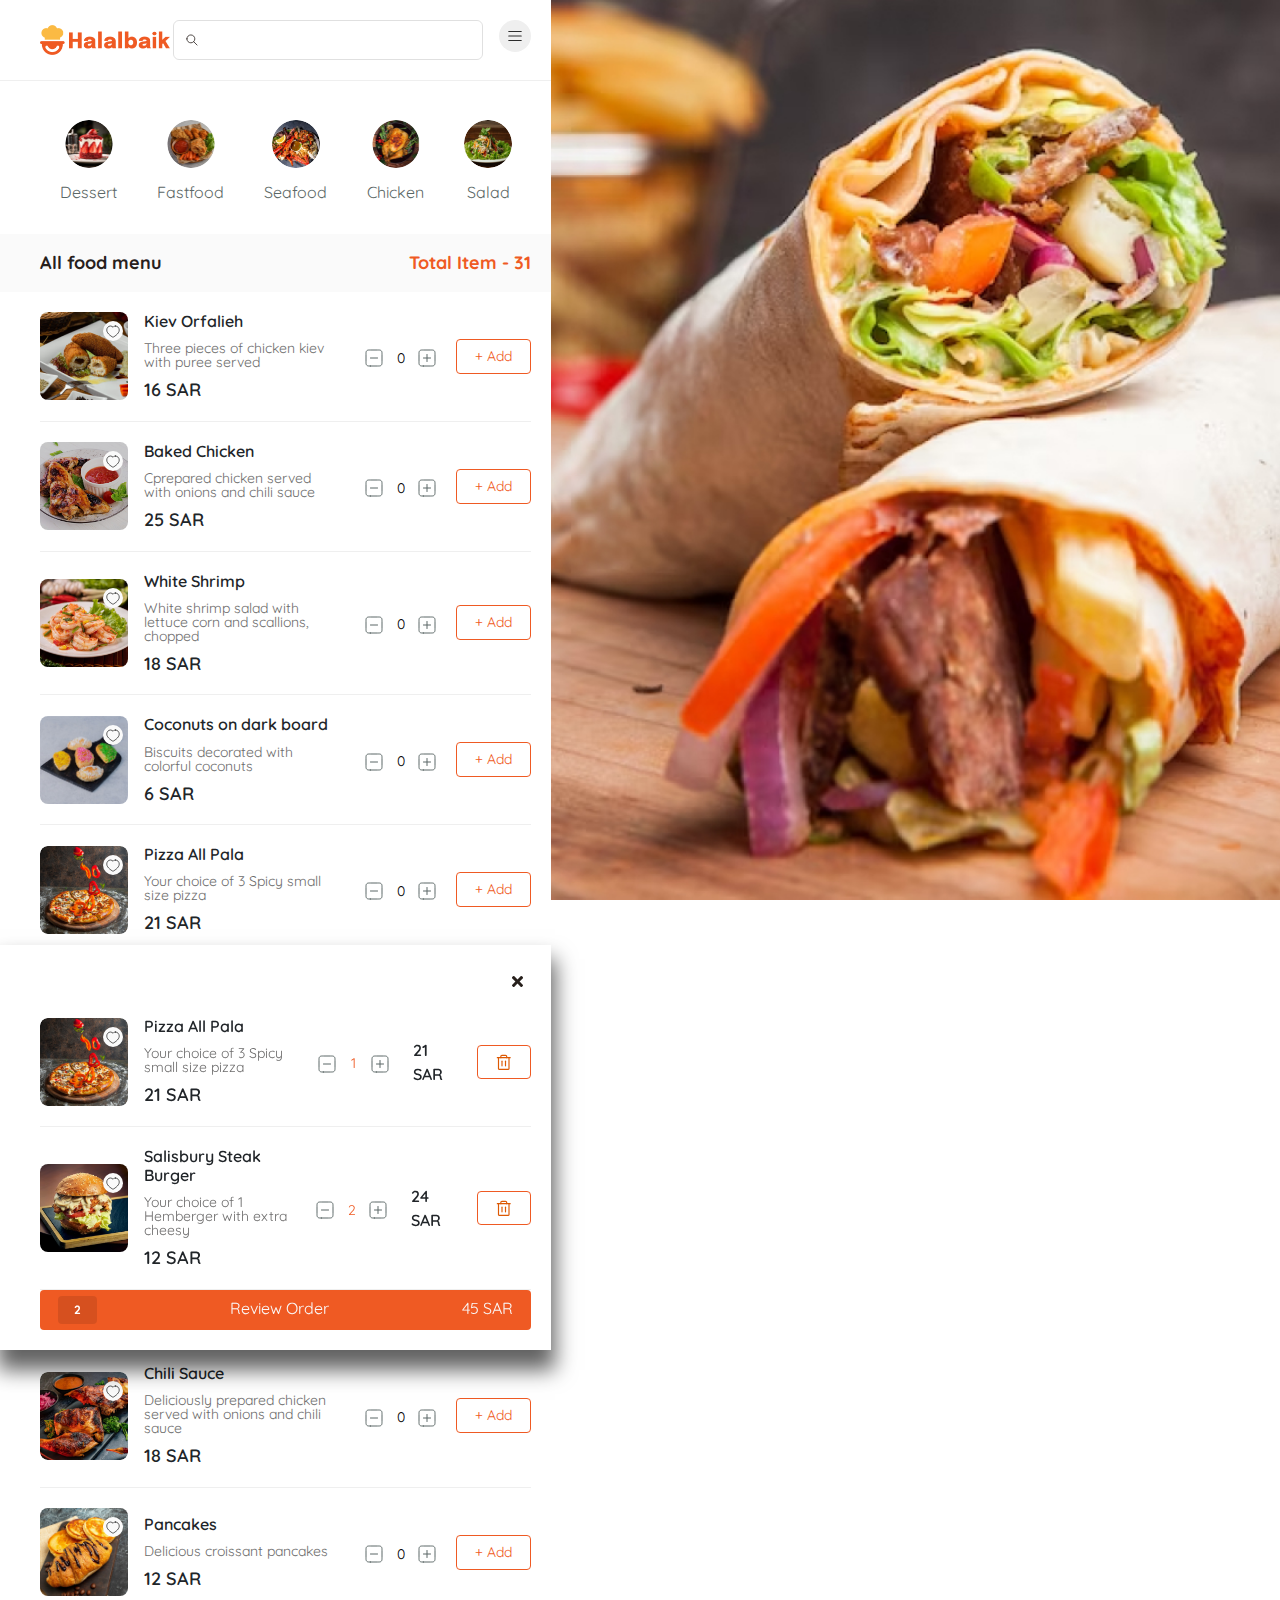
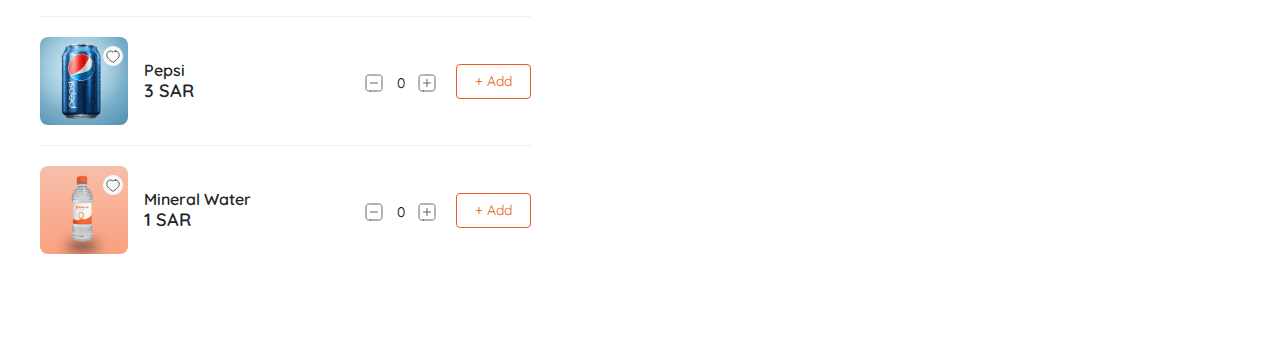
<file: index.html>
<!DOCTYPE html>
<html lang="en">
<head>
    <meta charset="UTF-8">
    <meta name="viewport" content="width=device-width, initial-scale=1.0">
    <link rel="shortcut icon" href="./assets/img/fav-icon.png" type="image/x-icon">
    <title>Halalbaik</title>

    <link rel="stylesheet" href="./assets/lib/bootstrap/css/bootstrap.min.css">
    <link rel="stylesheet" href="./assets/lib/fontawesome/css/all.min.css">
    <link rel="stylesheet" href="./assets/css/style.css">

</head>
<body>
    
    <main>
        <div class="d-flex">
            <div class="col-left pe-0" >
                <div class="main-left-side-area ">
                    <header class="header bb">
                        <div class="container-min">
                            <div class="d-flex align-items-center justify-content-between">
                                <div class="logo">
                                    <a href="index.html">
                                        <img src="./assets/img/logo.png" alt="Halalbaik">
                                    </a>
                                </div>
                                <div class="search-menu d-flex">
                                    <div class="search-box">
                                        <img src="./assets/img/icons/search.svg" alt="Search Icon">
                                        <input type="text" class="input">
                                    </div>
                                    <div class="menu ps-3">
                                        <img src="./assets/img/icons/menu-button.svg" class="default-menu-image" alt="Menu Button">
                                        <img src="./assets/img/icons/menu-button-close.svg" class="active-menu-image d-none" alt="Menu Button">

                                        <div class="menus">
                                            <ul class="menu-items">
                                                <li class="mb-3 pb-3 bb">
                                                    <a href="index.html" class="text-decoration-none fw-bold color-b hover-color-a transition-ease-3s">Home</a>
                                                </li>
                                                <!-- <li class="mb-3 pb-3 bb">
                                                    <a href="./cart.html" class="text-decoration-none fw-bold color-b hover-color-a transition-ease-3s">My Cart <span class="badge rounded-pill bg-base-1 color-a py-2 px-3 ms-3">02</span></a>
                                                </li> -->
                                                <!-- <li class="mb-3 pb-3 bb">
                                                    <a href="./orders.html" class="text-decoration-none fw-bold color-b hover-color-a transition-ease-3s">My Order  <span class="badge rounded-pill bg-base-1 color-a py-2 px-3 ms-3">03</span></a>
                                                </li> -->
                                                <li class="mb-3 pb-3 bb">
                                                    <a href="./favourite.html" class="text-decoration-none fw-bold color-b hover-color-a transition-ease-3s">Favourites</a>
                                                </li>
                                                <li class="mb-3 pb-3 bb">
                                                    <a href="./about.html" class="text-decoration-none fw-bold color-b hover-color-a transition-ease-3s">About</a>
                                                </li>
                                                <li class="mb-3 pb-3 bb">
                                                    <a href="./reservation.html" class="text-decoration-none fw-bold color-b hover-color-a transition-ease-3s">Reservation</a>
                                                </li>
                                                <li class="mb-3 pb-3 bb">
                                                    <a href="contact.html" class="text-decoration-none fw-bold color-b hover-color-a transition-ease-3s">Contact</a>
                                                </li>
                                                <li class="mb-3 pb-3">
                                                    <a href="./login.html" class="text-decoration-none fw-bold color-b hover-color-a transition-ease-3s">Login</a>
                                                </li>
                                            </ul>
                                        </div>

                                    </div>
                                </div>
                            </div>
                        </div>
                    </header>

                    <section class="menu-categories-section">
                        <div class="container-min">
                            <div class="menu-category-container">
                                <div class="single-category">
                                    <a href="./dessert.html" class="text-decoration-none">
                                        <img src="./assets/img/category-images/dessert.png" alt="Dessert Image">
                                        <p>Dessert</p>
                                    </a>
                                </div>
                                <div class="single-category">
                                    <a href="./fastfood.html" class="text-decoration-none">
                                        <img src="./assets/img/category-images/fastfood.png" alt="Fasfood Image">
                                        <p>Fastfood</p>
                                    </a>
                                </div>
                                <div class="single-category">
                                    <a href="./seafood.html" class="text-decoration-none">
                                        <img src="./assets/img/category-images/seafood.png" alt="Seafood Image">
                                        <p>Seafood</p>
                                    </a>
                                </div>
                                <div class="single-category">
                                    <a href="./chicken.html" class="text-decoration-none">
                                        <img src="./assets/img/category-images/chicken.png" alt="Chicken Image">
                                        <p>Chicken</p>
                                    </a>
                                </div>
                                <div class="single-category">
                                    <a href="./salad.html" class="text-decoration-none">
                                        <img src="./assets/img/category-images/salad.png" alt="Salad Image">
                                        <p>Salad </p>
                                    </a>
                                </div>
                                <div class="single-category">
                                    <a href="./drinks.html" class="text-decoration-none">
                                        <img src="./assets/img/category-images/drinks.png" alt="Drinks Image">
                                        <p>Drinks</p>
                                    </a>
                                </div>
                                
                            </div>
                        </div>
                    </section>


                    <!-- Menu Food Overview -->
                    <section class="food-menu-section">
                        <div class="menu-header">
                            <div class="container-min d-flex justify-content-between align-items-center">
                                <p class="color-b">All food menu</p>
                                <p class="color-a">Total Item - 31</p>
                            </div>
                            
                        </div>
                    </section>

                    <!-- Menu Categories Food -->
                    <section class="menu-items-food">
                        <div class="container-min">
                            <div class="food-items-container">

                                <div class="single-food d-flex align-items-center justify-content-between">
                                    <div class="food-left-side d-flex align-items-center">
                                        <div class="food-img">
                                            <img src="./assets/img/foods/kibbeh-orfalieh.png" alt="Kibbeh Orfalieh">
                                            <div class="favoutite-icons-container">
                                                <img src="./assets/img/icons/heart-icon.svg" class="favourite-icon" alt="Favourite Icon">
                                                <img src="./assets/img/icons/heart-active.svg" class="favourite-icon active-icon d-none" alt="Favourite Icon">
                                            </div>
                                        </div>
                                        <div class="ms-3">
                                            <h4>Kiev Orfalieh</h4>
                                            <p>Three pieces of chicken kiev with puree served</p>
                                            <h3>16 SAR</h3>
                                        </div>
                                    </div>
                                    <div class="food-action-side d-flex align-items-center">
                                        <div class="wrap-quantity-button d-flex align-items-center">
                                            <div id="sub" class="sub">
                                                <img src="./assets/img/icons/minus-icon-border.svg" alt="Minus Icon">
                                            </div>
                                            <input class="count" type="text" id="0" value="0" min="0" max="100" />
                                            <div id="add" class="add">
                                                <img src="./assets/img/icons/plus-icon-border.svg" alt="Plus Icon">
                                            </div>
                                        </div>
                                        <div class="add-to-cart">
                                            <button class="cart-add button button-a">+ Add</button>
                                        </div>
                                    </div>
                                </div>
                                
                                <div class="single-food d-flex align-items-center justify-content-between">
                                    <div class="food-left-side d-flex align-items-center">
                                        <div class="food-img">
                                            <img src="./assets/img/foods/baked-chicken.png" alt="Baked chicken">
                                            <div class="favoutite-icons-container">
                                                <img src="./assets/img/icons/heart-icon.svg" class="favourite-icon" alt="Favourite Icon">
                                                <img src="./assets/img/icons/heart-active.svg" class="favourite-icon active-icon d-none" alt="Favourite Icon">
                                            </div>
                                        </div>
                                        <div class="ms-3">
                                            <h4>Baked Chicken</h4>
                                            <p>Cprepared chicken served with onions and chili sauce</p>
                                            <h3>25 SAR</h3>
                                        </div>
                                    </div>
                                    <div class="food-action-side d-flex align-items-center">
                                        <div class="wrap-quantity-button d-flex align-items-center">
                                            <div id="sub" class="sub">
                                                <img src="./assets/img/icons/minus-icon-border.svg" alt="Minus Icon">
                                            </div>
                                            <input class="count" type="text" id="0" value="0" min="0" max="100" />
                                            <div id="add" class="add">
                                                <img src="./assets/img/icons/plus-icon-border.svg" alt="Plus Icon">
                                            </div>
                                        </div>
                                        <div class="add-to-cart">
                                            <button class="cart-add button button-a">+ Add</button>
                                        </div>
                                    </div>
                                </div>

                                <div class="single-food d-flex align-items-center justify-content-between">
                                    <div class="food-left-side d-flex align-items-center">
                                        <div class="food-img">
                                            <img src="./assets/img/foods/white-shrimps.png" alt="White Shrimps">
                                            <div class="favoutite-icons-container">
                                                <img src="./assets/img/icons/heart-icon.svg" class="favourite-icon" alt="Favourite Icon">
                                                <img src="./assets/img/icons/heart-active.svg" class="favourite-icon active-icon d-none" alt="Favourite Icon">
                                            </div>
                                        </div>
                                        <div class="ms-3">
                                            <h4>White Shrimp</h4>
                                            <p>White shrimp salad with lettuce corn and scallions, chopped</p>
                                            <h3>18 SAR</h3>
                                        </div>
                                    </div>
                                    <div class="food-action-side d-flex align-items-center">
                                        <div class="wrap-quantity-button d-flex align-items-center">
                                            <div id="sub" class="sub">
                                                <img src="./assets/img/icons/minus-icon-border.svg" alt="Minus Icon">
                                            </div>
                                            <input class="count" type="text" id="0" value="0" min="0" max="100" />
                                            <div id="add" class="add">
                                                <img src="./assets/img/icons/plus-icon-border.svg" alt="Plus Icon">
                                            </div>
                                        </div>
                                        <div class="add-to-cart">
                                            <button class="cart-add button button-a">+ Add</button>
                                        </div>
                                    </div>
                                </div>

                                <div class="single-food d-flex align-items-center justify-content-between">
                                    <div class="food-left-side d-flex align-items-center">
                                        <div class="food-img">
                                            <img src="./assets/img/foods/coconuts-on-dark-board.png" alt="coconuts-on-dark-board">
                                            <div class="favoutite-icons-container">
                                                <img src="./assets/img/icons/heart-icon.svg" class="favourite-icon" alt="Favourite Icon">
                                                <img src="./assets/img/icons/heart-active.svg" class="favourite-icon active-icon d-none" alt="Favourite Icon">
                                            </div>
                                        </div>
                                        <div class="ms-3">
                                            <h4>Coconuts on dark board</h4>
                                            <p>Biscuits decorated with colorful coconuts</p>
                                            <h3>6 SAR</h3>
                                        </div>
                                    </div>
                                    <div class="food-action-side d-flex align-items-center">
                                        <div class="wrap-quantity-button d-flex align-items-center">
                                            <div id="sub" class="sub">
                                                <img src="./assets/img/icons/minus-icon-border.svg" alt="Minus Icon">
                                            </div>
                                            <input class="count" type="text" id="0" value="0" min="0" max="100" />
                                            <div id="add" class="add">
                                                <img src="./assets/img/icons/plus-icon-border.svg" alt="Plus Icon">
                                            </div>
                                        </div>
                                        <div class="add-to-cart">
                                            <button class="cart-add button button-a">+ Add</button>
                                        </div>
                                    </div>
                                </div>

                                <div class="single-food d-flex align-items-center justify-content-between">
                                    <div class="food-left-side d-flex align-items-center">
                                        <div class="food-img">
                                            <img src="./assets/img/foods/pizza-all-pala.png" alt="Pizza All Pala">
                                            <div class="favoutite-icons-container">
                                                <img src="./assets/img/icons/heart-icon.svg" class="favourite-icon" alt="Favourite Icon">
                                                <img src="./assets/img/icons/heart-active.svg" class="favourite-icon active-icon d-none" alt="Favourite Icon">
                                            </div>
                                        </div>
                                        <div class="ms-3">
                                            <h4>Pizza All Pala</h4>
                                            <p>Your choice of 3 Spicy small size pizza</p>
                                            <h3>21 SAR</h3>
                                        </div>
                                    </div>
                                    <div class="food-action-side d-flex align-items-center">
                                        <div class="wrap-quantity-button d-flex align-items-center">
                                            <div id="sub" class="sub">
                                                <img src="./assets/img/icons/minus-icon-border.svg" alt="Minus Icon">
                                            </div>
                                            <input class="count" type="text" id="0" value="0" min="0" max="100" />
                                            <div id="add" class="add">
                                                <img src="./assets/img/icons/plus-icon-border.svg" alt="Plus Icon">
                                            </div>
                                        </div>
                                        <div class="add-to-cart">
                                            <button class="cart-add button button-a">+ Add</button>
                                        </div>
                                    </div>
                                </div>

                                <div class="single-food d-flex align-items-center justify-content-between">
                                    <div class="food-left-side d-flex align-items-center">
                                        <div class="food-img">
                                            <img src="./assets/img/foods/juicy-lucy-burger.png" alt="juicy-lucy-burger">
                                            <div class="favoutite-icons-container">
                                                <img src="./assets/img/icons/heart-icon.svg" class="favourite-icon" alt="Favourite Icon">
                                                <img src="./assets/img/icons/heart-active.svg" class="favourite-icon active-icon d-none" alt="Favourite Icon">
                                            </div>
                                        </div>
                                        <div class="ms-3">
                                            <h4>Juicy Lucy Burger</h4>
                                            <p>Your choice of 2 bread small size burger</p>
                                            <h3>18 SAR</h3>
                                        </div>
                                    </div>
                                    <div class="food-action-side d-flex align-items-center">
                                        <div class="wrap-quantity-button d-flex align-items-center">
                                            <div id="sub" class="sub">
                                                <img src="./assets/img/icons/minus-icon-border.svg" alt="Minus Icon">
                                            </div>
                                            <input class="count" type="text" id="0" value="0" min="0" max="100" />
                                            <div id="add" class="add">
                                                <img src="./assets/img/icons/plus-icon-border.svg" alt="Plus Icon">
                                            </div>
                                        </div>
                                        <div class="add-to-cart">
                                            <button class="cart-add button button-a">+ Add</button>
                                        </div>
                                    </div>
                                </div>

                                <div class="single-food d-flex align-items-center justify-content-between">
                                    <div class="food-left-side d-flex align-items-center">
                                        <div class="food-img">
                                            <img src="./assets/img/foods/caprese-salad.png" alt="Caprese Salad">
                                            <div class="favoutite-icons-container">
                                                <img src="./assets/img/icons/heart-icon.svg" class="favourite-icon" alt="Favourite Icon">
                                                <img src="./assets/img/icons/heart-active.svg" class="favourite-icon active-icon d-none" alt="Favourite Icon">
                                            </div>
                                        </div>
                                        <div class="ms-3">
                                            <h4>Caprese Salad</h4>
                                            <p>Apples, celery, grapes, and walnuts in a mayonnaise.</p>
                                            <h3>8 SAR</h3>
                                        </div>
                                    </div>
                                    <div class="food-action-side d-flex align-items-center">
                                        <div class="wrap-quantity-button d-flex align-items-center">
                                            <div id="sub" class="sub">
                                                <img src="./assets/img/icons/minus-icon-border.svg" alt="Minus Icon">
                                            </div>
                                            <input class="count" type="text" id="0" value="0" min="0" max="100" />
                                            <div id="add" class="add">
                                                <img src="./assets/img/icons/plus-icon-border.svg" alt="Plus Icon">
                                            </div>
                                        </div>
                                        <div class="add-to-cart">
                                            <button class="cart-add button button-a">+ Add</button>
                                        </div>
                                    </div>
                                </div>

                                <div class="single-food d-flex align-items-center justify-content-between">
                                    <div class="food-left-side d-flex align-items-center">
                                        <div class="food-img">
                                            <img src="./assets/img/foods/side-view-lula-kebab.png" alt="side-view-lula-kebab">
                                            <div class="favoutite-icons-container">
                                                <img src="./assets/img/icons/heart-icon.svg" class="favourite-icon" alt="Favourite Icon">
                                                <img src="./assets/img/icons/heart-active.svg" class="favourite-icon active-icon d-none" alt="Favourite Icon">
                                            </div>
                                        </div>
                                        <div class="ms-3">
                                            <h4>Side View of Lula Kebab</h4>
                                            <p>Grilled vegetables on lavash in a white plate</p>
                                            <h3>15 SAR</h3>
                                        </div>
                                    </div>
                                    <div class="food-action-side d-flex align-items-center">
                                        <div class="wrap-quantity-button d-flex align-items-center">
                                            <div id="sub" class="sub">
                                                <img src="./assets/img/icons/minus-icon-border.svg" alt="Minus Icon">
                                            </div>
                                            <input class="count" type="text" id="0" value="0" min="0" max="100" />
                                            <div id="add" class="add">
                                                <img src="./assets/img/icons/plus-icon-border.svg" alt="Plus Icon">
                                            </div>
                                        </div>
                                        <div class="add-to-cart">
                                            <button class="cart-add button button-a">+ Add</button>
                                        </div>
                                    </div>
                                </div>

                                <div class="single-food d-flex align-items-center justify-content-between">
                                    <div class="food-left-side d-flex align-items-center">
                                        <div class="food-img">
                                            <img src="./assets/img/foods/chili-sauce.png" alt="chili sauce">
                                            <div class="favoutite-icons-container">
                                                <img src="./assets/img/icons/heart-icon.svg" class="favourite-icon" alt="Favourite Icon">
                                                <img src="./assets/img/icons/heart-active.svg" class="favourite-icon active-icon d-none" alt="Favourite Icon">
                                            </div>
                                        </div>
                                        <div class="ms-3">
                                            <h4>Chili Sauce</h4>
                                            <p>Deliciously prepared chicken served with onions and chili sauce</p>
                                            <h3>18 SAR</h3>
                                        </div>
                                    </div>
                                    <div class="food-action-side d-flex align-items-center">
                                        <div class="wrap-quantity-button d-flex align-items-center">
                                            <div id="sub" class="sub">
                                                <img src="./assets/img/icons/minus-icon-border.svg" alt="Minus Icon">
                                            </div>
                                            <input class="count" type="text" id="0" value="0" min="0" max="100" />
                                            <div id="add" class="add">
                                                <img src="./assets/img/icons/plus-icon-border.svg" alt="Plus Icon">
                                            </div>
                                        </div>
                                        <div class="add-to-cart">
                                            <button class="cart-add button button-a">+ Add</button>
                                        </div>
                                    </div>
                                </div>

                                <div class="single-food d-flex align-items-center justify-content-between">
                                    <div class="food-left-side d-flex align-items-center">
                                        <div class="food-img">
                                            <img src="./assets/img/foods/pancakes.png" alt="Pancakes">
                                            <div class="favoutite-icons-container">
                                                <img src="./assets/img/icons/heart-icon.svg" class="favourite-icon" alt="Favourite Icon">
                                                <img src="./assets/img/icons/heart-active.svg" class="favourite-icon active-icon d-none" alt="Favourite Icon">
                                            </div>
                                        </div>
                                        <div class="ms-3">
                                            <h4>Pancakes</h4>
                                            <p>Delicious croissant pancakes</p>
                                            <h3>12 SAR</h3>
                                        </div>
                                    </div>
                                    <div class="food-action-side d-flex align-items-center">
                                        <div class="wrap-quantity-button d-flex align-items-center">
                                            <div id="sub" class="sub">
                                                <img src="./assets/img/icons/minus-icon-border.svg" alt="Minus Icon">
                                            </div>
                                            <input class="count" type="text" id="0" value="0" min="0" max="100" />
                                            <div id="add" class="add">
                                                <img src="./assets/img/icons/plus-icon-border.svg" alt="Plus Icon">
                                            </div>
                                        </div>
                                        <div class="add-to-cart">
                                            <button class="cart-add button button-a">+ Add</button>
                                        </div>
                                    </div>
                                </div>

                                <div class="single-food d-flex align-items-center justify-content-between">
                                    <div class="food-left-side d-flex align-items-center">
                                        <div class="food-img">
                                            <img src="./assets/img/foods/pepsi.png" alt="Pepsi">
                                            <div class="favoutite-icons-container">
                                                <img src="./assets/img/icons/heart-icon.svg" class="favourite-icon" alt="Favourite Icon">
                                                <img src="./assets/img/icons/heart-active.svg" class="favourite-icon active-icon d-none" alt="Favourite Icon">
                                            </div>
                                        </div>
                                        <div class="ms-3">
                                            <h4>Pepsi</h4>
                                            <h3>3 SAR</h3>
                                        </div>
                                    </div>
                                    <div class="food-action-side d-flex align-items-center">
                                        <div class="wrap-quantity-button d-flex align-items-center">
                                            <div id="sub" class="sub">
                                                <img src="./assets/img/icons/minus-icon-border.svg" alt="Minus Icon">
                                            </div>
                                            <input class="count" type="text" id="0" value="0" min="0" max="100" />
                                            <div id="add" class="add">
                                                <img src="./assets/img/icons/plus-icon-border.svg" alt="Plus Icon">
                                            </div>
                                        </div>
                                        <div class="add-to-cart">
                                            <button class="cart-add button button-a">+ Add</button>
                                        </div>
                                    </div>
                                </div>

                                <div class="single-food d-flex align-items-center justify-content-between">
                                    <div class="food-left-side d-flex align-items-center">
                                        <div class="food-img">
                                            <img src="./assets/img/foods/water.png" alt="Mineral Water">
                                            <div class="favoutite-icons-container">
                                                <img src="./assets/img/icons/heart-icon.svg" class="favourite-icon" alt="Favourite Icon">
                                                <img src="./assets/img/icons/heart-active.svg" class="favourite-icon active-icon d-none" alt="Favourite Icon">
                                            </div>
                                        </div>
                                        <div class="ms-3">
                                            <h4>Mineral Water</h4>
                                            <h3>1 SAR</h3>
                                        </div>
                                    </div>
                                    <div class="food-action-side d-flex align-items-center">
                                        <div class="wrap-quantity-button d-flex align-items-center">
                                            <div id="sub" class="sub">
                                                <img src="./assets/img/icons/minus-icon-border.svg" alt="Minus Icon">
                                            </div>
                                            <input class="count" type="text" id="0" value="0" min="0" max="100" />
                                            <div id="add" class="add">
                                                <img src="./assets/img/icons/plus-icon-border.svg" alt="Plus Icon">
                                            </div>
                                        </div>
                                        <div class="add-to-cart">
                                            <button class="cart-add button button-a">+ Add</button>
                                        </div>
                                    </div>
                                </div>


                            </div>
                        </div>
                    </section>


                    <section class="footer-buttons">
                        <div class="container-min">
                            <div class="text-end">
                                <a href="javascript:void(0)" class="close-cart"><i class="fa fa-times p-2 rounded-pill color-b hover-color-a"></i></a>
                            </div>
                            <div class="single-food d-flex align-items-center justify-content-between">
                                <div class="food-left-side d-flex align-items-center">
                                    <div class="food-img">
                                        <img src="./assets/img/foods/pizza-all-pala.png" alt="Pizza All Pala">
                                        <div class="favoutite-icons-container">
                                            <img src="./assets/img/icons/heart-icon.svg" class="favourite-icon" alt="Favourite Icon">
                                            <img src="./assets/img/icons/heart-active.svg" class="favourite-icon active-icon d-none" alt="Favourite Icon">
                                        </div>
                                    </div>
                                    <div class="ms-3">
                                        <h4>Pizza All Pala</h4>
                                        <p>Your choice of 3 Spicy small size pizza</p>
                                        <h3>21 SAR</h3>
                                    </div>
                                </div>
                                <div class="food-action-side d-flex align-items-center">
                                    <div class="wrap-quantity-button d-flex align-items-center">
                                        <div id="sub" class="sub">
                                            <img src="./assets/img/icons/minus-icon-border.svg" alt="Minus Icon">
                                        </div>
                                        <input class="count color-a" type="text" id="0" value="1" min="0" max="100" />
                                        <div id="add" class="add">
                                            <img src="./assets/img/icons/plus-icon-border.svg" alt="Plus Icon">
                                        </div>
                                    </div>
                                    <div class="ms-4 font-18 fw-semibold">
                                        21 SAR
                                    </div>
                                    <div class="add-to-cart ms-2">
                                        <button class="cart-add button button-a d-flex align-items-center justify-content-center py-2 has-img-hover-reverse">
                                            <img src="./assets/img/icons/delete.svg" alt="Delete Icon">
                                            <img src="./assets/img/icons/delete-white.svg" class="delete-white-icon d-none" alt="Delete Icon">
                                        </button>
                                    </div>
                                </div>
                            </div>

                            <div class="single-food d-flex align-items-center justify-content-between">
                                <div class="food-left-side d-flex align-items-center">
                                    <div class="food-img">
                                        <img src="./assets/img/foods/salisbury-stack-burger.png" alt="salisbury-stack-burger">
                                        <div class="favoutite-icons-container">
                                            <img src="./assets/img/icons/heart-icon.svg" class="favourite-icon" alt="Favourite Icon">
                                            <img src="./assets/img/icons/heart-active.svg" class="favourite-icon active-icon d-none" alt="Favourite Icon">
                                        </div>
                                    </div>
                                    <div class="ms-3">
                                        <h4>Salisbury Steak Burger</h4>
                                        <p>Your choice of 1 Hemberger with extra cheesy</p>
                                        <h3>12 SAR</h3>
                                    </div>
                                </div>
                                
                                <div class="food-action-side d-flex align-items-center">
                                    <div class="wrap-quantity-button d-flex align-items-center">
                                        <div id="sub" class="sub">
                                            <img src="./assets/img/icons/minus-icon-border.svg" alt="Minus Icon">
                                        </div>
                                        <input class="count color-a" type="text" id="0" value="2" min="0" max="100" />
                                        <div id="add" class="add">
                                            <img src="./assets/img/icons/plus-icon-border.svg" alt="Plus Icon">
                                        </div>
                                    </div>
                                    <div class="ms-4 font-18 fw-semibold">
                                        24 SAR
                                    </div>
                                    <div class="add-to-cart ms-2">
                                        <button class="cart-add button button-a d-flex align-items-center justify-content-center py-2 has-img-hover-reverse">
                                            <img src="./assets/img/icons/delete.svg" alt="Delete Icon">
                                            <img src="./assets/img/icons/delete-white.svg" class="delete-white-icon d-none" alt="Delete Icon">
                                        </button>
                                    </div>
                                </div>
                            </div>

                            <button class="button button-a-reverse full-width d-flex justify-content-between" data-bs-toggle="modal" data-bs-target="#exampleModal">
                                <span class="badge py-2 px-3 op-10p">2</span>
                                <span>Review Order</span>
                                <span>45 SAR</span>
                            </button>

                        </div>
                    </section>

                    <!-- Modal -->
                    <div class="modal fade" id="exampleModal" tabindex="-1" aria-labelledby="exampleModalLabel" aria-hidden="true">
                        <div class="modal-dialog modal-dialog-centered">
                            <div class="modal-content">
                                <div class="modal-header justify-content-end border-0">
                                    <div class="text-end">
                                        <a href="javascript:void(0)" data-bs-dismiss="modal" aria-label="Close"><i class="fa fa-times p-2 rounded-pill color-b hover-color-a"></i></a>
                                    </div>
                                <!-- <button type="button" class="btn-close" data-bs-dismiss="modal" aria-label="Close"></button> -->
                                </div>
                                <div class="modal-body pt-0">
                                    <ul class="nav nav-pills mb-3" id="pills-tab" role="tablist">
                                        <li class="nav-item w-50p" role="presentation">
                                          <button class="py-3 nav-link order-method-tab full-width active color-b fw-semibold hover-color-a" id="pills-delivery-tab" data-bs-toggle="pill" data-bs-target="#pills-delivery" type="button" role="tab" aria-controls="pills-delivery" aria-selected="true">Delivery</button>
                                        </li>
                                        <li class="w-50p " role="presentation">
                                          <button class="py-3 nav-link order-method-tab full-width color-b fw-semibold hover-color-a" id="pills-pickup-tab" data-bs-toggle="pill" data-bs-target="#pills-pickup" type="button" role="tab" aria-controls="pills-pickup" aria-selected="false">Pickup</button>
                                        </li>
                                    </ul>

                                    <div class="tab-content" id="pills-tabContent">
                                        <div class="tab-pane fade show active" id="pills-delivery" role="tabpanel" aria-labelledby="pills-delivery-tab" tabindex="0">
                                            
                                            <div class="accordion accordion-flush" id="accordionFlushExample">
                                                <div class="accordion-item">
                                                  <h2 class="accordion-header" id="flush-headingOne">
                                                    <button class="accordion-button collapsed" type="button" data-bs-toggle="collapse" data-bs-target="#flush-collapseOne" aria-expanded="false" aria-controls="flush-collapseOne">
                                                      Accordion Item #1
                                                    </button>
                                                  </h2>
                                                  <div id="flush-collapseOne" class="accordion-collapse collapse" aria-labelledby="flush-headingOne" data-bs-parent="#accordionFlushExample">
                                                    <div class="accordion-body">Placeholder content for this accordion, which is intended to demonstrate the <code>.accordion-flush</code> class. This is the first item's accordion body.</div>
                                                  </div>
                                                </div>

                                                <div class="accordion-item">
                                                  <h2 class="accordion-header" id="flush-headingTwo">
                                                    <button class="accordion-button collapsed" type="button" data-bs-toggle="collapse" data-bs-target="#flush-collapseTwo" aria-expanded="false" aria-controls="flush-collapseTwo">
                                                      Accordion Item #2
                                                    </button>
                                                  </h2>
                                                  <div id="flush-collapseTwo" class="accordion-collapse collapse" aria-labelledby="flush-headingTwo" data-bs-parent="#accordionFlushExample">
                                                    <div class="accordion-body">Placeholder content for this accordion, which is intended to demonstrate the <code>.accordion-flush</code> class. This is the second item's accordion body. Let's imagine this being filled with some actual content.</div>
                                                  </div>
                                                </div>
                                              </div>



                                        </div>
                                        <div class="tab-pane fade" id="pills-pickup" role="tabpanel" aria-labelledby="pills-pickup-tab" tabindex="0">
                                            Pickup Address
                                        </div>
                                    </div>

                                </div>
                                
                            </div>
                        </div>
                    </div>

                </div>
            </div>
            <div class="col-right">
                <div class="main-right-side-area">
                    <div class="right-area-dynamic-image" style="background: url(./assets/img/main-right-image.jpg);"></div>
                </div>
            </div>
        </div>
    </main>

   


</body>

<script src="./assets/lib/jquery/jquery.min.js"></script>
<script src="./assets/lib/bootstrap/js/bootstrap.bundle.js"></script>
<script src="./assets/js/app.js"></script>


</html>
</file>
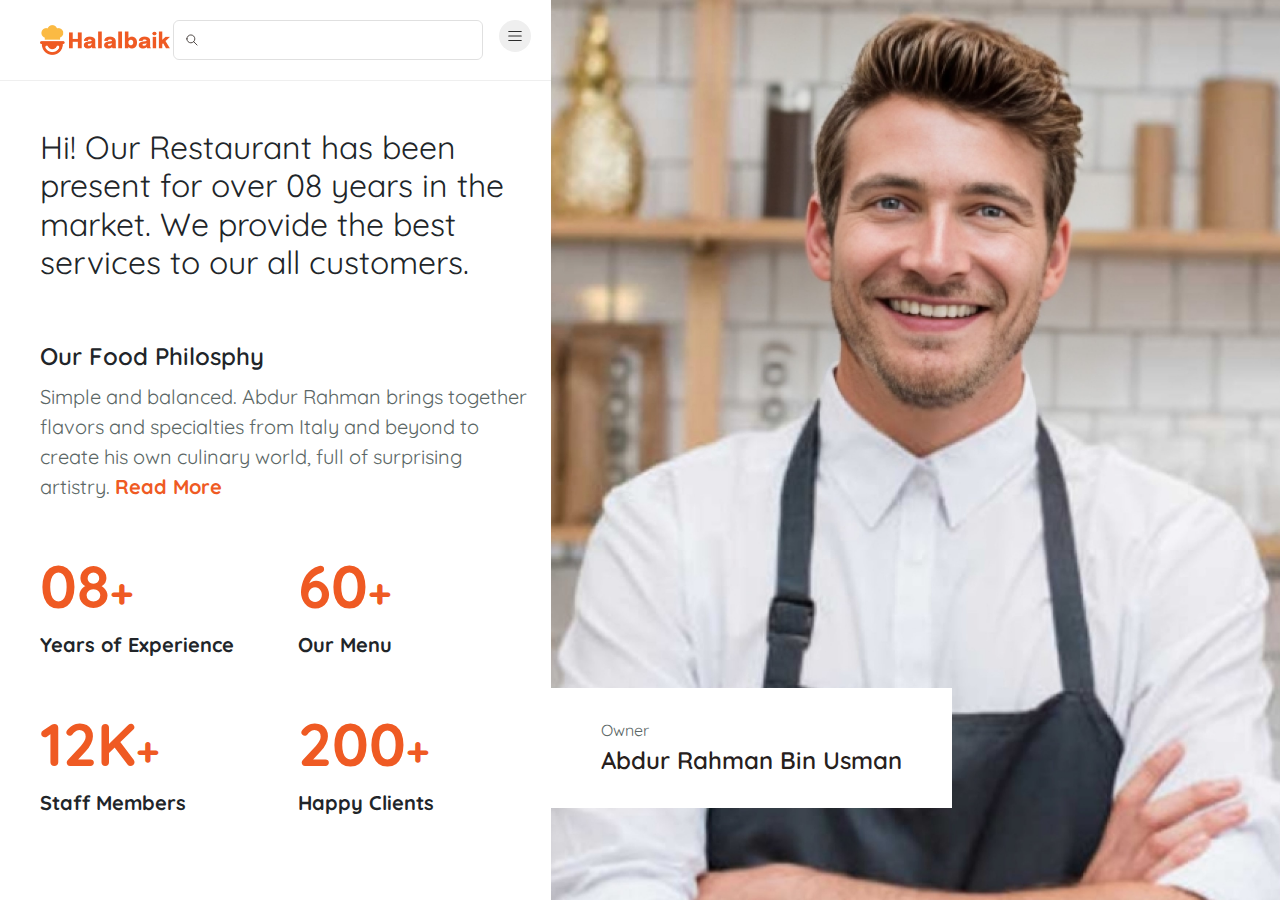
<file: about.html>
<!DOCTYPE html>
<html lang="en">
<head>
    <meta charset="UTF-8">
    <meta name="viewport" content="width=device-width, initial-scale=1.0">
    <link rel="shortcut icon" href="./assets/img/fav-icon.png" type="image/x-icon">
    <title>About us - Halalbaik</title>

    <link rel="stylesheet" href="./assets/lib/bootstrap/css/bootstrap.min.css">
    <link rel="stylesheet" href="./assets/lib/fontawesome/css/all.min.css">
    <link rel="stylesheet" href="./assets/css/style.css">

</head>
<body>
    
    <main>
        <div class="d-flex position-relative">
            <div class="col-left pe-0" >
                <div class="main-left-side-area ">
                    <header class="header bb">
                        <div class="container-min">
                            <div class="d-flex align-items-center justify-content-between">
                                <div class="logo">
                                    <a href="index.html">
                                        <img src="./assets/img/logo.png" alt="Halalbaik">
                                    </a>
                                </div>
                                <div class="search-menu d-flex">
                                    <div class="search-box">
                                        <img src="./assets/img/icons/search.svg" alt="Search Icon">
                                        <input type="text" class="input">
                                    </div>
                                    <div class="menu ps-3">
                                        <img src="./assets/img/icons/menu-button.svg" class="default-menu-image" alt="Menu Button">
                                        <img src="./assets/img/icons/menu-button-close.svg" class="active-menu-image d-none" alt="Menu Button">

                                        <div class="menus">
                                            <ul class="menu-items">
                                                <li class="mb-3 pb-3 bb">
                                                    <a href="index.html" class="text-decoration-none fw-bold color-b hover-color-a transition-ease-3s">Home</a>
                                                </li>
                                                <!-- <li class="mb-3 pb-3 bb">
                                                    <a href="./cart.html" class="text-decoration-none fw-bold color-b hover-color-a transition-ease-3s">My Cart <span class="badge rounded-pill bg-base-1 color-a py-2 px-3 ms-3">02</span></a>
                                                </li> -->
                                                <!-- <li class="mb-3 pb-3 bb">
                                                    <a href="./orders.html" class="text-decoration-none fw-bold color-b hover-color-a transition-ease-3s">My Order  <span class="badge rounded-pill bg-base-1 color-a py-2 px-3 ms-3">03</span></a>
                                                </li> -->
                                                <li class="mb-3 pb-3 bb">
                                                    <a href="./favourite.html" class="text-decoration-none fw-bold color-b hover-color-a transition-ease-3s">Favourites</a>
                                                </li>
                                                <li class="mb-3 pb-3 bb">
                                                    <a href="./about.html" class="text-decoration-none fw-bold color-b hover-color-a transition-ease-3s color-a-active">About</a>
                                                </li>
                                                <li class="mb-3 pb-3 bb">
                                                    <a href="./reservation.html" class="text-decoration-none fw-bold color-b hover-color-a transition-ease-3s">Reservation</a>
                                                </li>
                                                <li class="mb-3 pb-3 bb">
                                                    <a href="contact.html" class="text-decoration-none fw-bold color-b hover-color-a transition-ease-3s">Contact</a>
                                                </li>
                                                <li class="mb-3 pb-3">
                                                    <a href="./login.html" class="text-decoration-none fw-bold color-b hover-color-a transition-ease-3s">Login</a>
                                                </li>
                                            </ul>
                                        </div>

                                    </div>
                                </div>
                            </div>
                        </div>
                    </header>
                    <section class="spacer-top"></section>
                    <section class="contact-section pt-5">
                        <div class="container-min">
                            <h1 class="fs-2 fw-normal">Hi! Our Restaurant has been present for over 08 years in the  market. We provide the best services to our all customers.</h1>
                            <div class="py-5">
                                <p class="fw-semibold fs-4 pb-2">Our Food Philosphy</p>
                                <span class="color-paragraph fs-5">Simple and balanced. Abdur Rahman brings together flavors and specialties from Italy and beyond to create his own culinary world, full of surprising artistry. <span class="color-a fw-bold">Read More</span></span>
                            </div>

                            <div class="about-over-view-container">
                                <div class="row">
                                    <div class="col-6 mb-5">
                                        <h4 class=" fw-bold font-60 color-a">08<span class=fs-1>+</span></h4>
                                        <p class="fs-5 fw-bold">Years of Experience</p>
                                    </div>
                                    <div class="col-6 mb-5">
                                        <h4 class=" fw-bold font-60 color-a">60<span class=fs-1>+</span></h4>
                                        <p class="fs-5 fw-bold">Our Menu</p>
                                    </div>
                                    <div class="col-6">
                                        <h4 class=" fw-bold font-60 color-a">12K<span class=fs-1>+</span></h4>
                                        <p class="fs-5 fw-bold">Staff Members</p>
                                    </div>
                                    <div class="col-6">
                                        <h4 class=" fw-bold font-60 color-a">200<span class=fs-1>+</span></h4>
                                        <p class="fs-5 fw-bold">Happy Clients</p>
                                    </div>
                                </div>
                            </div>

                        </div>
                    </section>
                    

                </div>
            </div>
            <div class="col-right">
                <div class="main-right-side-area">
                    <div class="right-area-dynamic-image" style="background: url('./assets/img/about-right-side-area.jpg')"></div>
                </div>
                
            </div>

            <div class="has-right-items-overly bg-white position-absolute">
                <span class="color-paragraph">Owner</span>
                <p class="color-b fs-4 fw-semibold">Abdur Rahman Bin Usman</p>
            </div>

        </div>
    </main>

   


</body>

<script src="./assets/lib/jquery/jquery.min.js"></script>
<script src="./assets/js/app.js"></script>


</html>
</file>
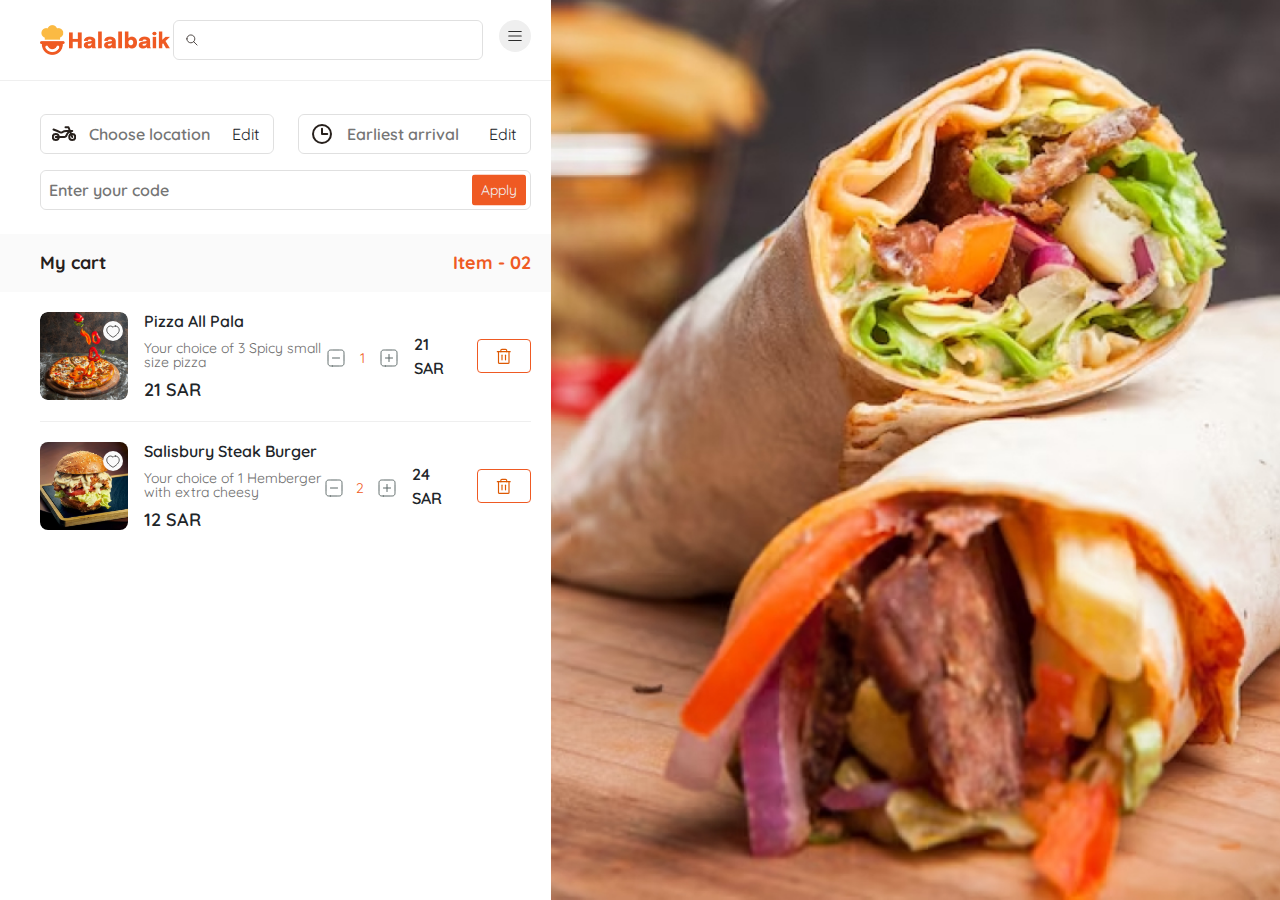
<file: cart.html>
<!DOCTYPE html>
<html lang="en">
<head>
    <meta charset="UTF-8">
    <meta name="viewport" content="width=device-width, initial-scale=1.0">
    <link rel="shortcut icon" href="./assets/img/fav-icon.png" type="image/x-icon">
    <title>My Cart Items - Halalbaik</title>

    <link rel="stylesheet" href="./assets/lib/bootstrap/css/bootstrap.min.css">
    <link rel="stylesheet" href="./assets/lib/fontawesome/css/all.min.css">
    <link rel="stylesheet" href="./assets/css/style.css">

</head>
<body>
    
    <main>
        <div class="d-flex">
            <div class="col-left pe-0" >
                <div class="main-left-side-area ">
                    <header class="header bb">
                        <div class="container-min">
                            <div class="d-flex align-items-center justify-content-between">
                                <div class="logo">
                                    <a href="index.html">
                                        <img src="./assets/img/logo.png" alt="Halalbaik">
                                    </a>
                                </div>
                                <div class="search-menu d-flex">
                                    <div class="search-box">
                                        <img src="./assets/img/icons/search.svg" alt="Search Icon">
                                        <input type="text" class="input">
                                    </div>
                                    <div class="menu ps-3">
                                        <img src="./assets/img/icons/menu-button.svg" class="default-menu-image" alt="Menu Button">
                                        <img src="./assets/img/icons/menu-button-close.svg" class="active-menu-image d-none" alt="Menu Button">

                                        <div class="menus">
                                            <ul class="menu-items">
                                                <li class="mb-3 pb-3 bb">
                                                    <a href="index.html" class="text-decoration-none fw-bold color-b hover-color-a transition-ease-3s">Home</a>
                                                </li>
                                                <!-- <li class="mb-3 pb-3 bb">
                                                    <a href="./cart.html" class="text-decoration-none fw-bold color-b hover-color-a transition-ease-3s color-a-active">My Cart <span class="badge rounded-pill bg-base-1 color-a py-2 px-3 ms-3">02</span></a>
                                                </li>
                                                <li class="mb-3 pb-3 bb">
                                                    <a href="./orders.html" class="text-decoration-none fw-bold color-b hover-color-a transition-ease-3s ">My Order  <span class="badge rounded-pill bg-base-1 color-a py-2 px-3 ms-3">03</span></a>
                                                </li> -->
                                                <li class="mb-3 pb-3 bb">
                                                    <a href="./favourite.html" class="text-decoration-none fw-bold color-b hover-color-a transition-ease-3s">Favourites</a>
                                                </li>
                                                <li class="mb-3 pb-3 bb">
                                                    <a href="./about.html" class="text-decoration-none fw-bold color-b hover-color-a transition-ease-3s">About</a>
                                                </li>
                                                <li class="mb-3 pb-3 bb">
                                                    <a href="./reservation.html" class="text-decoration-none fw-bold color-b hover-color-a transition-ease-3s">Reservation</a>
                                                </li>
                                                <li class="mb-3 pb-3 bb">
                                                    <a href="contact.html" class="text-decoration-none fw-bold color-b hover-color-a transition-ease-3s">Contact</a>
                                                </li>
                                                <li class="mb-3 pb-3">
                                                    <a href="./login.html" class="text-decoration-none fw-bold color-b hover-color-a transition-ease-3s">Login</a>
                                                </li>
                                            </ul>
                                        </div>

                                    </div>
                                </div>
                            </div>
                        </div>
                    </header>

                    <section class="menu-categories-section">
                        <div class="container-min">
                            <div class="row py-4">
                                <div class="col-md-6 mb-3">
                                    <div class="position-relative has-input-icon input-edit-option">
                                        <img src="./assets/img/icons/cycle.svg" alt="Sycle Icon">
                                        <input type="text" class="input fw-semibold ps-5" placeholder="Choose location">
                                        <span class="input-right-item position-absolute text">Edit</span>
                                    </div>
                                </div>
                                <div class="col-md-6 mb-3">
                                    <div class="position-relative has-input-icon input-edit-option">
                                        <img src="./assets/img/icons/clock.svg" alt="Sycle Icon">
                                        <input type="text" class="input fw-semibold ps-5" placeholder="Earliest arrival">
                                        <span class="input-right-item position-absolute text">Edit</span>
                                    </div>
                                </div>
                                <div class="col-md-12">
                                    <div class="position-relative input-edit-option">
                                        <input type="text" class="input fw-semibold px-2 " placeholder="Enter your code">
                                        <button class="btn bg-a color-base-1 position-absolute btn-sm input-right-item">Apply</button>
                                    </div>
                                </div>
                            </div>
                        </div>
                    </section>
                    <section class="food-menu-section">
                        <div class="menu-header">
                            <div class="container-min d-flex justify-content-between align-items-center">
                                <p class="color-b">My cart</p>
                                <p class="color-a">Item - 02</p>
                            </div>
                            
                        </div>
                    </section>
                    <section class="menu-items-food">
                        <div class="container-min">
                            <div class="food-items-container">
                                
                                <div class="single-food d-flex align-items-center justify-content-between">
                                    <div class="food-left-side d-flex align-items-center">
                                        <div class="food-img">
                                            <img src="./assets/img/foods/pizza-all-pala.png" alt="Pizza All Pala">
                                            <div class="favoutite-icons-container">
                                                <img src="./assets/img/icons/heart-icon.svg" class="favourite-icon active-icon" alt="Favourite Icon">
                                                <img src="./assets/img/icons/heart-active.svg" class="favourite-icon d-none" alt="Favourite Icon">
                                            </div>
                                        </div>
                                        <div class="ms-3">
                                            <h4>Pizza All Pala</h4>
                                            <p>Your choice of 3 Spicy small size pizza</p>
                                            <h3>21 SAR</h3>
                                        </div>
                                    </div>
                                    <div class="food-action-side d-flex align-items-center">
                                        <div class="wrap-quantity-button d-flex align-items-center">
                                            <div id="sub" class="sub">
                                                <img src="./assets/img/icons/minus-icon-border.svg" alt="Minus Icon">
                                            </div>
                                            <input class="count color-a" type="text" id="0" value="1" min="0" max="100" />
                                            <div id="add" class="add">
                                                <img src="./assets/img/icons/plus-icon-border.svg" alt="Plus Icon">
                                            </div>
                                        </div>
                                        <div class="ms-3 font-18 fw-semibold">
                                            21 SAR
                                        </div>
                                        <div class="add-to-cart">
                                            <button class="cart-add button button-a d-flex align-items-center justify-content-center py-2 has-img-hover-reverse">
                                                <img src="./assets/img/icons/delete.svg" alt="Delete Icon">
                                                <img src="./assets/img/icons/delete-white.svg" class="delete-white-icon d-none" alt="Delete Icon">
                                            </button>
                                        </div>
                                    </div>
                                </div>

                                <div class="single-food d-flex align-items-center justify-content-between">
                                    <div class="food-left-side d-flex align-items-center">
                                        <div class="food-img">
                                            <img src="./assets/img/foods/salisbury-stack-burger.png" alt="salisbury-stack-burger">
                                            <div class="favoutite-icons-container">
                                                <img src="./assets/img/icons/heart-icon.svg" class="favourite-icon" alt="Favourite Icon">
                                                <img src="./assets/img/icons/heart-active.svg" class="favourite-icon active-icon d-none" alt="Favourite Icon">
                                            </div>
                                        </div>
                                        <div class="ms-3">
                                            <h4>Salisbury Steak Burger</h4>
                                            <p>Your choice of 1 Hemberger with extra cheesy</p>
                                            <h3>12 SAR</h3>
                                        </div>
                                    </div>
                                    
                                    <div class="food-action-side d-flex align-items-center">
                                        <div class="wrap-quantity-button d-flex align-items-center">
                                            <div id="sub" class="sub">
                                                <img src="./assets/img/icons/minus-icon-border.svg" alt="Minus Icon">
                                            </div>
                                            <input class="count color-a" type="text" id="0" value="2" min="0" max="100" />
                                            <div id="add" class="add">
                                                <img src="./assets/img/icons/plus-icon-border.svg" alt="Plus Icon">
                                            </div>
                                        </div>
                                        <div class="ms-3 font-18 fw-semibold">
                                            24 SAR
                                        </div>
                                        <div class="add-to-cart">
                                            <button class="cart-add button button-a d-flex align-items-center justify-content-center py-2 has-img-hover-reverse">
                                                <img src="./assets/img/icons/delete.svg" alt="Delete Icon">
                                                <img src="./assets/img/icons/delete-white.svg" class="delete-white-icon d-none" alt="Delete Icon">
                                            </button>
                                        </div>
                                    </div>
                                </div>

                            </div>
                        </div>
                    </section>

                    <section class="footer-buttons">
                        <div class="container-min">
                            <button class="button button-a-reverse full-width d-flex justify-content-between">
                                <span class="badge py-2 px-3 op-10p">2</span>
                                <span>Review Order</span>
                                <span>45 SAR</span>
                            </button>
                        </div>
                    </section>

                </div>
            </div>
            <div class="col-right">
                <div class="main-right-side-area">
                    <div class="right-area-dynamic-image"></div>
                </div>
            </div>
        </div>
    </main>

   


</body>

<script src="./assets/lib/jquery/jquery.min.js"></script>
<script src="./assets/js/app.js"></script>


</html>
</file>
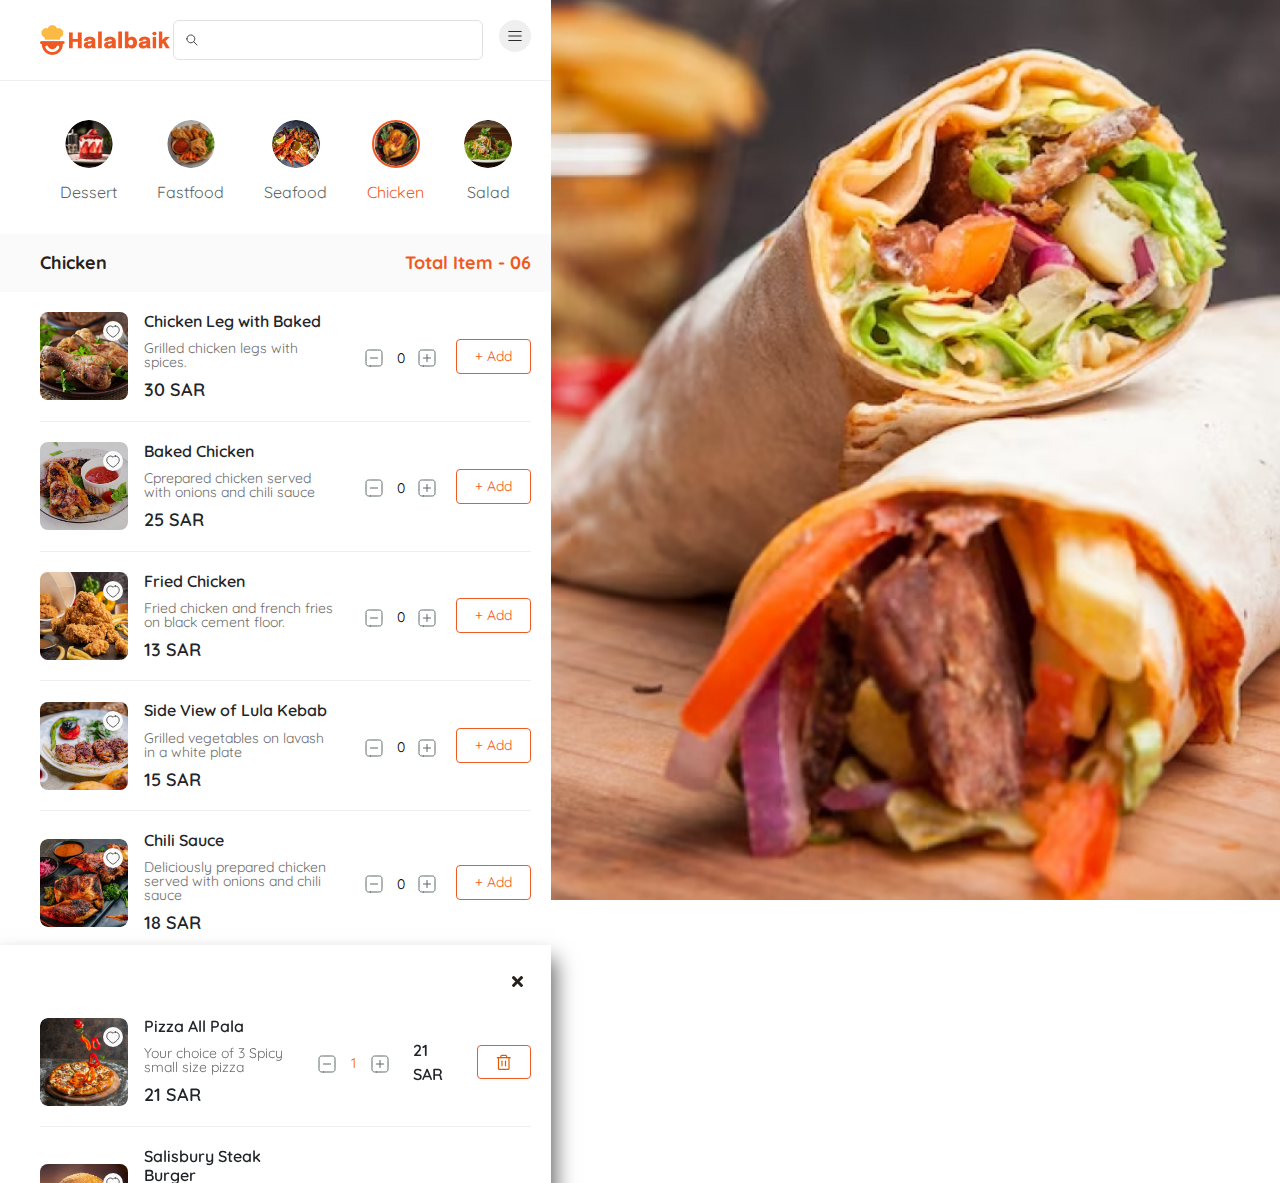
<file: chicken.html>
<!DOCTYPE html>
<html lang="en">
<head>
    <meta charset="UTF-8">
    <meta name="viewport" content="width=device-width, initial-scale=1.0">
    <link rel="shortcut icon" href="./assets/img/fav-icon.png" type="image/x-icon">
    <title>Chicken Items - Halalbaik</title>

    <link rel="stylesheet" href="./assets/lib/bootstrap/css/bootstrap.min.css">
    <link rel="stylesheet" href="./assets/lib/fontawesome/css/all.min.css">
    <link rel="stylesheet" href="./assets/css/style.css">

</head>
<body>
    
    <main>
        <div class="d-flex">
            <div class="col-left pe-0" >
                <div class="main-left-side-area ">
                    <header class="header bb">
                        <div class="container-min">
                            <div class="d-flex align-items-center justify-content-between">
                                <div class="logo">
                                    <a href="index.html">
                                        <img src="./assets/img/logo.png" alt="Halalbaik">
                                    </a>
                                </div>
                                <div class="search-menu d-flex">
                                    <div class="search-box">
                                        <img src="./assets/img/icons/search.svg" alt="Search Icon">
                                        <input type="text" class="input">
                                    </div>
                                    <div class="menu ps-3">
                                        <img src="./assets/img/icons/menu-button.svg" class="default-menu-image" alt="Menu Button">
                                        <img src="./assets/img/icons/menu-button-close.svg" class="active-menu-image d-none" alt="Menu Button">

                                        <div class="menus">
                                            <ul class="menu-items">
                                                <li class="mb-3 pb-3 bb">
                                                    <a href="index.html" class="text-decoration-none fw-bold color-b hover-color-a transition-ease-3s">Home</a>
                                                </li>
                                                <!-- <li class="mb-3 pb-3 bb">
                                                    <a href="./cart.html" class="text-decoration-none fw-bold color-b hover-color-a transition-ease-3s">My Cart <span class="badge rounded-pill bg-base-1 color-a py-2 px-3 ms-3">02</span></a>
                                                </li> -->
                                                <!-- <li class="mb-3 pb-3 bb">
                                                    <a href="./orders.html" class="text-decoration-none fw-bold color-b hover-color-a transition-ease-3s">My Order  <span class="badge rounded-pill bg-base-1 color-a py-2 px-3 ms-3">03</span></a>
                                                </li> -->
                                                <li class="mb-3 pb-3 bb">
                                                    <a href="./favourite.html" class="text-decoration-none fw-bold color-b hover-color-a transition-ease-3s">Favourites</a>
                                                </li>
                                                <li class="mb-3 pb-3 bb">
                                                    <a href="./about.html" class="text-decoration-none fw-bold color-b hover-color-a transition-ease-3s">About</a>
                                                </li>
                                                <li class="mb-3 pb-3 bb">
                                                    <a href="./reservation.html" class="text-decoration-none fw-bold color-b hover-color-a transition-ease-3s">Reservation</a>
                                                </li>
                                                <li class="mb-3 pb-3 bb">
                                                    <a href="contact.html" class="text-decoration-none fw-bold color-b hover-color-a transition-ease-3s">Contact</a>
                                                </li>
                                                <li class="mb-3 pb-3">
                                                    <a href="./login.html" class="text-decoration-none fw-bold color-b hover-color-a transition-ease-3s">Login</a>
                                                </li>
                                            </ul>
                                        </div>

                                    </div>
                                </div>
                            </div>
                        </div>
                    </header>

                    <section class="menu-categories-section">
                        <div class="container-min">
                            <div class="menu-category-container">
                                <div class="single-category">
                                    <a href="./dessert.html" class="text-decoration-none">
                                        <img src="./assets/img/category-images/dessert.png" alt="Dessert Image">
                                        <p>Dessert</p>
                                    </a>
                                </div>
                                <div class="single-category">
                                    <a href="./fastfood.html" class="text-decoration-none">
                                        <img src="./assets/img/category-images/fastfood.png" alt="Fasfood Image">
                                        <p>Fastfood</p>
                                    </a>
                                </div>
                                <div class="single-category">
                                    <a href="./seafood.html" class="text-decoration-none">
                                        <img src="./assets/img/category-images/seafood.png" alt="Seafood Image">
                                        <p>Seafood</p>
                                    </a>
                                </div>
                                <div class="single-category active-category">
                                    <a href="./chicken.html" class="text-decoration-none">
                                        <img src="./assets/img/category-images/chicken.png" alt="Chicken Image">
                                        <p>Chicken</p>
                                    </a>
                                </div>
                                <div class="single-category">
                                    <a href="./salad.html" class="text-decoration-none">
                                        <img src="./assets/img/category-images/salad.png" alt="Salad Image">
                                        <p>Salad </p>
                                    </a>
                                </div>
                                <div class="single-category">
                                    <a href="./drinks.html" class="text-decoration-none">
                                        <img src="./assets/img/category-images/drinks.png" alt="Drinks Image">
                                        <p>Drinks</p>
                                    </a>
                                </div>
                                
                            </div>
                        </div>
                    </section>


                    <!-- Menu Food Overview -->
                    <section class="food-menu-section">
                        <div class="menu-header">
                            <div class="container-min d-flex justify-content-between align-items-center">
                                <p class="color-b">Chicken</p>
                                <p class="color-a">Total Item - 06</p>
                            </div>
                            
                        </div>
                    </section>

                    <!-- Menu Categories Food -->
                    <section class="menu-items-food">
                        <div class="container-min">
                            <div class="food-items-container">

                                <div class="single-food d-flex align-items-center justify-content-between">
                                    <div class="food-left-side d-flex align-items-center">
                                        <div class="food-img">
                                            <img src="./assets/img/foods/chicken-leg-baked.png" alt="Chicken leg with baked">
                                            <div class="favoutite-icons-container">
                                                <img src="./assets/img/icons/heart-icon.svg" class="favourite-icon" alt="Favourite Icon">
                                                <img src="./assets/img/icons/heart-active.svg" class="favourite-icon active-icon d-none" alt="Favourite Icon">
                                            </div>
                                        </div>
                                        <div class="ms-3">
                                            <h4>Chicken Leg with Baked</h4>
                                            <p>Grilled chicken legs with spices.</p>
                                            <h3>30 SAR</h3>
                                        </div>
                                    </div>
                                    <div class="food-action-side d-flex align-items-center">
                                        <div class="wrap-quantity-button d-flex align-items-center">
                                            <div id="sub" class="sub">
                                                <img src="./assets/img/icons/minus-icon-border.svg" alt="Minus Icon">
                                            </div>
                                            <input class="count" type="text" id="0" value="0" min="0" max="100" />
                                            <div id="add" class="add">
                                                <img src="./assets/img/icons/plus-icon-border.svg" alt="Plus Icon">
                                            </div>
                                        </div>
                                        <div class="add-to-cart">
                                            <button class="cart-add button button-a">+ Add</button>
                                        </div>
                                    </div>
                                </div>

                                <div class="single-food d-flex align-items-center justify-content-between">
                                    <div class="food-left-side d-flex align-items-center">
                                        <div class="food-img">
                                            <img src="./assets/img/foods/baked-chicken.png" alt="Baked chicken">
                                            <div class="favoutite-icons-container">
                                                <img src="./assets/img/icons/heart-icon.svg" class="favourite-icon" alt="Favourite Icon">
                                                <img src="./assets/img/icons/heart-active.svg" class="favourite-icon active-icon d-none" alt="Favourite Icon">
                                            </div>
                                        </div>
                                        <div class="ms-3">
                                            <h4>Baked Chicken</h4>
                                            <p>Cprepared chicken served with onions and chili sauce</p>
                                            <h3>25 SAR</h3>
                                        </div>
                                    </div>
                                    <div class="food-action-side d-flex align-items-center">
                                        <div class="wrap-quantity-button d-flex align-items-center">
                                            <div id="sub" class="sub">
                                                <img src="./assets/img/icons/minus-icon-border.svg" alt="Minus Icon">
                                            </div>
                                            <input class="count" type="text" id="0" value="0" min="0" max="100" />
                                            <div id="add" class="add">
                                                <img src="./assets/img/icons/plus-icon-border.svg" alt="Plus Icon">
                                            </div>
                                        </div>
                                        <div class="add-to-cart">
                                            <button class="cart-add button button-a">+ Add</button>
                                        </div>
                                    </div>
                                </div>

                                <div class="single-food d-flex align-items-center justify-content-between">
                                    <div class="food-left-side d-flex align-items-center">
                                        <div class="food-img">
                                            <img src="./assets/img/foods/fried-chicken.png" alt="Fried chicken">
                                            <div class="favoutite-icons-container">
                                                <img src="./assets/img/icons/heart-icon.svg" class="favourite-icon" alt="Favourite Icon">
                                                <img src="./assets/img/icons/heart-active.svg" class="favourite-icon active-icon d-none" alt="Favourite Icon">
                                            </div>
                                        </div>
                                        <div class="ms-3">
                                            <h4>Fried Chicken</h4>
                                            <p>Fried chicken and french fries on black cement floor.</p>
                                            <h3>13 SAR</h3>
                                        </div>
                                    </div>
                                    <div class="food-action-side d-flex align-items-center">
                                        <div class="wrap-quantity-button d-flex align-items-center">
                                            <div id="sub" class="sub">
                                                <img src="./assets/img/icons/minus-icon-border.svg" alt="Minus Icon">
                                            </div>
                                            <input class="count" type="text" id="0" value="0" min="0" max="100" />
                                            <div id="add" class="add">
                                                <img src="./assets/img/icons/plus-icon-border.svg" alt="Plus Icon">
                                            </div>
                                        </div>
                                        <div class="add-to-cart">
                                            <button class="cart-add button button-a">+ Add</button>
                                        </div>
                                    </div>
                                </div>

                                <div class="single-food d-flex align-items-center justify-content-between">
                                    <div class="food-left-side d-flex align-items-center">
                                        <div class="food-img">
                                            <img src="./assets/img/foods/side-view-lula-kebab.png" alt="side-view-lula-kebab">
                                            <div class="favoutite-icons-container">
                                                <img src="./assets/img/icons/heart-icon.svg" class="favourite-icon" alt="Favourite Icon">
                                                <img src="./assets/img/icons/heart-active.svg" class="favourite-icon active-icon d-none" alt="Favourite Icon">
                                            </div>
                                        </div>
                                        <div class="ms-3">
                                            <h4>Side View of Lula Kebab</h4>
                                            <p>Grilled vegetables on lavash in a white plate</p>
                                            <h3>15 SAR</h3>
                                        </div>
                                    </div>
                                    <div class="food-action-side d-flex align-items-center">
                                        <div class="wrap-quantity-button d-flex align-items-center">
                                            <div id="sub" class="sub">
                                                <img src="./assets/img/icons/minus-icon-border.svg" alt="Minus Icon">
                                            </div>
                                            <input class="count" type="text" id="0" value="0" min="0" max="100" />
                                            <div id="add" class="add">
                                                <img src="./assets/img/icons/plus-icon-border.svg" alt="Plus Icon">
                                            </div>
                                        </div>
                                        <div class="add-to-cart">
                                            <button class="cart-add button button-a">+ Add</button>
                                        </div>
                                    </div>
                                </div>

                                <div class="single-food d-flex align-items-center justify-content-between">
                                    <div class="food-left-side d-flex align-items-center">
                                        <div class="food-img">
                                            <img src="./assets/img/foods/chili-sauce.png" alt="chili sauce">
                                            <div class="favoutite-icons-container">
                                                <img src="./assets/img/icons/heart-icon.svg" class="favourite-icon" alt="Favourite Icon">
                                                <img src="./assets/img/icons/heart-active.svg" class="favourite-icon active-icon d-none" alt="Favourite Icon">
                                            </div>
                                        </div>
                                        <div class="ms-3">
                                            <h4>Chili Sauce</h4>
                                            <p>Deliciously prepared chicken served with onions and chili sauce</p>
                                            <h3>18 SAR</h3>
                                        </div>
                                    </div>
                                    <div class="food-action-side d-flex align-items-center">
                                        <div class="wrap-quantity-button d-flex align-items-center">
                                            <div id="sub" class="sub">
                                                <img src="./assets/img/icons/minus-icon-border.svg" alt="Minus Icon">
                                            </div>
                                            <input class="count" type="text" id="0" value="0" min="0" max="100" />
                                            <div id="add" class="add">
                                                <img src="./assets/img/icons/plus-icon-border.svg" alt="Plus Icon">
                                            </div>
                                        </div>
                                        <div class="add-to-cart">
                                            <button class="cart-add button button-a">+ Add</button>
                                        </div>
                                    </div>
                                </div>

                                <div class="single-food d-flex align-items-center justify-content-between">
                                    <div class="food-left-side d-flex align-items-center">
                                        <div class="food-img">
                                            <img src="./assets/img/foods/chicken-wings.png" alt="Chicken wings with savory">
                                            <div class="favoutite-icons-container">
                                                <img src="./assets/img/icons/heart-icon.svg" class="favourite-icon" alt="Favourite Icon">
                                                <img src="./assets/img/icons/heart-active.svg" class="favourite-icon active-icon d-none" alt="Favourite Icon">
                                            </div>
                                        </div>
                                        <div class="ms-3">
                                            <h4>Chicken wings with savory</h4>
                                            <p>Fried chicken with sauce and salad on plate</p>
                                            <h3>12 SAR</h3>
                                        </div>
                                    </div>
                                    <div class="food-action-side d-flex align-items-center">
                                        <div class="wrap-quantity-button d-flex align-items-center">
                                            <div id="sub" class="sub">
                                                <img src="./assets/img/icons/minus-icon-border.svg" alt="Minus Icon">
                                            </div>
                                            <input class="count" type="text" id="0" value="0" min="0" max="100" />
                                            <div id="add" class="add">
                                                <img src="./assets/img/icons/plus-icon-border.svg" alt="Plus Icon">
                                            </div>
                                        </div>
                                        <div class="add-to-cart">
                                            <button class="cart-add button button-a">+ Add</button>
                                        </div>
                                    </div>
                                </div>
                                
                                
                                

                            </div>
                        </div>
                    </section>


                    <section class="footer-buttons">
                        <div class="container-min">
                            <div class="text-end">
                                <a href="javascript:void(0)" class="close-cart"><i class="fa fa-times p-2 rounded-pill color-b hover-color-a"></i></a>
                            </div>
                            <div class="single-food d-flex align-items-center justify-content-between">
                                <div class="food-left-side d-flex align-items-center">
                                    <div class="food-img">
                                        <img src="./assets/img/foods/pizza-all-pala.png" alt="Pizza All Pala">
                                        <div class="favoutite-icons-container">
                                            <img src="./assets/img/icons/heart-icon.svg" class="favourite-icon" alt="Favourite Icon">
                                            <img src="./assets/img/icons/heart-active.svg" class="favourite-icon active-icon d-none" alt="Favourite Icon">
                                        </div>
                                    </div>
                                    <div class="ms-3">
                                        <h4>Pizza All Pala</h4>
                                        <p>Your choice of 3 Spicy small size pizza</p>
                                        <h3>21 SAR</h3>
                                    </div>
                                </div>
                                <div class="food-action-side d-flex align-items-center">
                                    <div class="wrap-quantity-button d-flex align-items-center">
                                        <div id="sub" class="sub">
                                            <img src="./assets/img/icons/minus-icon-border.svg" alt="Minus Icon">
                                        </div>
                                        <input class="count color-a" type="text" id="0" value="1" min="0" max="100" />
                                        <div id="add" class="add">
                                            <img src="./assets/img/icons/plus-icon-border.svg" alt="Plus Icon">
                                        </div>
                                    </div>
                                    <div class="ms-4 font-18 fw-semibold">
                                        21 SAR
                                    </div>
                                    <div class="add-to-cart ms-2">
                                        <button class="cart-add button button-a d-flex align-items-center justify-content-center py-2 has-img-hover-reverse">
                                            <img src="./assets/img/icons/delete.svg" alt="Delete Icon">
                                            <img src="./assets/img/icons/delete-white.svg" class="delete-white-icon d-none" alt="Delete Icon">
                                        </button>
                                    </div>
                                </div>
                            </div>

                            <div class="single-food d-flex align-items-center justify-content-between">
                                <div class="food-left-side d-flex align-items-center">
                                    <div class="food-img">
                                        <img src="./assets/img/foods/salisbury-stack-burger.png" alt="salisbury-stack-burger">
                                        <div class="favoutite-icons-container">
                                            <img src="./assets/img/icons/heart-icon.svg" class="favourite-icon" alt="Favourite Icon">
                                            <img src="./assets/img/icons/heart-active.svg" class="favourite-icon active-icon d-none" alt="Favourite Icon">
                                        </div>
                                    </div>
                                    <div class="ms-3">
                                        <h4>Salisbury Steak Burger</h4>
                                        <p>Your choice of 1 Hemberger with extra cheesy</p>
                                        <h3>12 SAR</h3>
                                    </div>
                                </div>
                                
                                <div class="food-action-side d-flex align-items-center">
                                    <div class="wrap-quantity-button d-flex align-items-center">
                                        <div id="sub" class="sub">
                                            <img src="./assets/img/icons/minus-icon-border.svg" alt="Minus Icon">
                                        </div>
                                        <input class="count color-a" type="text" id="0" value="2" min="0" max="100" />
                                        <div id="add" class="add">
                                            <img src="./assets/img/icons/plus-icon-border.svg" alt="Plus Icon">
                                        </div>
                                    </div>
                                    <div class="ms-4 font-18 fw-semibold">
                                        24 SAR
                                    </div>
                                    <div class="add-to-cart ms-2">
                                        <button class="cart-add button button-a d-flex align-items-center justify-content-center py-2 has-img-hover-reverse">
                                            <img src="./assets/img/icons/delete.svg" alt="Delete Icon">
                                            <img src="./assets/img/icons/delete-white.svg" class="delete-white-icon d-none" alt="Delete Icon">
                                        </button>
                                    </div>
                                </div>
                            </div>

                            <button class="button button-a-reverse full-width d-flex justify-content-between">
                                <span class="badge py-2 px-3 op-10p">2</span>
                                <span>Review Order</span>
                                <span>45 SAR</span>
                            </button>
                        </div>
                    </section>

                </div>
            </div>
            <div class="col-right">
                <div class="main-right-side-area">
                    <div class="right-area-dynamic-image"></div>
                </div>
            </div>
        </div>
    </main>

   


</body>

<script src="./assets/lib/jquery/jquery.min.js"></script>
<script src="./assets/js/app.js"></script>


</html>
</file>
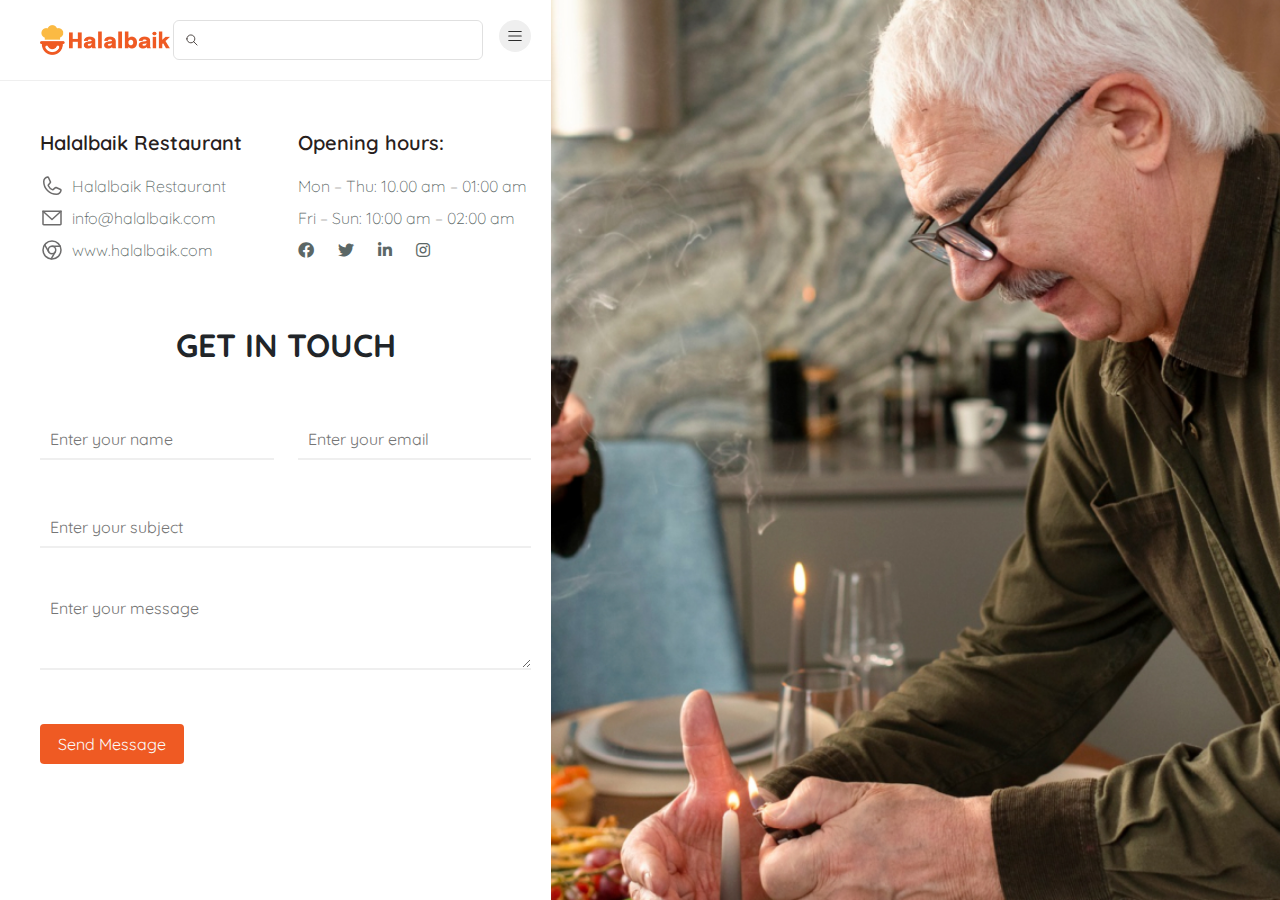
<file: contact.html>
<!DOCTYPE html>
<html lang="en">
<head>
    <meta charset="UTF-8">
    <meta name="viewport" content="width=device-width, initial-scale=1.0">
    <link rel="shortcut icon" href="./assets/img/fav-icon.png" type="image/x-icon">
    <title>Contact us - Halalbaik</title>

    <link rel="stylesheet" href="./assets/lib/bootstrap/css/bootstrap.min.css">
    <link rel="stylesheet" href="./assets/lib/fontawesome/css/all.min.css">
    <link rel="stylesheet" href="./assets/css/style.css">

</head>
<body>
    
    <main>
        <div class="d-flex">
            <div class="col-left pe-0" >
                <div class="main-left-side-area ">
                    <header class="header bb">
                        <div class="container-min">
                            <div class="d-flex align-items-center justify-content-between">
                                <div class="logo">
                                    <a href="index.html">
                                        <img src="./assets/img/logo.png" alt="Halalbaik">
                                    </a>
                                </div>
                                <div class="search-menu d-flex">
                                    <div class="search-box">
                                        <img src="./assets/img/icons/search.svg" alt="Search Icon">
                                        <input type="text" class="input">
                                    </div>
                                    <div class="menu ps-3">
                                        <img src="./assets/img/icons/menu-button.svg" class="default-menu-image" alt="Menu Button">
                                        <img src="./assets/img/icons/menu-button-close.svg" class="active-menu-image d-none" alt="Menu Button">

                                        <div class="menus">
                                            <ul class="menu-items">
                                                <li class="mb-3 pb-3 bb">
                                                    <a href="index.html" class="text-decoration-none fw-bold color-b hover-color-a transition-ease-3s">Home</a>
                                                </li>
                                                <!-- <li class="mb-3 pb-3 bb">
                                                    <a href="./cart.html" class="text-decoration-none fw-bold color-b hover-color-a transition-ease-3s">My Cart <span class="badge rounded-pill bg-base-1 color-a py-2 px-3 ms-3">02</span></a>
                                                </li> -->
                                                <!-- <li class="mb-3 pb-3 bb"> -->
                                                    <!-- <a href="./orders.html" class="text-decoration-none fw-bold color-b hover-color-a transition-ease-3s">My Order  <span class="badge rounded-pill bg-base-1 color-a py-2 px-3 ms-3">03</span></a>
                                                </li> -->
                                                <li class="mb-3 pb-3 bb">
                                                    <a href="./favourite.html" class="text-decoration-none fw-bold color-b hover-color-a transition-ease-3s">Favourites</a>
                                                </li>
                                                <li class="mb-3 pb-3 bb">
                                                    <a href="./about.html" class="text-decoration-none fw-bold color-b hover-color-a transition-ease-3s">About</a>
                                                </li>
                                                <li class="mb-3 pb-3 bb">
                                                    <a href="./reservation.html" class="text-decoration-none fw-bold color-b hover-color-a transition-ease-3s">Reservation</a>
                                                </li>
                                                <li class="mb-3 pb-3 bb">
                                                    <a href="contact.html" class="text-decoration-none fw-bold color-b hover-color-a transition-ease-3s color-a-active">Contact</a>
                                                </li>
                                                <li class="mb-3 pb-3">
                                                    <a href="./login.html" class="text-decoration-none fw-bold color-b hover-color-a transition-ease-3s">Login</a>
                                                </li>
                                            </ul>
                                        </div>

                                    </div>
                                </div>
                            </div>
                        </div>
                    </header>

                    <section class="spacer-top"></section>
                    <section class="contact-section pt-5">
                        <div class="container-min">
                            <div class="row">
                                <div class="col-md-6">
                                    <p class="fs-5 fw-semibold color-b mb-3">Halalbaik Restaurant</p>
                                    <p class="fw-light  color-paragraph mb-2 d-flex align-items-center"><img src="./assets/img/icons/phone.svg" alt="Mobile Icon" class="me-2"> Halalbaik Restaurant</p>
                                    <p class="fw-light  color-paragraph mb-2 d-flex align-items-center"><img src="./assets/img/icons/envelope.svg" alt="Envelope Icon" class="me-2"> <a href="mailto:info@halalbaikrestaurant.com" class="color-paragraph hover-color-a text-decoration-none">info@halalbaik.com</a></p>
                                    <p class="fw-light mb-2 d-flex align-items-center"><img src="./assets/img/icons/chrome.svg" alt="Chrome Icon" class="me-2"> <a href="#" class="color-paragraph hover-color-a text-decoration-none">www.halalbaik.com</a></p>
                                </div>
                                <div class="col-md-6">
                                    <p class="fs-5 fw-semibold color-b mb-3">Opening hours:</p>
                                    <p class="fw-light color-paragraph mb-2">Mon – Thu: 10.00 am – 01:00 am</p>
                                    <p class="fw-light color-paragraph mb-2">Fri – Sun: 10:00 am – 02:00 am</p>
                                    <p class="fw-light mb-2 d-flex align-items-center">
                                        <a href="#" class="text-decoration-none me-4"><i class="color-paragraph hover-color-a fab fa-facebook"></i></a>
                                        <a href="#" class="text-decoration-none me-4"><i class="color-paragraph hover-color-a fab fa-twitter"></i></a>
                                        <a href="#" class="text-decoration-none me-4"><i class="color-paragraph hover-color-a fab fa-linkedin-in"></i></a>
                                        <a href="#" class="text-decoration-none me-4"><i class="color-paragraph hover-color-a fab fa-instagram"></i></a>
                                    </p>
                                    
                                </div>
                            </div>
                        </div>
                        <div class="container-min mt-2 pt-5">
                            <div class="text-center">
                                <h1 class="fs-2 fw-bold" >GET IN TOUCH</h1>
                            </div>

                            <div class="reservation-form-container pt-5">
                                
                                <div class="row mb-5">
                                    <div class="col-md-6">
                                        <input type="text" placeholder="Enter your name" class="input border-00 border-2 bb" >
                                    </div>
                                    <div class="col-md-6">
                                        <input type="text" placeholder="Enter your email" class="input border-00 border-2 bb" >
                                    </div>
                                    <div class="col-md-12 mt-5">
                                        <input type="text" placeholder="Enter your subject" class="input border-00 border-2 bb" >
                                    </div>
                                </div>
                                <div class="row mb-5">
                                    <div class="col-md-12">
                                        <textarea type="text" placeholder="Enter your message" class="input border-00 border-2 bb" cols="50" rows="3"></textarea>
                                    </div>
                                </div>
                                <div class="row mb-5">
                                    <div class="col-md-12">
                                        <button class="button button-a-reverse py-2">
                                            Send Message
                                        </button>
                                    </div>
                                </div>
                            </div>

                        </div>
                    </section>

                </div>
            </div>
            <div class="col-right">
                <div class="main-right-side-area">
                    <div class="right-area-dynamic-image" style="background: url('./assets/img/contact-right-side-area.jpg')"></div>
                </div>
            </div>
        </div>
    </main>

   


</body>

<script src="./assets/lib/jquery/jquery.min.js"></script>
<script src="./assets/js/app.js"></script>


</html>
</file>
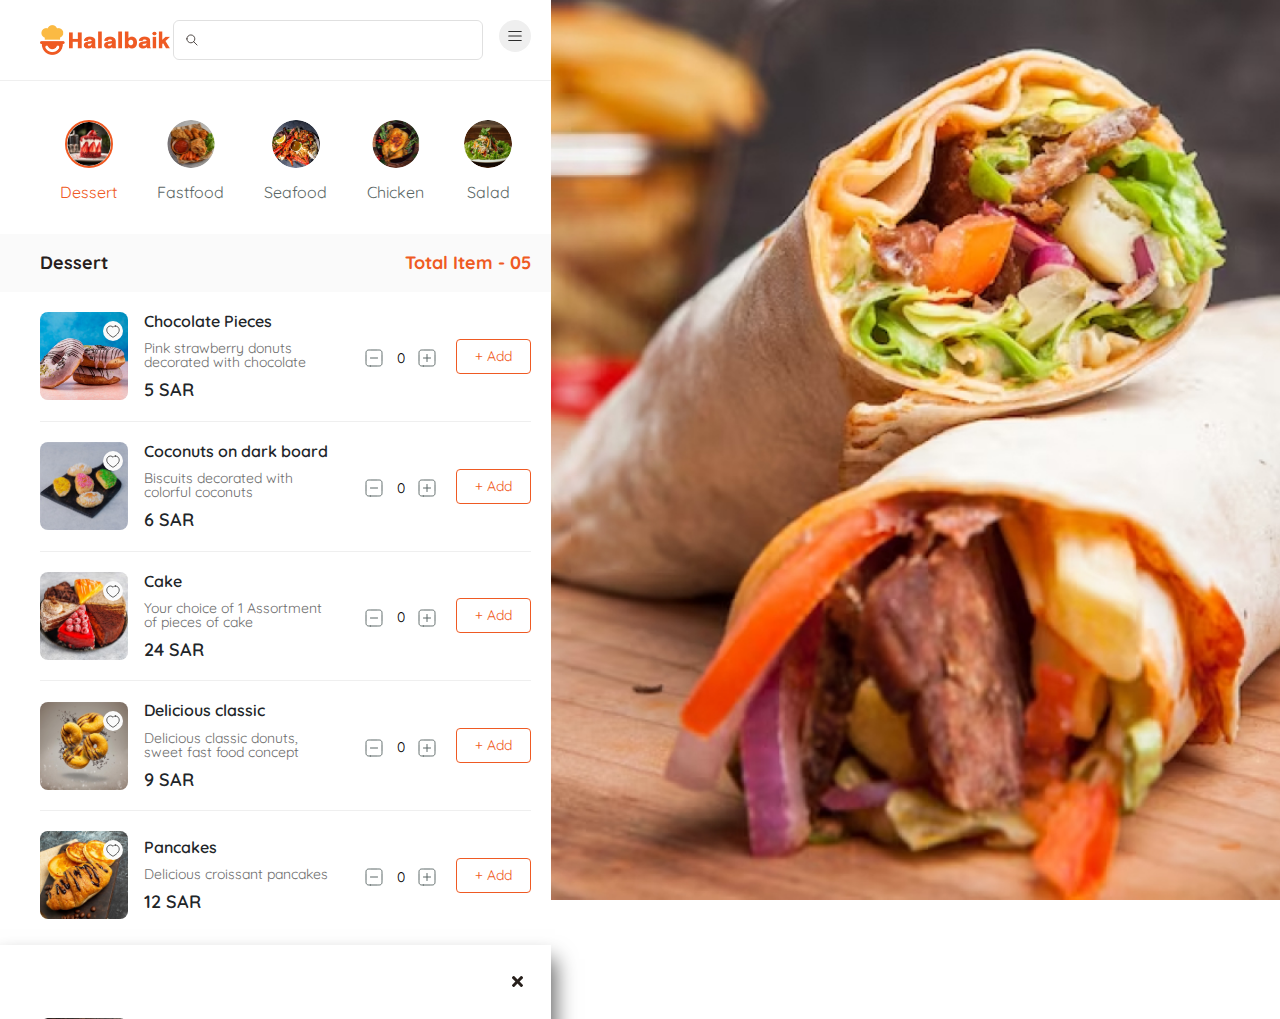
<file: dessert.html>
<!DOCTYPE html>
<html lang="en">
<head>
    <meta charset="UTF-8">
    <meta name="viewport" content="width=device-width, initial-scale=1.0">
    <link rel="shortcut icon" href="./assets/img/fav-icon.png" type="image/x-icon">
    <title>Dessert Items - Halalbaik</title>

    <link rel="stylesheet" href="./assets/lib/bootstrap/css/bootstrap.min.css">
    <link rel="stylesheet" href="./assets/lib/fontawesome/css/all.min.css">
    <link rel="stylesheet" href="./assets/css/style.css">

</head>
<body>
    
    <main>
        <div class="d-flex">
            <div class="col-left pe-0" >
                <div class="main-left-side-area ">
                    <header class="header bb">
                        <div class="container-min">
                            <div class="d-flex align-items-center justify-content-between">
                                <div class="logo">
                                    <a href="index.html">
                                        <img src="./assets/img/logo.png" alt="Halalbaik">
                                    </a>
                                </div>
                                <div class="search-menu d-flex">
                                    <div class="search-box">
                                        <img src="./assets/img/icons/search.svg" alt="Search Icon">
                                        <input type="text" class="input">
                                    </div>
                                    <div class="menu ps-3">
                                        <img src="./assets/img/icons/menu-button.svg" class="default-menu-image" alt="Menu Button">
                                        <img src="./assets/img/icons/menu-button-close.svg" class="active-menu-image d-none" alt="Menu Button">

                                        <div class="menus">
                                            <ul class="menu-items">
                                                <li class="mb-3 pb-3 bb">
                                                    <a href="index.html" class="text-decoration-none fw-bold color-b hover-color-a transition-ease-3s">Home</a>
                                                </li>
                                                <!-- <li class="mb-3 pb-3 bb">
                                                    <a href="./cart.html" class="text-decoration-none fw-bold color-b hover-color-a transition-ease-3s">My Cart <span class="badge rounded-pill bg-base-1 color-a py-2 px-3 ms-3">02</span></a>
                                                </li> -->
                                                <!-- <li class="mb-3 pb-3 bb">
                                                    <a href="./orders.html" class="text-decoration-none fw-bold color-b hover-color-a transition-ease-3s">My Order  <span class="badge rounded-pill bg-base-1 color-a py-2 px-3 ms-3">03</span></a>
                                                </li> -->
                                                <li class="mb-3 pb-3 bb">
                                                    <a href="./favourite.html" class="text-decoration-none fw-bold color-b hover-color-a transition-ease-3s">Favourites</a>
                                                </li>
                                                <li class="mb-3 pb-3 bb">
                                                    <a href="./about.html" class="text-decoration-none fw-bold color-b hover-color-a transition-ease-3s">About</a>
                                                </li>
                                                <li class="mb-3 pb-3 bb">
                                                    <a href="./reservation.html" class="text-decoration-none fw-bold color-b hover-color-a transition-ease-3s">Reservation</a>
                                                </li>
                                                <li class="mb-3 pb-3 bb">
                                                    <a href="contact.html" class="text-decoration-none fw-bold color-b hover-color-a transition-ease-3s">Contact</a>
                                                </li>
                                                <li class="mb-3 pb-3">
                                                    <a href="./login.html" class="text-decoration-none fw-bold color-b hover-color-a transition-ease-3s">Login</a>
                                                </li>
                                            </ul>
                                        </div>

                                    </div>
                                </div>
                            </div>
                        </div>
                    </header>

                    <section class="menu-categories-section">
                        <div class="container-min">
                            <div class="menu-category-container">
                                <div class="single-category active-category">
                                    <a href="./dessert.html" class="text-decoration-none">
                                        <img src="./assets/img/category-images/dessert.png" alt="Dessert Image">
                                        <p>Dessert</p>
                                    </a>
                                </div>
                                <div class="single-category">
                                    <a href="./fastfood.html" class="text-decoration-none">
                                        <img src="./assets/img/category-images/fastfood.png" alt="Fasfood Image">
                                        <p>Fastfood</p>
                                    </a>
                                </div>
                                <div class="single-category">
                                    <a href="./seafood.html" class="text-decoration-none">
                                        <img src="./assets/img/category-images/seafood.png" alt="Seafood Image">
                                        <p>Seafood</p>
                                    </a>
                                </div>
                                <div class="single-category">
                                    <a href="./chicken.html" class="text-decoration-none">
                                        <img src="./assets/img/category-images/chicken.png" alt="Chicken Image">
                                        <p>Chicken</p>
                                    </a>
                                </div>
                                <div class="single-category">
                                    <a href="./salad.html" class="text-decoration-none">
                                        <img src="./assets/img/category-images/salad.png" alt="Salad Image">
                                        <p>Salad </p>
                                    </a>
                                </div>
                                <div class="single-category">
                                    <a href="./drinks.html" class="text-decoration-none">
                                        <img src="./assets/img/category-images/drinks.png" alt="Drinks Image">
                                        <p>Drinks</p>
                                    </a>
                                </div>
                                
                            </div>
                        </div>
                    </section>


                    <!-- Menu Food Overview -->
                    <section class="food-menu-section">
                        <div class="menu-header">
                            <div class="container-min d-flex justify-content-between align-items-center">
                                <p class="color-b">Dessert</p>
                                <p class="color-a">Total Item - 05</p>
                            </div>
                            
                        </div>
                    </section>

                    <!-- Menu Categories Food -->
                    <section class="menu-items-food">
                        <div class="container-min">
                            <div class="food-items-container">

                                <div class="single-food d-flex align-items-center justify-content-between">
                                    <div class="food-left-side d-flex align-items-center">
                                        <div class="food-img">
                                            <img src="./assets/img/foods/chocolate-pices.png" alt="salisbury-stack-burger">
                                            <div class="favoutite-icons-container">
                                                <img src="./assets/img/icons/heart-icon.svg" class="favourite-icon" alt="Favourite Icon">
                                                <img src="./assets/img/icons/heart-active.svg" class="favourite-icon active-icon d-none" alt="Favourite Icon">
                                            </div>
                                        </div>
                                        <div class="ms-3">
                                            <h4>Chocolate Pieces</h4>
                                            <p>Pink strawberry donuts decorated with chocolate</p>
                                            <h3>5 SAR</h3>
                                        </div>
                                    </div>
                                    <div class="food-action-side d-flex align-items-center">
                                        <div class="wrap-quantity-button d-flex align-items-center">
                                            <div id="sub" class="sub">
                                                <img src="./assets/img/icons/minus-icon-border.svg" alt="Minus Icon">
                                            </div>
                                            <input class="count" type="text" id="0" value="0" min="0" max="100" />
                                            <div id="add" class="add">
                                                <img src="./assets/img/icons/plus-icon-border.svg" alt="Plus Icon">
                                            </div>
                                        </div>
                                        <div class="add-to-cart">
                                            <button class="cart-add button button-a">+ Add</button>
                                        </div>
                                    </div>
                                </div>
                                
                                <div class="single-food d-flex align-items-center justify-content-between">
                                    <div class="food-left-side d-flex align-items-center">
                                        <div class="food-img">
                                            <img src="./assets/img/foods/coconuts-on-dark-board.png" alt="coconuts-on-dark-board">
                                            <div class="favoutite-icons-container">
                                                <img src="./assets/img/icons/heart-icon.svg" class="favourite-icon" alt="Favourite Icon">
                                                <img src="./assets/img/icons/heart-active.svg" class="favourite-icon active-icon d-none" alt="Favourite Icon">
                                            </div>
                                        </div>
                                        <div class="ms-3">
                                            <h4>Coconuts on dark board</h4>
                                            <p>Biscuits decorated with colorful coconuts</p>
                                            <h3>6 SAR</h3>
                                        </div>
                                    </div>
                                    <div class="food-action-side d-flex align-items-center">
                                        <div class="wrap-quantity-button d-flex align-items-center">
                                            <div id="sub" class="sub">
                                                <img src="./assets/img/icons/minus-icon-border.svg" alt="Minus Icon">
                                            </div>
                                            <input class="count" type="text" id="0" value="0" min="0" max="100" />
                                            <div id="add" class="add">
                                                <img src="./assets/img/icons/plus-icon-border.svg" alt="Plus Icon">
                                            </div>
                                        </div>
                                        <div class="add-to-cart">
                                            <button class="cart-add button button-a">+ Add</button>
                                        </div>
                                    </div>
                                </div>
                                
                                <div class="single-food d-flex align-items-center justify-content-between">
                                    <div class="food-left-side d-flex align-items-center">
                                        <div class="food-img">
                                            <img src="./assets/img/foods/cake.png" alt="Cake">
                                            <div class="favoutite-icons-container">
                                                <img src="./assets/img/icons/heart-icon.svg" class="favourite-icon" alt="Favourite Icon">
                                                <img src="./assets/img/icons/heart-active.svg" class="favourite-icon active-icon d-none" alt="Favourite Icon">
                                            </div>
                                        </div>
                                        <div class="ms-3">
                                            <h4>Cake</h4>
                                            <p>Your choice of 1 Assortment of pieces of cake</p>
                                            <h3>24 SAR</h3>
                                        </div>
                                    </div>
                                    <div class="food-action-side d-flex align-items-center">
                                        <div class="wrap-quantity-button d-flex align-items-center">
                                            <div id="sub" class="sub">
                                                <img src="./assets/img/icons/minus-icon-border.svg" alt="Minus Icon">
                                            </div>
                                            <input class="count" type="text" id="0" value="0" min="0" max="100" />
                                            <div id="add" class="add">
                                                <img src="./assets/img/icons/plus-icon-border.svg" alt="Plus Icon">
                                            </div>
                                        </div>
                                        <div class="add-to-cart">
                                            <button class="cart-add button button-a">+ Add</button>
                                        </div>
                                    </div>
                                </div>

                                <div class="single-food d-flex align-items-center justify-content-between">
                                    <div class="food-left-side d-flex align-items-center">
                                        <div class="food-img">
                                            <img src="./assets/img/foods/delicious-classic.png" alt="Delicious classic">
                                            <div class="favoutite-icons-container">
                                                <img src="./assets/img/icons/heart-icon.svg" class="favourite-icon" alt="Favourite Icon">
                                                <img src="./assets/img/icons/heart-active.svg" class="favourite-icon active-icon d-none" alt="Favourite Icon">
                                            </div>
                                        </div>
                                        <div class="ms-3">
                                            <h4>Delicious classic</h4>
                                            <p>Delicious classic donuts, sweet fast food concept</p>
                                            <h3>9 SAR</h3>
                                        </div>
                                    </div>
                                    <div class="food-action-side d-flex align-items-center">
                                        <div class="wrap-quantity-button d-flex align-items-center">
                                            <div id="sub" class="sub">
                                                <img src="./assets/img/icons/minus-icon-border.svg" alt="Minus Icon">
                                            </div>
                                            <input class="count" type="text" id="0" value="0" min="0" max="100" />
                                            <div id="add" class="add">
                                                <img src="./assets/img/icons/plus-icon-border.svg" alt="Plus Icon">
                                            </div>
                                        </div>
                                        <div class="add-to-cart">
                                            <button class="cart-add button button-a">+ Add</button>
                                        </div>
                                    </div>
                                </div>

                                <div class="single-food d-flex align-items-center justify-content-between">
                                    <div class="food-left-side d-flex align-items-center">
                                        <div class="food-img">
                                            <img src="./assets/img/foods/pancakes.png" alt="Pancakes">
                                            <div class="favoutite-icons-container">
                                                <img src="./assets/img/icons/heart-icon.svg" class="favourite-icon" alt="Favourite Icon">
                                                <img src="./assets/img/icons/heart-active.svg" class="favourite-icon active-icon d-none" alt="Favourite Icon">
                                            </div>
                                        </div>
                                        <div class="ms-3">
                                            <h4>Pancakes</h4>
                                            <p>Delicious croissant pancakes</p>
                                            <h3>12 SAR</h3>
                                        </div>
                                    </div>
                                    <div class="food-action-side d-flex align-items-center">
                                        <div class="wrap-quantity-button d-flex align-items-center">
                                            <div id="sub" class="sub">
                                                <img src="./assets/img/icons/minus-icon-border.svg" alt="Minus Icon">
                                            </div>
                                            <input class="count" type="text" id="0" value="0" min="0" max="100" />
                                            <div id="add" class="add">
                                                <img src="./assets/img/icons/plus-icon-border.svg" alt="Plus Icon">
                                            </div>
                                        </div>
                                        <div class="add-to-cart">
                                            <button class="cart-add button button-a">+ Add</button>
                                        </div>
                                    </div>
                                </div>

                            </div>
                        </div>
                    </section>


                    <section class="footer-buttons">
                        <div class="container-min">
                            <div class="text-end">
                                <a href="javascript:void(0)" class="close-cart"><i class="fa fa-times p-2 rounded-pill color-b hover-color-a"></i></a>
                            </div>
                            <div class="single-food d-flex align-items-center justify-content-between">
                                <div class="food-left-side d-flex align-items-center">
                                    <div class="food-img">
                                        <img src="./assets/img/foods/pizza-all-pala.png" alt="Pizza All Pala">
                                        <div class="favoutite-icons-container">
                                            <img src="./assets/img/icons/heart-icon.svg" class="favourite-icon" alt="Favourite Icon">
                                            <img src="./assets/img/icons/heart-active.svg" class="favourite-icon active-icon d-none" alt="Favourite Icon">
                                        </div>
                                    </div>
                                    <div class="ms-3">
                                        <h4>Pizza All Pala</h4>
                                        <p>Your choice of 3 Spicy small size pizza</p>
                                        <h3>21 SAR</h3>
                                    </div>
                                </div>
                                <div class="food-action-side d-flex align-items-center">
                                    <div class="wrap-quantity-button d-flex align-items-center">
                                        <div id="sub" class="sub">
                                            <img src="./assets/img/icons/minus-icon-border.svg" alt="Minus Icon">
                                        </div>
                                        <input class="count color-a" type="text" id="0" value="1" min="0" max="100" />
                                        <div id="add" class="add">
                                            <img src="./assets/img/icons/plus-icon-border.svg" alt="Plus Icon">
                                        </div>
                                    </div>
                                    <div class="ms-4 font-18 fw-semibold">
                                        21 SAR
                                    </div>
                                    <div class="add-to-cart ms-2">
                                        <button class="cart-add button button-a d-flex align-items-center justify-content-center py-2 has-img-hover-reverse">
                                            <img src="./assets/img/icons/delete.svg" alt="Delete Icon">
                                            <img src="./assets/img/icons/delete-white.svg" class="delete-white-icon d-none" alt="Delete Icon">
                                        </button>
                                    </div>
                                </div>
                            </div>

                            <div class="single-food d-flex align-items-center justify-content-between">
                                <div class="food-left-side d-flex align-items-center">
                                    <div class="food-img">
                                        <img src="./assets/img/foods/salisbury-stack-burger.png" alt="salisbury-stack-burger">
                                        <div class="favoutite-icons-container">
                                            <img src="./assets/img/icons/heart-icon.svg" class="favourite-icon" alt="Favourite Icon">
                                            <img src="./assets/img/icons/heart-active.svg" class="favourite-icon active-icon d-none" alt="Favourite Icon">
                                        </div>
                                    </div>
                                    <div class="ms-3">
                                        <h4>Salisbury Steak Burger</h4>
                                        <p>Your choice of 1 Hemberger with extra cheesy</p>
                                        <h3>12 SAR</h3>
                                    </div>
                                </div>
                                
                                <div class="food-action-side d-flex align-items-center">
                                    <div class="wrap-quantity-button d-flex align-items-center">
                                        <div id="sub" class="sub">
                                            <img src="./assets/img/icons/minus-icon-border.svg" alt="Minus Icon">
                                        </div>
                                        <input class="count color-a" type="text" id="0" value="2" min="0" max="100" />
                                        <div id="add" class="add">
                                            <img src="./assets/img/icons/plus-icon-border.svg" alt="Plus Icon">
                                        </div>
                                    </div>
                                    <div class="ms-4 font-18 fw-semibold">
                                        24 SAR
                                    </div>
                                    <div class="add-to-cart ms-2">
                                        <button class="cart-add button button-a d-flex align-items-center justify-content-center py-2 has-img-hover-reverse">
                                            <img src="./assets/img/icons/delete.svg" alt="Delete Icon">
                                            <img src="./assets/img/icons/delete-white.svg" class="delete-white-icon d-none" alt="Delete Icon">
                                        </button>
                                    </div>
                                </div>
                            </div>

                            <button class="button button-a-reverse full-width d-flex justify-content-between">
                                <span class="badge py-2 px-3 op-10p">2</span>
                                <span>Review Order</span>
                                <span>45 SAR</span>
                            </button>
                        </div>
                    </section>

                </div>
            </div>
            <div class="col-right">
                <div class="main-right-side-area">
                    <div class="right-area-dynamic-image"></div>
                </div>
            </div>
        </div>
    </main>

   


</body>

<script src="./assets/lib/jquery/jquery.min.js"></script>
<script src="./assets/js/app.js"></script>


</html>
</file>
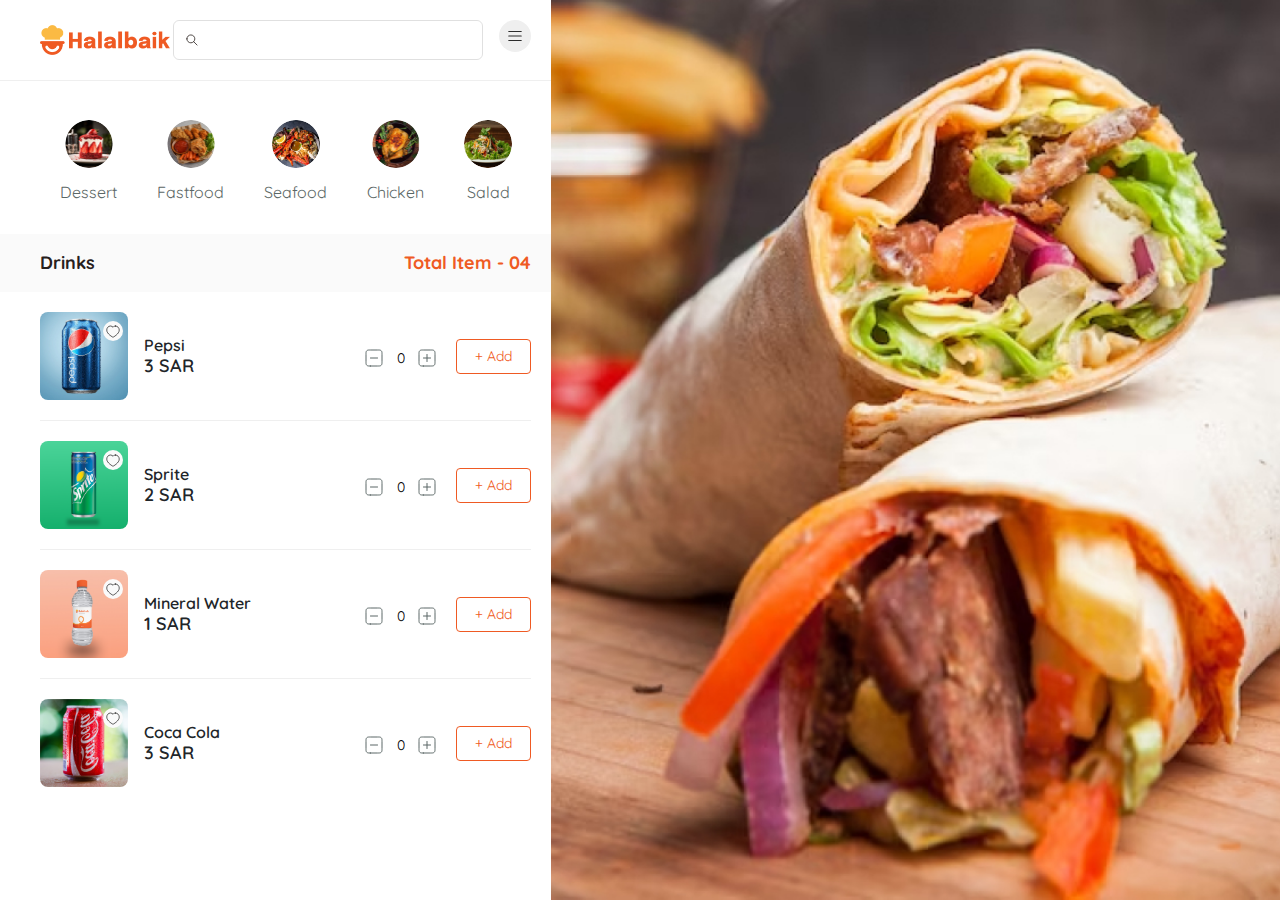
<file: drinks.html>
<!DOCTYPE html>
<html lang="en">
<head>
    <meta charset="UTF-8">
    <meta name="viewport" content="width=device-width, initial-scale=1.0">
    <link rel="shortcut icon" href="./assets/img/fav-icon.png" type="image/x-icon">
    <title>Drink Items - Halalbaik</title>

    <link rel="stylesheet" href="./assets/lib/bootstrap/css/bootstrap.min.css">
    <link rel="stylesheet" href="./assets/lib/fontawesome/css/all.min.css">
    <link rel="stylesheet" href="./assets/css/style.css">

</head>
<body>
    
    <main>
        <div class="d-flex">
            <div class="col-left pe-0" >
                <div class="main-left-side-area ">
                    <header class="header bb">
                        <div class="container-min">
                            <div class="d-flex align-items-center justify-content-between">
                                <div class="logo">
                                    <a href="index.html">
                                        <img src="./assets/img/logo.png" alt="Halalbaik">
                                    </a>
                                </div>
                                <div class="search-menu d-flex">
                                    <div class="search-box">
                                        <img src="./assets/img/icons/search.svg" alt="Search Icon">
                                        <input type="text" class="input">
                                    </div>
                                    <div class="menu ps-3">
                                        <img src="./assets/img/icons/menu-button.svg" class="default-menu-image" alt="Menu Button">
                                        <img src="./assets/img/icons/menu-button-close.svg" class="active-menu-image d-none" alt="Menu Button">

                                        <div class="menus">
                                            <ul class="menu-items">
                                                <li class="mb-3 pb-3 bb">
                                                    <a href="index.html" class="text-decoration-none fw-bold color-b hover-color-a transition-ease-3s">Home</a>
                                                </li>
                                                <!-- <li class="mb-3 pb-3 bb">
                                                    <a href="./cart.html" class="text-decoration-none fw-bold color-b hover-color-a transition-ease-3s">My Cart <span class="badge rounded-pill bg-base-1 color-a py-2 px-3 ms-3">02</span></a>
                                                </li> -->
                                                <!-- <li class="mb-3 pb-3 bb">
                                                    <a href="./orders.html" class="text-decoration-none fw-bold color-b hover-color-a transition-ease-3s">My Order  <span class="badge rounded-pill bg-base-1 color-a py-2 px-3 ms-3">03</span></a>
                                                </li> -->
                                                <li class="mb-3 pb-3 bb">
                                                    <a href="./favourite.html" class="text-decoration-none fw-bold color-b hover-color-a transition-ease-3s">Favourites</a>
                                                </li>
                                                <li class="mb-3 pb-3 bb">
                                                    <a href="./about.html" class="text-decoration-none fw-bold color-b hover-color-a transition-ease-3s">About</a>
                                                </li>
                                                <li class="mb-3 pb-3 bb">
                                                    <a href="./reservation.html" class="text-decoration-none fw-bold color-b hover-color-a transition-ease-3s">Reservation</a>
                                                </li>
                                                <li class="mb-3 pb-3 bb">
                                                    <a href="contact.html" class="text-decoration-none fw-bold color-b hover-color-a transition-ease-3s">Contact</a>
                                                </li>
                                                <li class="mb-3 pb-3">
                                                    <a href="./login.html" class="text-decoration-none fw-bold color-b hover-color-a transition-ease-3s">Login</a>
                                                </li>
                                            </ul>
                                        </div>

                                    </div>
                                </div>
                            </div>
                        </div>
                    </header>

                    <section class="menu-categories-section">
                        <div class="container-min">
                            <div class="menu-category-container">
                                <div class="single-category">
                                    <a href="./dessert.html" class="text-decoration-none">
                                        <img src="./assets/img/category-images/dessert.png" alt="Dessert Image">
                                        <p>Dessert</p>
                                    </a>
                                </div>
                                <div class="single-category">
                                    <a href="./fastfood.html" class="text-decoration-none">
                                        <img src="./assets/img/category-images/fastfood.png" alt="Fasfood Image">
                                        <p>Fastfood</p>
                                    </a>
                                </div>
                                <div class="single-category">
                                    <a href="./seafood.html" class="text-decoration-none">
                                        <img src="./assets/img/category-images/seafood.png" alt="Seafood Image">
                                        <p>Seafood</p>
                                    </a>
                                </div>
                                <div class="single-category">
                                    <a href="./chicken.html" class="text-decoration-none">
                                        <img src="./assets/img/category-images/chicken.png" alt="Chicken Image">
                                        <p>Chicken</p>
                                    </a>
                                </div>
                                <div class="single-category">
                                    <a href="./salad.html" class="text-decoration-none">
                                        <img src="./assets/img/category-images/salad.png" alt="Salad Image">
                                        <p>Salad </p>
                                    </a>
                                </div>
                                <div class="single-category active-category">
                                    <a href="./drinks.html" class="text-decoration-none">
                                        <img src="./assets/img/category-images/drinks.png" alt="Drinks Image">
                                        <p>Drinks</p>
                                    </a>
                                </div>
                                
                            </div>
                        </div>
                    </section>


                    <!-- Menu Food Overview -->
                    <section class="food-menu-section">
                        <div class="menu-header">
                            <div class="container-min d-flex justify-content-between align-items-center">
                                <p class="color-b">Drinks</p>
                                <p class="color-a">Total Item - 04</p>
                            </div>
                            
                        </div>
                    </section>

                    <!-- Menu Categories Food -->
                    <section class="menu-items-food">
                        <div class="container-min">
                            <div class="food-items-container">

                                <div class="single-food d-flex align-items-center justify-content-between">
                                    <div class="food-left-side d-flex align-items-center">
                                        <div class="food-img">
                                            <img src="./assets/img/foods/pepsi.png" alt="Pepsi">
                                            <div class="favoutite-icons-container">
                                                <img src="./assets/img/icons/heart-icon.svg" class="favourite-icon" alt="Favourite Icon">
                                                <img src="./assets/img/icons/heart-active.svg" class="favourite-icon active-icon d-none" alt="Favourite Icon">
                                            </div>
                                        </div>
                                        <div class="ms-3">
                                            <h4>Pepsi</h4>
                                            <h3>3 SAR</h3>
                                        </div>
                                    </div>
                                    <div class="food-action-side d-flex align-items-center">
                                        <div class="wrap-quantity-button d-flex align-items-center">
                                            <div id="sub" class="sub">
                                                <img src="./assets/img/icons/minus-icon-border.svg" alt="Minus Icon">
                                            </div>
                                            <input class="count" type="text" id="0" value="0" min="0" max="100" />
                                            <div id="add" class="add">
                                                <img src="./assets/img/icons/plus-icon-border.svg" alt="Plus Icon">
                                            </div>
                                        </div>
                                        <div class="add-to-cart">
                                            <button class="cart-add button button-a">+ Add</button>
                                        </div>
                                    </div>
                                </div>

                                <div class="single-food d-flex align-items-center justify-content-between">
                                    <div class="food-left-side d-flex align-items-center">
                                        <div class="food-img">
                                            <img src="./assets/img/foods/sprite.png" alt="Sprite">
                                            <div class="favoutite-icons-container">
                                                <img src="./assets/img/icons/heart-icon.svg" class="favourite-icon" alt="Favourite Icon">
                                                <img src="./assets/img/icons/heart-active.svg" class="favourite-icon active-icon d-none" alt="Favourite Icon">
                                            </div>
                                        </div>
                                        <div class="ms-3">
                                            <h4>Sprite</h4>
                                            <h3>2 SAR</h3>
                                        </div>
                                    </div>
                                    <div class="food-action-side d-flex align-items-center">
                                        <div class="wrap-quantity-button d-flex align-items-center">
                                            <div id="sub" class="sub">
                                                <img src="./assets/img/icons/minus-icon-border.svg" alt="Minus Icon">
                                            </div>
                                            <input class="count" type="text" id="0" value="0" min="0" max="100" />
                                            <div id="add" class="add">
                                                <img src="./assets/img/icons/plus-icon-border.svg" alt="Plus Icon">
                                            </div>
                                        </div>
                                        <div class="add-to-cart">
                                            <button class="cart-add button button-a">+ Add</button>
                                        </div>
                                    </div>
                                </div>

                                <div class="single-food d-flex align-items-center justify-content-between">
                                    <div class="food-left-side d-flex align-items-center">
                                        <div class="food-img">
                                            <img src="./assets/img/foods/water.png" alt="Mineral Water">
                                            <div class="favoutite-icons-container">
                                                <img src="./assets/img/icons/heart-icon.svg" class="favourite-icon" alt="Favourite Icon">
                                                <img src="./assets/img/icons/heart-active.svg" class="favourite-icon active-icon d-none" alt="Favourite Icon">
                                            </div>
                                        </div>
                                        <div class="ms-3">
                                            <h4>Mineral Water</h4>
                                            <h3>1 SAR</h3>
                                        </div>
                                    </div>
                                    <div class="food-action-side d-flex align-items-center">
                                        <div class="wrap-quantity-button d-flex align-items-center">
                                            <div id="sub" class="sub">
                                                <img src="./assets/img/icons/minus-icon-border.svg" alt="Minus Icon">
                                            </div>
                                            <input class="count" type="text" id="0" value="0" min="0" max="100" />
                                            <div id="add" class="add">
                                                <img src="./assets/img/icons/plus-icon-border.svg" alt="Plus Icon">
                                            </div>
                                        </div>
                                        <div class="add-to-cart">
                                            <button class="cart-add button button-a">+ Add</button>
                                        </div>
                                    </div>
                                </div>

                                <div class="single-food d-flex align-items-center justify-content-between">
                                    <div class="food-left-side d-flex align-items-center">
                                        <div class="food-img">
                                            <img src="./assets/img/foods/coca-cola.png" alt="Coca Cola">
                                            <div class="favoutite-icons-container">
                                                <img src="./assets/img/icons/heart-icon.svg" class="favourite-icon" alt="Favourite Icon">
                                                <img src="./assets/img/icons/heart-active.svg" class="favourite-icon active-icon d-none" alt="Favourite Icon">
                                            </div>
                                        </div>
                                        <div class="ms-3">
                                            <h4>Coca Cola</h4>
                                            <h3>3 SAR</h3>
                                        </div>
                                    </div>
                                    <div class="food-action-side d-flex align-items-center">
                                        <div class="wrap-quantity-button d-flex align-items-center">
                                            <div id="sub" class="sub">
                                                <img src="./assets/img/icons/minus-icon-border.svg" alt="Minus Icon">
                                            </div>
                                            <input class="count" type="text" id="0" value="0" min="0" max="100" />
                                            <div id="add" class="add">
                                                <img src="./assets/img/icons/plus-icon-border.svg" alt="Plus Icon">
                                            </div>
                                        </div>
                                        <div class="add-to-cart">
                                            <button class="cart-add button button-a">+ Add</button>
                                        </div>
                                    </div>
                                </div>

                            </div>
                        </div>
                    </section>


                    <section class="footer-buttons">
                        <div class="container-min">
                            <div class="text-end">
                                <a href="javascript:void(0)" class="close-cart"><i class="fa fa-times p-2 rounded-pill color-b hover-color-a"></i></a>
                            </div>
                            <div class="single-food d-flex align-items-center justify-content-between">
                                <div class="food-left-side d-flex align-items-center">
                                    <div class="food-img">
                                        <img src="./assets/img/foods/pizza-all-pala.png" alt="Pizza All Pala">
                                        <div class="favoutite-icons-container">
                                            <img src="./assets/img/icons/heart-icon.svg" class="favourite-icon" alt="Favourite Icon">
                                            <img src="./assets/img/icons/heart-active.svg" class="favourite-icon active-icon d-none" alt="Favourite Icon">
                                        </div>
                                    </div>
                                    <div class="ms-3">
                                        <h4>Pizza All Pala</h4>
                                        <p>Your choice of 3 Spicy small size pizza</p>
                                        <h3>21 SAR</h3>
                                    </div>
                                </div>
                                <div class="food-action-side d-flex align-items-center">
                                    <div class="wrap-quantity-button d-flex align-items-center">
                                        <div id="sub" class="sub">
                                            <img src="./assets/img/icons/minus-icon-border.svg" alt="Minus Icon">
                                        </div>
                                        <input class="count color-a" type="text" id="0" value="1" min="0" max="100" />
                                        <div id="add" class="add">
                                            <img src="./assets/img/icons/plus-icon-border.svg" alt="Plus Icon">
                                        </div>
                                    </div>
                                    <div class="ms-4 font-18 fw-semibold">
                                        21 SAR
                                    </div>
                                    <div class="add-to-cart ms-2">
                                        <button class="cart-add button button-a d-flex align-items-center justify-content-center py-2 has-img-hover-reverse">
                                            <img src="./assets/img/icons/delete.svg" alt="Delete Icon">
                                            <img src="./assets/img/icons/delete-white.svg" class="delete-white-icon d-none" alt="Delete Icon">
                                        </button>
                                    </div>
                                </div>
                            </div>

                            <div class="single-food d-flex align-items-center justify-content-between">
                                <div class="food-left-side d-flex align-items-center">
                                    <div class="food-img">
                                        <img src="./assets/img/foods/salisbury-stack-burger.png" alt="salisbury-stack-burger">
                                        <div class="favoutite-icons-container">
                                            <img src="./assets/img/icons/heart-icon.svg" class="favourite-icon" alt="Favourite Icon">
                                            <img src="./assets/img/icons/heart-active.svg" class="favourite-icon active-icon d-none" alt="Favourite Icon">
                                        </div>
                                    </div>
                                    <div class="ms-3">
                                        <h4>Salisbury Steak Burger</h4>
                                        <p>Your choice of 1 Hemberger with extra cheesy</p>
                                        <h3>12 SAR</h3>
                                    </div>
                                </div>
                                
                                <div class="food-action-side d-flex align-items-center">
                                    <div class="wrap-quantity-button d-flex align-items-center">
                                        <div id="sub" class="sub">
                                            <img src="./assets/img/icons/minus-icon-border.svg" alt="Minus Icon">
                                        </div>
                                        <input class="count color-a" type="text" id="0" value="2" min="0" max="100" />
                                        <div id="add" class="add">
                                            <img src="./assets/img/icons/plus-icon-border.svg" alt="Plus Icon">
                                        </div>
                                    </div>
                                    <div class="ms-4 font-18 fw-semibold">
                                        24 SAR
                                    </div>
                                    <div class="add-to-cart ms-2">
                                        <button class="cart-add button button-a d-flex align-items-center justify-content-center py-2 has-img-hover-reverse">
                                            <img src="./assets/img/icons/delete.svg" alt="Delete Icon">
                                            <img src="./assets/img/icons/delete-white.svg" class="delete-white-icon d-none" alt="Delete Icon">
                                        </button>
                                    </div>
                                </div>
                            </div>

                            <button class="button button-a-reverse full-width d-flex justify-content-between">
                                <span class="badge py-2 px-3 op-10p">2</span>
                                <span>Review Order</span>
                                <span>45 SAR</span>
                            </button>
                        </div>
                    </section>

                </div>
            </div>
            <div class="col-right">
                <div class="main-right-side-area">
                    <div class="right-area-dynamic-image"></div>
                </div>
            </div>
        </div>
    </main>

   


</body>

<script src="./assets/lib/jquery/jquery.min.js"></script>
<script src="./assets/js/app.js"></script>


</html>
</file>
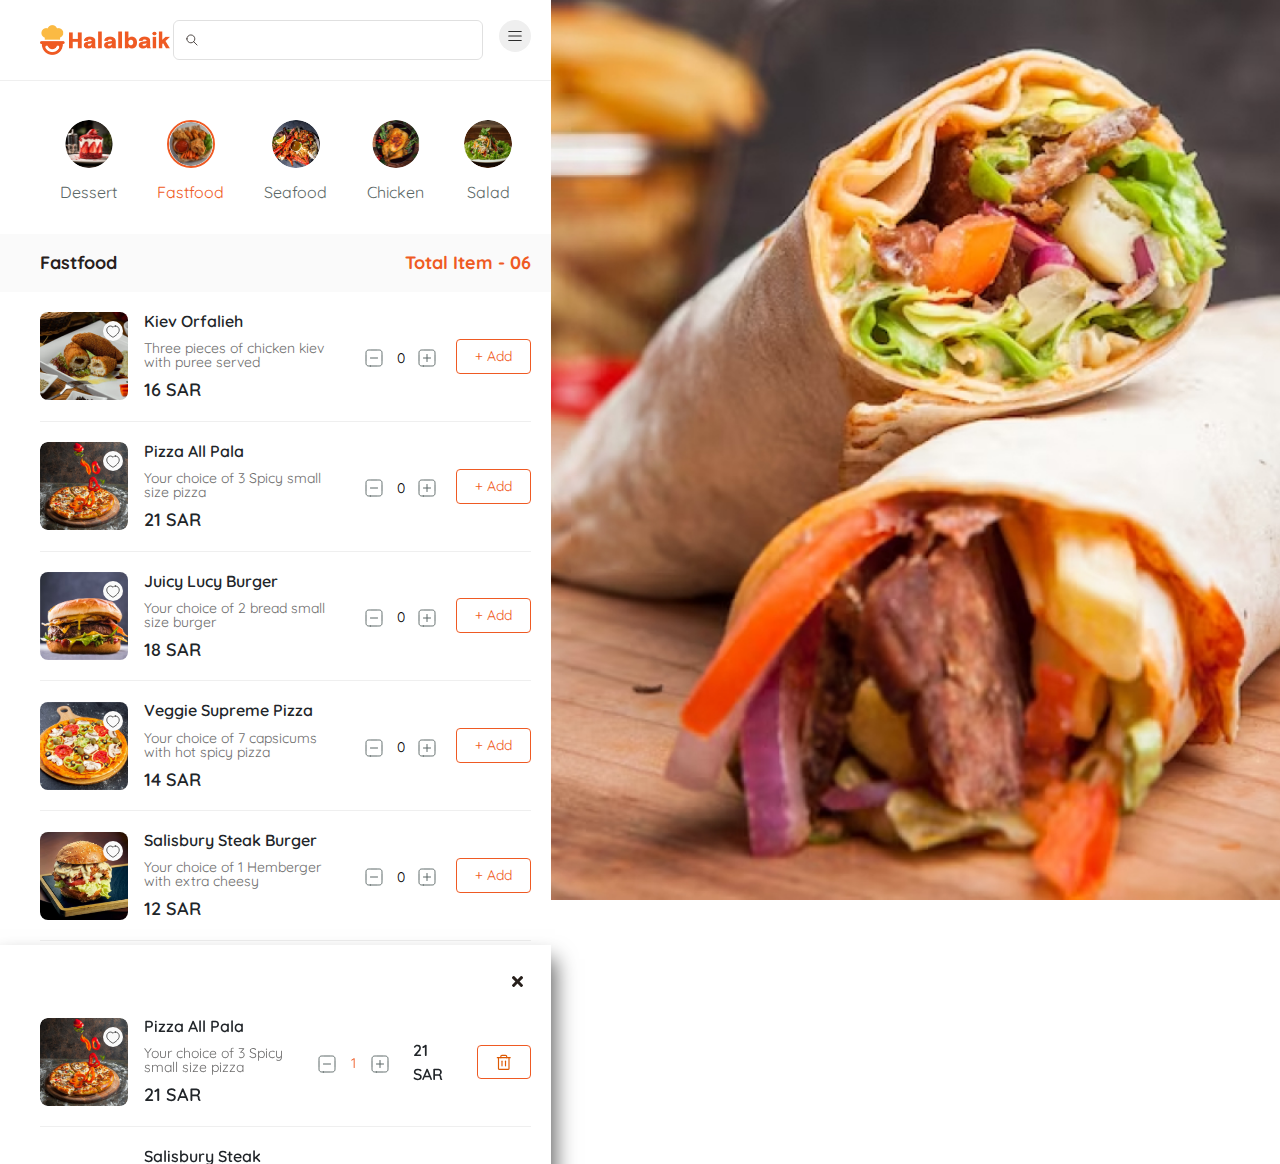
<file: fastfood.html>
<!DOCTYPE html>
<html lang="en">
<head>
    <meta charset="UTF-8">
    <meta name="viewport" content="width=device-width, initial-scale=1.0">
    <link rel="shortcut icon" href="./assets/img/fav-icon.png" type="image/x-icon">
    <title>Fastfood Items - Halalbaik</title>

    <link rel="stylesheet" href="./assets/lib/bootstrap/css/bootstrap.min.css">
    <link rel="stylesheet" href="./assets/lib/fontawesome/css/all.min.css">
    <link rel="stylesheet" href="./assets/css/style.css">

</head>
<body>
    
    <main>
        <div class="d-flex">
            <div class="col-left pe-0" >
                <div class="main-left-side-area ">
                    <header class="header bb">
                        <div class="container-min">
                            <div class="d-flex align-items-center justify-content-between">
                                <div class="logo">
                                    <a href="index.html">
                                        <img src="./assets/img/logo.png" alt="Halalbaik">
                                    </a>
                                </div>
                                <div class="search-menu d-flex">
                                    <div class="search-box">
                                        <img src="./assets/img/icons/search.svg" alt="Search Icon">
                                        <input type="text" class="input">
                                    </div>
                                    <div class="menu ps-3">
                                        <img src="./assets/img/icons/menu-button.svg" class="default-menu-image" alt="Menu Button">
                                        <img src="./assets/img/icons/menu-button-close.svg" class="active-menu-image d-none" alt="Menu Button">

                                        <div class="menus">
                                            <ul class="menu-items">
                                                <li class="mb-3 pb-3 bb">
                                                    <a href="index.html" class="text-decoration-none fw-bold color-b hover-color-a transition-ease-3s">Home</a>
                                                </li>
                                                <!-- <li class="mb-3 pb-3 bb">
                                                    <a href="./cart.html" class="text-decoration-none fw-bold color-b hover-color-a transition-ease-3s">My Cart <span class="badge rounded-pill bg-base-1 color-a py-2 px-3 ms-3">02</span></a>
                                                </li> -->
                                                <!-- <li class="mb-3 pb-3 bb">
                                                    <a href="./orders.html" class="text-decoration-none fw-bold color-b hover-color-a transition-ease-3s">My Order  <span class="badge rounded-pill bg-base-1 color-a py-2 px-3 ms-3">03</span></a>
                                                </li> -->
                                                <li class="mb-3 pb-3 bb">
                                                    <a href="./favourite.html" class="text-decoration-none fw-bold color-b hover-color-a transition-ease-3s">Favourites</a>
                                                </li>
                                                <li class="mb-3 pb-3 bb">
                                                    <a href="./about.html" class="text-decoration-none fw-bold color-b hover-color-a transition-ease-3s">About</a>
                                                </li>
                                                <li class="mb-3 pb-3 bb">
                                                    <a href="./reservation.html" class="text-decoration-none fw-bold color-b hover-color-a transition-ease-3s">Reservation</a>
                                                </li>
                                                <li class="mb-3 pb-3 bb">
                                                    <a href="contact.html" class="text-decoration-none fw-bold color-b hover-color-a transition-ease-3s">Contact</a>
                                                </li>
                                                <li class="mb-3 pb-3">
                                                    <a href="./login.html" class="text-decoration-none fw-bold color-b hover-color-a transition-ease-3s">Login</a>
                                                </li>
                                            </ul>
                                        </div>

                                    </div>
                                </div>
                            </div>
                        </div>
                    </header>

                    <section class="menu-categories-section">
                        <div class="container-min">
                            <div class="menu-category-container">
                                <div class="single-category">
                                    <a href="./dessert.html" class="text-decoration-none">
                                        <img src="./assets/img/category-images/dessert.png" alt="Dessert Image">
                                        <p>Dessert</p>
                                    </a>
                                </div>
                                <div class="single-category active-category">
                                    <a href="./fastfood.html" class="text-decoration-none">
                                        <img src="./assets/img/category-images/fastfood.png" alt="Fasfood Image">
                                        <p>Fastfood</p>
                                    </a>
                                </div>
                                <div class="single-category">
                                    <a href="./seafood.html" class="text-decoration-none">
                                        <img src="./assets/img/category-images/seafood.png" alt="Seafood Image">
                                        <p>Seafood</p>
                                    </a>
                                </div>
                                <div class="single-category">
                                    <a href="./chicken.html" class="text-decoration-none">
                                        <img src="./assets/img/category-images/chicken.png" alt="Chicken Image">
                                        <p>Chicken</p>
                                    </a>
                                </div>
                                <div class="single-category">
                                    <a href="./salad.html" class="text-decoration-none">
                                        <img src="./assets/img/category-images/salad.png" alt="Salad Image">
                                        <p>Salad </p>
                                    </a>
                                </div>
                                <div class="single-category">
                                    <a href="./drinks.html" class="text-decoration-none">
                                        <img src="./assets/img/category-images/drinks.png" alt="Drinks Image">
                                        <p>Drinks</p>
                                    </a>
                                </div>
                                
                            </div>
                        </div>
                    </section>


                    <!-- Menu Food Overview -->
                    <section class="food-menu-section">
                        <div class="menu-header">
                            <div class="container-min d-flex justify-content-between align-items-center">
                                <p class="color-b">Fastfood</p>
                                <p class="color-a">Total Item - 06</p>
                            </div>
                            
                        </div>
                    </section>

                    <!-- Menu Categories Food -->
                    <section class="menu-items-food">
                        <div class="container-min">
                            <div class="food-items-container">

                                <div class="single-food d-flex align-items-center justify-content-between">
                                    <div class="food-left-side d-flex align-items-center">
                                        <div class="food-img">
                                            <img src="./assets/img/foods/kibbeh-orfalieh.png" alt="Kibbeh Orfalieh">
                                            <div class="favoutite-icons-container">
                                                <img src="./assets/img/icons/heart-icon.svg" class="favourite-icon" alt="Favourite Icon">
                                                <img src="./assets/img/icons/heart-active.svg" class="favourite-icon active-icon d-none" alt="Favourite Icon">
                                            </div>
                                        </div>
                                        <div class="ms-3">
                                            <h4>Kiev Orfalieh</h4>
                                            <p>Three pieces of chicken kiev with puree served</p>
                                            <h3>16 SAR</h3>
                                        </div>
                                    </div>
                                    <div class="food-action-side d-flex align-items-center">
                                        <div class="wrap-quantity-button d-flex align-items-center">
                                            <div id="sub" class="sub">
                                                <img src="./assets/img/icons/minus-icon-border.svg" alt="Minus Icon">
                                            </div>
                                            <input class="count" type="text" id="0" value="0" min="0" max="100" />
                                            <div id="add" class="add">
                                                <img src="./assets/img/icons/plus-icon-border.svg" alt="Plus Icon">
                                            </div>
                                        </div>
                                        <div class="add-to-cart">
                                            <button class="cart-add button button-a">+ Add</button>
                                        </div>
                                    </div>
                                </div>
                                
                                <div class="single-food d-flex align-items-center justify-content-between">
                                    <div class="food-left-side d-flex align-items-center">
                                        <div class="food-img">
                                            <img src="./assets/img/foods/pizza-all-pala.png" alt="Pizza All Pala">
                                            <div class="favoutite-icons-container">
                                                <img src="./assets/img/icons/heart-icon.svg" class="favourite-icon" alt="Favourite Icon">
                                                <img src="./assets/img/icons/heart-active.svg" class="favourite-icon active-icon d-none" alt="Favourite Icon">
                                            </div>
                                        </div>
                                        <div class="ms-3">
                                            <h4>Pizza All Pala</h4>
                                            <p>Your choice of 3 Spicy small size pizza</p>
                                            <h3>21 SAR</h3>
                                        </div>
                                    </div>
                                    <div class="food-action-side d-flex align-items-center">
                                        <div class="wrap-quantity-button d-flex align-items-center">
                                            <div id="sub" class="sub">
                                                <img src="./assets/img/icons/minus-icon-border.svg" alt="Minus Icon">
                                            </div>
                                            <input class="count" type="text" id="0" value="0" min="0" max="100" />
                                            <div id="add" class="add">
                                                <img src="./assets/img/icons/plus-icon-border.svg" alt="Plus Icon">
                                            </div>
                                        </div>
                                        <div class="add-to-cart">
                                            <button class="cart-add button button-a">+ Add</button>
                                        </div>
                                    </div>
                                </div>

                                <div class="single-food d-flex align-items-center justify-content-between">
                                    <div class="food-left-side d-flex align-items-center">
                                        <div class="food-img">
                                            <img src="./assets/img/foods/juicy-lucy-burger.png" alt="juicy-lucy-burger">
                                            <div class="favoutite-icons-container">
                                                <img src="./assets/img/icons/heart-icon.svg" class="favourite-icon" alt="Favourite Icon">
                                                <img src="./assets/img/icons/heart-active.svg" class="favourite-icon active-icon d-none" alt="Favourite Icon">
                                            </div>
                                        </div>
                                        <div class="ms-3">
                                            <h4>Juicy Lucy Burger</h4>
                                            <p>Your choice of 2 bread small size burger</p>
                                            <h3>18 SAR</h3>
                                        </div>
                                    </div>
                                    <div class="food-action-side d-flex align-items-center">
                                        <div class="wrap-quantity-button d-flex align-items-center">
                                            <div id="sub" class="sub">
                                                <img src="./assets/img/icons/minus-icon-border.svg" alt="Minus Icon">
                                            </div>
                                            <input class="count" type="text" id="0" value="0" min="0" max="100" />
                                            <div id="add" class="add">
                                                <img src="./assets/img/icons/plus-icon-border.svg" alt="Plus Icon">
                                            </div>
                                        </div>
                                        <div class="add-to-cart">
                                            <button class="cart-add button button-a">+ Add</button>
                                        </div>
                                    </div>
                                </div>

                                <div class="single-food d-flex align-items-center justify-content-between">
                                    <div class="food-left-side d-flex align-items-center">
                                        <div class="food-img">
                                            <img src="./assets/img/foods/veggie-supreme-pizza.png" alt="veggie-supreme-pizza">
                                            <div class="favoutite-icons-container">
                                                <img src="./assets/img/icons/heart-icon.svg" class="favourite-icon" alt="Favourite Icon">
                                                <img src="./assets/img/icons/heart-active.svg" class="favourite-icon active-icon d-none" alt="Favourite Icon">
                                            </div>
                                        </div>
                                        <div class="ms-3">
                                            <h4>Veggie Supreme Pizza</h4>
                                            <p>Your choice of 7 capsicums with hot spicy pizza</p>
                                            <h3> 14 SAR</h3>
                                        </div>
                                    </div>
                                    <div class="food-action-side d-flex align-items-center">
                                        <div class="wrap-quantity-button d-flex align-items-center">
                                            <div id="sub" class="sub">
                                                <img src="./assets/img/icons/minus-icon-border.svg" alt="Minus Icon">
                                            </div>
                                            <input class="count" type="text" id="0" value="0" min="0" max="100" />
                                            <div id="add" class="add">
                                                <img src="./assets/img/icons/plus-icon-border.svg" alt="Plus Icon">
                                            </div>
                                        </div>
                                        <div class="add-to-cart">
                                            <button class="cart-add button button-a">+ Add</button>
                                        </div>
                                    </div>
                                </div>

                                <div class="single-food d-flex align-items-center justify-content-between">
                                    <div class="food-left-side d-flex align-items-center">
                                        <div class="food-img">
                                            <img src="./assets/img/foods/salisbury-stack-burger.png" alt="salisbury-stack-burger">
                                            <div class="favoutite-icons-container">
                                                <img src="./assets/img/icons/heart-icon.svg" class="favourite-icon" alt="Favourite Icon">
                                                <img src="./assets/img/icons/heart-active.svg" class="favourite-icon active-icon d-none" alt="Favourite Icon">
                                            </div>
                                        </div>
                                        <div class="ms-3">
                                            <h4>Salisbury Steak Burger</h4>
                                            <p>Your choice of 1 Hemberger with extra cheesy</p>
                                            <h3>12 SAR</h3>
                                        </div>
                                    </div>
                                    <div class="food-action-side d-flex align-items-center">
                                        <div class="wrap-quantity-button d-flex align-items-center">
                                            <div id="sub" class="sub">
                                                <img src="./assets/img/icons/minus-icon-border.svg" alt="Minus Icon">
                                            </div>
                                            <input class="count" type="text" id="0" value="0" min="0" max="100" />
                                            <div id="add" class="add">
                                                <img src="./assets/img/icons/plus-icon-border.svg" alt="Plus Icon">
                                            </div>
                                        </div>
                                        <div class="add-to-cart">
                                            <button class="cart-add button button-a">+ Add</button>
                                        </div>
                                    </div>
                                </div>

                        
                                <div class="single-food d-flex align-items-center justify-content-between">
                                    <div class="food-left-side d-flex align-items-center">
                                        <div class="food-img">
                                            <img src="./assets/img/foods/beef-burger.png" alt="salisbury-stack-burger">
                                            <div class="favoutite-icons-container">
                                                <img src="./assets/img/icons/heart-icon.svg" class="favourite-icon" alt="Favourite Icon">
                                                <img src="./assets/img/icons/heart-active.svg" class="favourite-icon active-icon d-none" alt="Favourite Icon">
                                            </div>
                                        </div>
                                        <div class="ms-3">
                                            <h4>Beef Burger</h4>
                                            <p>Burger with beef meat melted cheese and vegetables</p>
                                            <h3>12 SAR</h3>
                                        </div>
                                    </div>
                                    <div class="food-action-side d-flex align-items-center">
                                        <div class="wrap-quantity-button d-flex align-items-center">
                                            <div id="sub" class="sub">
                                                <img src="./assets/img/icons/minus-icon-border.svg" alt="Minus Icon">
                                            </div>
                                            <input class="count" type="text" id="0" value="0" min="0" max="100" />
                                            <div id="add" class="add">
                                                <img src="./assets/img/icons/plus-icon-border.svg" alt="Plus Icon">
                                            </div>
                                        </div>
                                        <div class="add-to-cart">
                                            <button class="cart-add button button-a">+ Add</button>
                                        </div>
                                    </div>
                                </div>
                                
                            </div>
                        </div>
                    </section>


                    <section class="footer-buttons">
                        <div class="container-min">
                            <div class="text-end">
                                <a href="javascript:void(0)" class="close-cart"><i class="fa fa-times p-2 rounded-pill color-b hover-color-a"></i></a>
                            </div>
                            <div class="single-food d-flex align-items-center justify-content-between">
                                <div class="food-left-side d-flex align-items-center">
                                    <div class="food-img">
                                        <img src="./assets/img/foods/pizza-all-pala.png" alt="Pizza All Pala">
                                        <div class="favoutite-icons-container">
                                            <img src="./assets/img/icons/heart-icon.svg" class="favourite-icon" alt="Favourite Icon">
                                            <img src="./assets/img/icons/heart-active.svg" class="favourite-icon active-icon d-none" alt="Favourite Icon">
                                        </div>
                                    </div>
                                    <div class="ms-3">
                                        <h4>Pizza All Pala</h4>
                                        <p>Your choice of 3 Spicy small size pizza</p>
                                        <h3>21 SAR</h3>
                                    </div>
                                </div>
                                <div class="food-action-side d-flex align-items-center">
                                    <div class="wrap-quantity-button d-flex align-items-center">
                                        <div id="sub" class="sub">
                                            <img src="./assets/img/icons/minus-icon-border.svg" alt="Minus Icon">
                                        </div>
                                        <input class="count color-a" type="text" id="0" value="1" min="0" max="100" />
                                        <div id="add" class="add">
                                            <img src="./assets/img/icons/plus-icon-border.svg" alt="Plus Icon">
                                        </div>
                                    </div>
                                    <div class="ms-4 font-18 fw-semibold">
                                        21 SAR
                                    </div>
                                    <div class="add-to-cart ms-2">
                                        <button class="cart-add button button-a d-flex align-items-center justify-content-center py-2 has-img-hover-reverse">
                                            <img src="./assets/img/icons/delete.svg" alt="Delete Icon">
                                            <img src="./assets/img/icons/delete-white.svg" class="delete-white-icon d-none" alt="Delete Icon">
                                        </button>
                                    </div>
                                </div>
                            </div>

                            <div class="single-food d-flex align-items-center justify-content-between">
                                <div class="food-left-side d-flex align-items-center">
                                    <div class="food-img">
                                        <img src="./assets/img/foods/salisbury-stack-burger.png" alt="salisbury-stack-burger">
                                        <div class="favoutite-icons-container">
                                            <img src="./assets/img/icons/heart-icon.svg" class="favourite-icon" alt="Favourite Icon">
                                            <img src="./assets/img/icons/heart-active.svg" class="favourite-icon active-icon d-none" alt="Favourite Icon">
                                        </div>
                                    </div>
                                    <div class="ms-3">
                                        <h4>Salisbury Steak Burger</h4>
                                        <p>Your choice of 1 Hemberger with extra cheesy</p>
                                        <h3>12 SAR</h3>
                                    </div>
                                </div>
                                
                                <div class="food-action-side d-flex align-items-center">
                                    <div class="wrap-quantity-button d-flex align-items-center">
                                        <div id="sub" class="sub">
                                            <img src="./assets/img/icons/minus-icon-border.svg" alt="Minus Icon">
                                        </div>
                                        <input class="count color-a" type="text" id="0" value="2" min="0" max="100" />
                                        <div id="add" class="add">
                                            <img src="./assets/img/icons/plus-icon-border.svg" alt="Plus Icon">
                                        </div>
                                    </div>
                                    <div class="ms-4 font-18 fw-semibold">
                                        24 SAR
                                    </div>
                                    <div class="add-to-cart ms-2">
                                        <button class="cart-add button button-a d-flex align-items-center justify-content-center py-2 has-img-hover-reverse">
                                            <img src="./assets/img/icons/delete.svg" alt="Delete Icon">
                                            <img src="./assets/img/icons/delete-white.svg" class="delete-white-icon d-none" alt="Delete Icon">
                                        </button>
                                    </div>
                                </div>
                            </div>

                            <button class="button button-a-reverse full-width d-flex justify-content-between">
                                <span class="badge py-2 px-3 op-10p">2</span>
                                <span>Review Order</span>
                                <span>45 SAR</span>
                            </button>
                        </div>
                    </section>

                </div>
            </div>
            <div class="col-right">
                <div class="main-right-side-area">
                    <div class="right-area-dynamic-image"></div>
                </div>
            </div>
        </div>
    </main>

   


</body>

<script src="./assets/lib/jquery/jquery.min.js"></script>
<script src="./assets/js/app.js"></script>


</html>
</file>
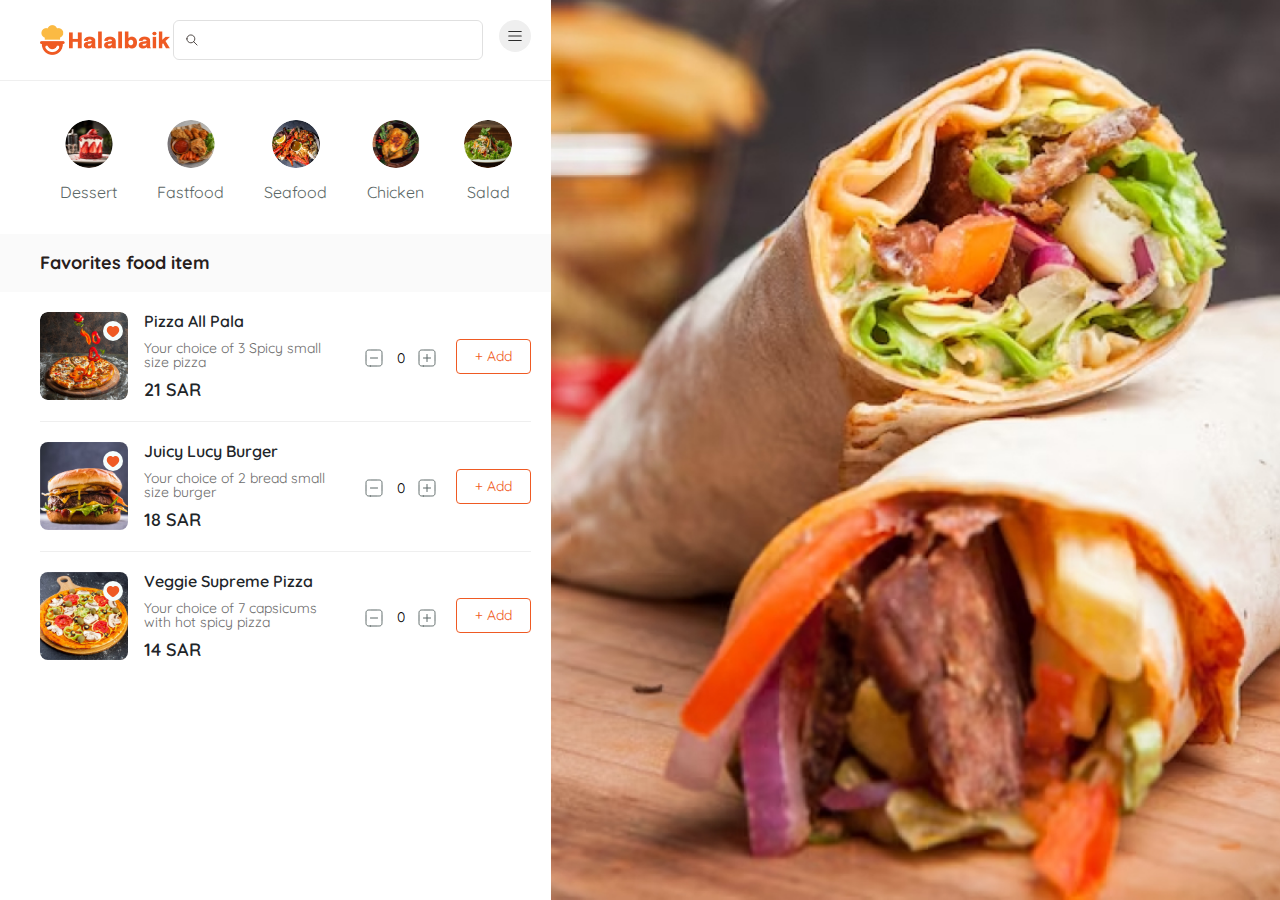
<file: favourite.html>
<!DOCTYPE html>
<html lang="en">
<head>
    <meta charset="UTF-8">
    <meta name="viewport" content="width=device-width, initial-scale=1.0">
    <link rel="shortcut icon" href="./assets/img/fav-icon.png" type="image/x-icon">
    <title>My favourite Items - Halalbaik</title>

    <link rel="stylesheet" href="./assets/lib/bootstrap/css/bootstrap.min.css">
    <link rel="stylesheet" href="./assets/lib/fontawesome/css/all.min.css">
    <link rel="stylesheet" href="./assets/css/style.css">

</head>
<body>
    
    <main>
        <div class="d-flex">
            <div class="col-left pe-0" >
                <div class="main-left-side-area ">
                    <header class="header bb">
                        <div class="container-min">
                            <div class="d-flex align-items-center justify-content-between">
                                <div class="logo">
                                    <a href="index.html">
                                        <img src="./assets/img/logo.png" alt="Halalbaik">
                                    </a>
                                </div>
                                <div class="search-menu d-flex">
                                    <div class="search-box">
                                        <img src="./assets/img/icons/search.svg" alt="Search Icon">
                                        <input type="text" class="input">
                                    </div>
                                    <div class="menu ps-3">
                                        <img src="./assets/img/icons/menu-button.svg" class="default-menu-image" alt="Menu Button">
                                        <img src="./assets/img/icons/menu-button-close.svg" class="active-menu-image d-none" alt="Menu Button">

                                        <div class="menus">
                                            <ul class="menu-items">
                                                <li class="mb-3 pb-3 bb">
                                                    <a href="index.html" class="text-decoration-none fw-bold color-b hover-color-a transition-ease-3s">Home</a>
                                                </li>
                                                <!-- <li class="mb-3 pb-3 bb">
                                                    <a href="./cart.html" class="text-decoration-none fw-bold color-b hover-color-a transition-ease-3s">My Cart <span class="badge rounded-pill bg-base-1 color-a py-2 px-3 ms-3">02</span></a>
                                                </li> -->
                                                <!-- <li class="mb-3 pb-3 bb">
                                                    <a href="./orders.html" class="text-decoration-none fw-bold color-b hover-color-a transition-ease-3s">My Order  <span class="badge rounded-pill bg-base-1 color-a py-2 px-3 ms-3">03</span></a>
                                                </li> -->
                                                <li class="mb-3 pb-3 bb">
                                                    <a href="./favourite.html" class="text-decoration-none fw-bold color-b hover-color-a transition-ease-3s color-a-active">Favourites</a>
                                                </li>
                                                <li class="mb-3 pb-3 bb">
                                                    <a href="./about.html" class="text-decoration-none fw-bold color-b hover-color-a transition-ease-3s">About</a>
                                                </li>
                                                <li class="mb-3 pb-3 bb">
                                                    <a href="./reservation.html" class="text-decoration-none fw-bold color-b hover-color-a transition-ease-3s">Reservation</a>
                                                </li>
                                                <li class="mb-3 pb-3 bb">
                                                    <a href="contact.html" class="text-decoration-none fw-bold color-b hover-color-a transition-ease-3s">Contact</a>
                                                </li>
                                                <li class="mb-3 pb-3">
                                                    <a href="./login.html" class="text-decoration-none fw-bold color-b hover-color-a transition-ease-3s">Login</a>
                                                </li>
                                            </ul>
                                        </div>

                                    </div>
                                </div>
                            </div>
                        </div>
                    </header>

                    <section class="menu-categories-section">
                        <div class="container-min">
                            <div class="menu-category-container">
                                <div class="single-category">
                                    <a href="./dessert.html" class="text-decoration-none">
                                        <img src="./assets/img/category-images/dessert.png" alt="Dessert Image">
                                        <p>Dessert</p>
                                    </a>
                                </div>
                                <div class="single-category">
                                    <a href="./fastfood.html" class="text-decoration-none">
                                        <img src="./assets/img/category-images/fastfood.png" alt="Fasfood Image">
                                        <p>Fastfood</p>
                                    </a>
                                </div>
                                <div class="single-category">
                                    <a href="./seafood.html" class="text-decoration-none">
                                        <img src="./assets/img/category-images/seafood.png" alt="Seafood Image">
                                        <p>Seafood</p>
                                    </a>
                                </div>
                                <div class="single-category">
                                    <a href="./chicken.html" class="text-decoration-none">
                                        <img src="./assets/img/category-images/chicken.png" alt="Chicken Image">
                                        <p>Chicken</p>
                                    </a>
                                </div>
                                <div class="single-category">
                                    <a href="./salad.html" class="text-decoration-none">
                                        <img src="./assets/img/category-images/salad.png" alt="Salad Image">
                                        <p>Salad </p>
                                    </a>
                                </div>
                                <div class="single-category">
                                    <a href="./drinks.html" class="text-decoration-none">
                                        <img src="./assets/img/category-images/drinks.png" alt="Drinks Image">
                                        <p>Drinks</p>
                                    </a>
                                </div>
                                
                            </div>
                        </div>
                    </section>
                    <section class="food-menu-section">
                        <div class="menu-header">
                            <div class="container-min d-flex justify-content-between align-items-center">
                                <p class="color-b">Favorites food item</p>
                            </div>
                            
                        </div>
                    </section>
                    <section class="menu-items-food">
                        <div class="container-min">
                            <div class="food-items-container">
                                
                                <div class="single-food d-flex align-items-center justify-content-between">
                                    <div class="food-left-side d-flex align-items-center">
                                        <div class="food-img">
                                            <img src="./assets/img/foods/pizza-all-pala.png" alt="Pizza All Pala">
                                            <div class="favoutite-icons-container">
                                                <img src="./assets/img/icons/heart-icon.svg" class="favourite-icon d-none" alt="Favourite Icon">
                                                <img src="./assets/img/icons/heart-active.svg" class="favourite-icon active-icon" alt="Favourite Icon">
                                            </div>
                                        </div>
                                        <div class="ms-3">
                                            <h4>Pizza All Pala</h4>
                                            <p>Your choice of 3 Spicy small size pizza</p>
                                            <h3>21 SAR</h3>
                                        </div>
                                    </div>
                                    <div class="food-action-side d-flex align-items-center">
                                        <div class="wrap-quantity-button d-flex align-items-center">
                                            <div id="sub" class="sub">
                                                <img src="./assets/img/icons/minus-icon-border.svg" alt="Minus Icon">
                                            </div>
                                            <input class="count" type="text" id="0" value="0" min="0" max="100" />
                                            <div id="add" class="add">
                                                <img src="./assets/img/icons/plus-icon-border.svg" alt="Plus Icon">
                                            </div>
                                        </div>
                                        <div class="add-to-cart">
                                            <button class="cart-add button button-a">+ Add</button>
                                        </div>
                                    </div>
                                </div>

                                <div class="single-food d-flex align-items-center justify-content-between">
                                    <div class="food-left-side d-flex align-items-center">
                                        <div class="food-img">
                                            <img src="./assets/img/foods/juicy-lucy-burger.png" alt="juicy-lucy-burger">
                                            <div class="favoutite-icons-container">
                                                <img src="./assets/img/icons/heart-icon.svg" class="favourite-icon d-none" alt="Favourite Icon">
                                                <img src="./assets/img/icons/heart-active.svg" class="favourite-icon active-icon " alt="Favourite Icon">
                                            </div>
                                        </div>
                                        <div class="ms-3">
                                            <h4>Juicy Lucy Burger</h4>
                                            <p>Your choice of 2 bread small size burger</p>
                                            <h3>18 SAR</h3>
                                        </div>
                                    </div>
                                    <div class="food-action-side d-flex align-items-center">
                                        <div class="wrap-quantity-button d-flex align-items-center">
                                            <div id="sub" class="sub">
                                                <img src="./assets/img/icons/minus-icon-border.svg" alt="Minus Icon">
                                            </div>
                                            <input class="count" type="text" id="0" value="0" min="0" max="100" />
                                            <div id="add" class="add">
                                                <img src="./assets/img/icons/plus-icon-border.svg" alt="Plus Icon">
                                            </div>
                                        </div>
                                        <div class="add-to-cart">
                                            <button class="cart-add button button-a">+ Add</button>
                                        </div>
                                    </div>
                                </div>

                                <div class="single-food d-flex align-items-center justify-content-between">
                                    <div class="food-left-side d-flex align-items-center">
                                        <div class="food-img">
                                            <img src="./assets/img/foods/veggie-supreme-pizza.png" alt="veggie-supreme-pizza">
                                            <div class="favoutite-icons-container">
                                                <img src="./assets/img/icons/heart-icon.svg" class="favourite-icon d-none" alt="Favourite Icon">
                                                <img src="./assets/img/icons/heart-active.svg" class="favourite-icon active-icon" alt="Favourite Icon">
                                            </div>
                                        </div>
                                        <div class="ms-3">
                                            <h4>Veggie Supreme Pizza</h4>
                                            <p>Your choice of 7 capsicums with hot spicy pizza</p>
                                            <h3>14 SAR</h3>
                                        </div>
                                    </div>
                                    <div class="food-action-side d-flex align-items-center">
                                        <div class="wrap-quantity-button d-flex align-items-center">
                                            <div id="sub" class="sub">
                                                <img src="./assets/img/icons/minus-icon-border.svg" alt="Minus Icon">
                                            </div>
                                            <input class="count" type="text" id="0" value="0" min="0" max="100" />
                                            <div id="add" class="add">
                                                <img src="./assets/img/icons/plus-icon-border.svg" alt="Plus Icon">
                                            </div>
                                        </div>
                                        <div class="add-to-cart">
                                            <button class="cart-add button button-a">+ Add</button>
                                        </div>
                                    </div>
                                </div>

                            </div>
                        </div>
                    </section>

                    <section class="footer-buttons">
                        <div class="container-min">
                            <div class="text-end">
                                <a href="javascript:void(0)" class="close-cart"><i class="fa fa-times p-2 rounded-pill color-b hover-color-a"></i></a>
                            </div>
                            <div class="single-food d-flex align-items-center justify-content-between">
                                <div class="food-left-side d-flex align-items-center">
                                    <div class="food-img">
                                        <img src="./assets/img/foods/pizza-all-pala.png" alt="Pizza All Pala">
                                        <div class="favoutite-icons-container">
                                            <img src="./assets/img/icons/heart-icon.svg" class="favourite-icon" alt="Favourite Icon">
                                            <img src="./assets/img/icons/heart-active.svg" class="favourite-icon active-icon d-none" alt="Favourite Icon">
                                        </div>
                                    </div>
                                    <div class="ms-3">
                                        <h4>Pizza All Pala</h4>
                                        <p>Your choice of 3 Spicy small size pizza</p>
                                        <h3>21 SAR</h3>
                                    </div>
                                </div>
                                <div class="food-action-side d-flex align-items-center">
                                    <div class="wrap-quantity-button d-flex align-items-center">
                                        <div id="sub" class="sub">
                                            <img src="./assets/img/icons/minus-icon-border.svg" alt="Minus Icon">
                                        </div>
                                        <input class="count color-a" type="text" id="0" value="1" min="0" max="100" />
                                        <div id="add" class="add">
                                            <img src="./assets/img/icons/plus-icon-border.svg" alt="Plus Icon">
                                        </div>
                                    </div>
                                    <div class="ms-4 font-18 fw-semibold">
                                        21 SAR
                                    </div>
                                    <div class="add-to-cart ms-2">
                                        <button class="cart-add button button-a d-flex align-items-center justify-content-center py-2 has-img-hover-reverse">
                                            <img src="./assets/img/icons/delete.svg" alt="Delete Icon">
                                            <img src="./assets/img/icons/delete-white.svg" class="delete-white-icon d-none" alt="Delete Icon">
                                        </button>
                                    </div>
                                </div>
                            </div>

                            <div class="single-food d-flex align-items-center justify-content-between">
                                <div class="food-left-side d-flex align-items-center">
                                    <div class="food-img">
                                        <img src="./assets/img/foods/salisbury-stack-burger.png" alt="salisbury-stack-burger">
                                        <div class="favoutite-icons-container">
                                            <img src="./assets/img/icons/heart-icon.svg" class="favourite-icon" alt="Favourite Icon">
                                            <img src="./assets/img/icons/heart-active.svg" class="favourite-icon active-icon d-none" alt="Favourite Icon">
                                        </div>
                                    </div>
                                    <div class="ms-3">
                                        <h4>Salisbury Steak Burger</h4>
                                        <p>Your choice of 1 Hemberger with extra cheesy</p>
                                        <h3>12 SAR</h3>
                                    </div>
                                </div>
                                
                                <div class="food-action-side d-flex align-items-center">
                                    <div class="wrap-quantity-button d-flex align-items-center">
                                        <div id="sub" class="sub">
                                            <img src="./assets/img/icons/minus-icon-border.svg" alt="Minus Icon">
                                        </div>
                                        <input class="count color-a" type="text" id="0" value="2" min="0" max="100" />
                                        <div id="add" class="add">
                                            <img src="./assets/img/icons/plus-icon-border.svg" alt="Plus Icon">
                                        </div>
                                    </div>
                                    <div class="ms-4 font-18 fw-semibold">
                                        24 SAR
                                    </div>
                                    <div class="add-to-cart ms-2">
                                        <button class="cart-add button button-a d-flex align-items-center justify-content-center py-2 has-img-hover-reverse">
                                            <img src="./assets/img/icons/delete.svg" alt="Delete Icon">
                                            <img src="./assets/img/icons/delete-white.svg" class="delete-white-icon d-none" alt="Delete Icon">
                                        </button>
                                    </div>
                                </div>
                            </div>

                            <button class="button button-a-reverse full-width d-flex justify-content-between">
                                <span class="badge py-2 px-3 op-10p">2</span>
                                <span>Review Order</span>
                                <span>45 SAR</span>
                            </button>
                        </div>
                    </section>

                </div>
            </div>
            <div class="col-right">
                <div class="main-right-side-area">
                    <div class="right-area-dynamic-image"></div>
                </div>
            </div>
        </div>
    </main>

   


</body>

<script src="./assets/lib/jquery/jquery.min.js"></script>
<script src="./assets/js/app.js"></script>


</html>
</file>
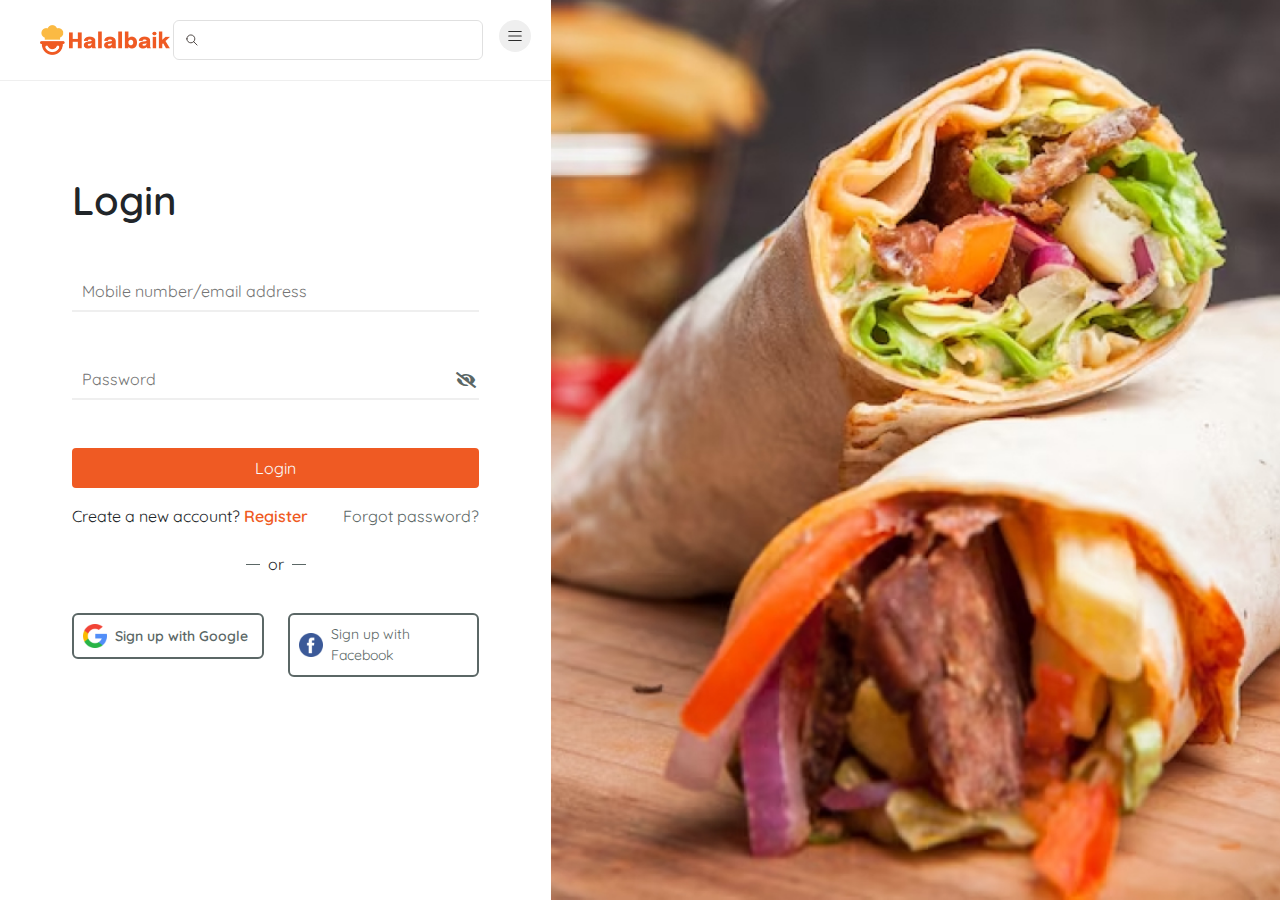
<file: login.html>
<!DOCTYPE html>
<html lang="en">
<head>
    <meta charset="UTF-8">
    <meta name="viewport" content="width=device-width, initial-scale=1.0">
    <link rel="shortcut icon" href="./assets/img/fav-icon.png" type="image/x-icon">
    <title>Login - Halalbaik</title>

    <link rel="stylesheet" href="./assets/lib/bootstrap/css/bootstrap.min.css">
    <link rel="stylesheet" href="./assets/lib/fontawesome/css/all.min.css">
    <link rel="stylesheet" href="./assets/css/style.css">

</head>
<body>
    
    <main>
        <div class="d-flex">
            <div class="col-left pe-0" >
                <div class="main-left-side-area ">
                    <header class="header bb">
                        <div class="container-min">
                            <div class="d-flex align-items-center justify-content-between">
                                <div class="logo">
                                    <a href="index.html">
                                        <img src="./assets/img/logo.png" alt="Halalbaik">
                                    </a>
                                </div>
                                <div class="search-menu d-flex">
                                    <div class="search-box">
                                        <img src="./assets/img/icons/search.svg" alt="Search Icon">
                                        <input type="text" class="input">
                                    </div>
                                    <div class="menu ps-3">
                                        <img src="./assets/img/icons/menu-button.svg" class="default-menu-image" alt="Menu Button">
                                        <img src="./assets/img/icons/menu-button-close.svg" class="active-menu-image d-none" alt="Menu Button">

                                        <div class="menus">
                                            <ul class="menu-items">
                                                <li class="mb-3 pb-3 bb">
                                                    <a href="index.html" class="text-decoration-none fw-bold color-b hover-color-a transition-ease-3s">Home</a>
                                                </li>
                                                <!-- <li class="mb-3 pb-3 bb">
                                                    <a href="./cart.html" class="text-decoration-none fw-bold color-b hover-color-a transition-ease-3s">My Cart <span class="badge rounded-pill bg-base-1 color-a py-2 px-3 ms-3">02</span></a>
                                                </li>
                                                <li class="mb-3 pb-3 bb">
                                                    <a href="./orders.html" class="text-decoration-none fw-bold color-b hover-color-a transition-ease-3s">My Order  <span class="badge rounded-pill bg-base-1 color-a py-2 px-3 ms-3">03</span></a>
                                                </li> -->
                                                <li class="mb-3 pb-3 bb">
                                                    <a href="./favourite.html" class="text-decoration-none fw-bold color-b hover-color-a transition-ease-3s">Favourites</a>
                                                </li>
                                                <li class="mb-3 pb-3 bb">
                                                    <a href="./about.html" class="text-decoration-none fw-bold color-b hover-color-a transition-ease-3s">About</a>
                                                </li>
                                                <li class="mb-3 pb-3 bb">
                                                    <a href="./reservation.html" class="text-decoration-none fw-bold color-b hover-color-a transition-ease-3s">Reservation</a>
                                                </li>
                                                <li class="mb-3 pb-3 bb">
                                                    <a href="contact.html" class="text-decoration-none fw-bold color-b hover-color-a transition-ease-3s">Contact</a>
                                                </li>
                                                <li class="mb-3 pb-3">
                                                    <a href="./login.html" class="text-decoration-none fw-bold color-b hover-color-a transition-ease-3s color-a-active">Login</a>
                                                </li>
                                            </ul>
                                        </div>

                                    </div>
                                </div>
                            </div>
                        </div>
                    </header>

                    <section class="spacer-top"></section>

                    <section class="login-form">
                        <div class="row pt-5">
                            <div class="col-md-9 mx-auto pt-5">
                                <h1 class="fs-1 fw-semibold mb-5">Login</h1>

                                <div class="row">
                                    <div class="col-md-12 mb-5">
                                        <input type="text" placeholder="Mobile number/email address" class="input border-00 border-2 bb rounded-0" >
                                    </div>
                                    <div class="col-md-12 mb-5 position-relative has-input-icon input-edit-optio">
                                        <input type="password" placeholder="Password" class="password-field input border-00 border-2 bb rounded-0" >
                                        <i class="password-open cursor-pointer d-none input-right-item position-absolute text d-none fa fa-eye color-paragraph"></i>
                                        <i class="password-hide cursor-pointer input-right-item position-absolute text fa fa-eye-slash color-paragraph"></i>
                                    </div>
                                    <div class="col-md-12 mb-4">
                                        <button class="button button-a-reverse py-2 full-width mb-3">
                                            Login
                                        </button>

                                        <div class="d-flex justify-content-between"><span class="fw-normal">Create a new account? <a href="#" class="text-decoration-none color-a hover-color-b fw-semibold">Register</a></span> <span><a href="#" class="text-decoration-none color-paragraph hover-color-a">Forgot password?</a></span></div>

                                    </div>
                                    
                                    <div class="col-md-12 mb-5 text-center">
                                        <span class="p-2 bg-white">or</span> 
                                        <span style="width: 60px; margin: 0px auto;margin-top: -12px;content: '';height: 1px; background: #5B6766;display: block;"></span>
                                    </div>

                                </div>
                                <div class="row">
                                    <div class="col-md-6">
                                        <a href="#" class="text-decoration-none d-flex align-items-center color-paragraph border-2 link_button fw-semibold"> 
                                            <img src="./assets/img/icons/google-logo.svg" class="me-2 " alt="Google"><span>Sign up with Google</span>
                                        </a>
                                    </div>
                                    <div class="col-md-6 d-flex align-items-center">
                                        <a href="#" class="text-decoration-none d-flex align-items-center color-paragraph border-2 link_button"> 
                                            <img src="./assets/img/icons/facebook-logo.svg" class="me-2 " alt="Facebook">Sign up with Facebook </span>
                                        </a>
                                    </div>
                                </div>

                            </div>
                        </div>
                    </section>

                </div>
            </div>
            <div class="col-right">
                <div class="main-right-side-area">
                    <div class="right-area-dynamic-image"></div>
                </div>
            </div>
        </div>
    </main>

   


</body>

<script src="./assets/lib/jquery/jquery.min.js"></script>
<script src="./assets/js/app.js"></script>


</html>
</file>
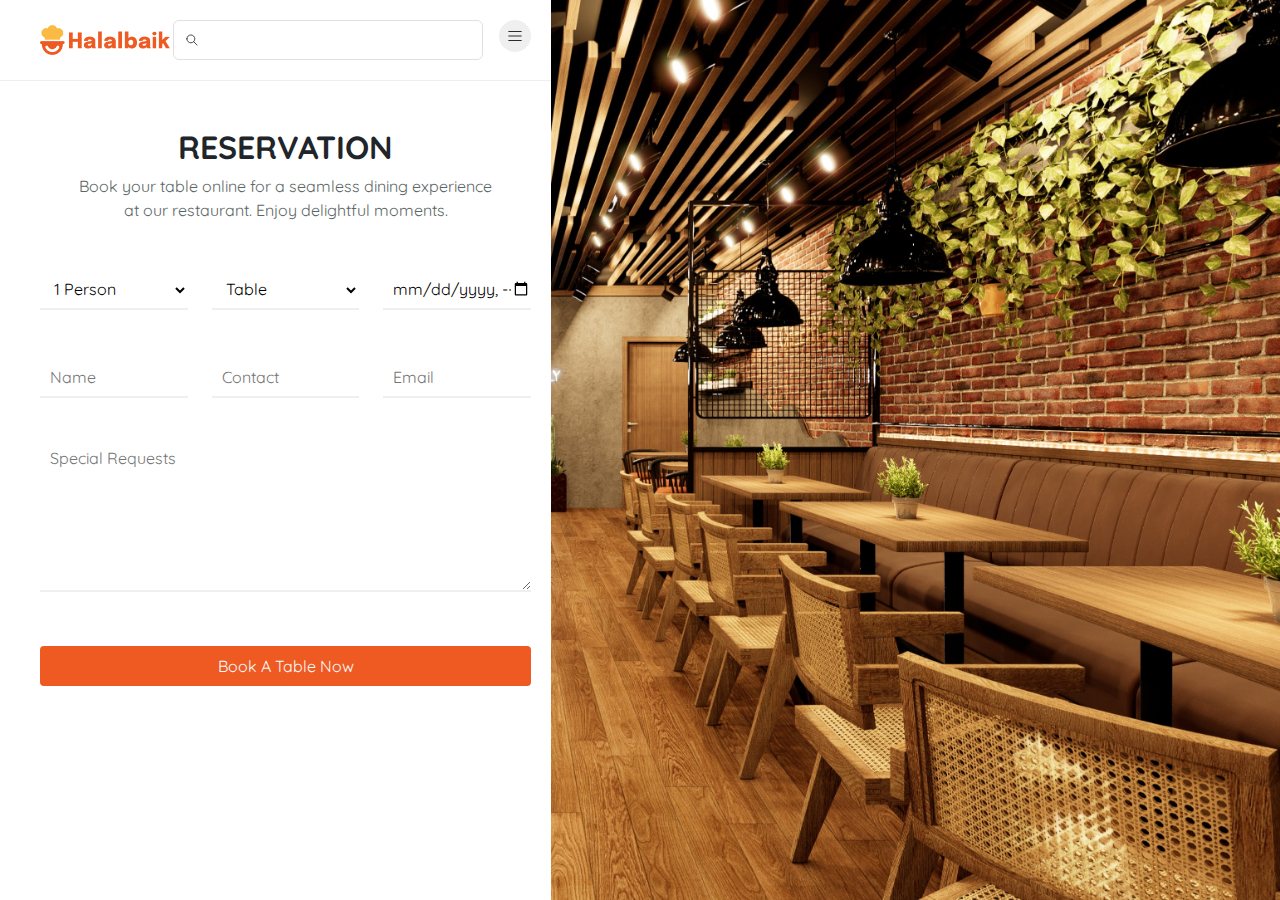
<file: reservation.html>
<!DOCTYPE html>
<html lang="en">
<head>
    <meta charset="UTF-8">
    <meta name="viewport" content="width=device-width, initial-scale=1.0">
    <link rel="shortcut icon" href="./assets/img/fav-icon.png" type="image/x-icon">
    <title>Reservations - Halalbaik</title>

    <link rel="stylesheet" href="./assets/lib/bootstrap/css/bootstrap.min.css">
    <link rel="stylesheet" href="./assets/lib/fontawesome/css/all.min.css">
    <link rel="stylesheet" href="./assets/css/style.css">

</head>
<body>
    
    <main>
        <div class="d-flex">
            <div class="col-left pe-0" >
                <div class="main-left-side-area ">
                    <header class="header bb">
                        <div class="container-min">
                            <div class="d-flex align-items-center justify-content-between">
                                <div class="logo">
                                    <a href="index.html">
                                        <img src="./assets/img/logo.png" alt="Halalbaik">
                                    </a>
                                </div>
                                <div class="search-menu d-flex">
                                    <div class="search-box">
                                        <img src="./assets/img/icons/search.svg" alt="Search Icon">
                                        <input type="text" class="input">
                                    </div>
                                    <div class="menu ps-3">
                                        <img src="./assets/img/icons/menu-button.svg" class="default-menu-image" alt="Menu Button">
                                        <img src="./assets/img/icons/menu-button-close.svg" class="active-menu-image d-none" alt="Menu Button">

                                        <div class="menus">
                                            <ul class="menu-items">
                                                <li class="mb-3 pb-3 bb">
                                                    <a href="index.html" class="text-decoration-none fw-bold color-b hover-color-a transition-ease-3s">Home</a>
                                                </li>
                                                <!-- <li class="mb-3 pb-3 bb">
                                                    <a href="./cart.html" class="text-decoration-none fw-bold color-b hover-color-a transition-ease-3s">My Cart <span class="badge rounded-pill bg-base-1 color-a py-2 px-3 ms-3">02</span></a>
                                                </li> -->
                                                <!-- <li class="mb-3 pb-3 bb">
                                                    <a href="./orders.html" class="text-decoration-none fw-bold color-b hover-color-a transition-ease-3s">My Order  <span class="badge rounded-pill bg-base-1 color-a py-2 px-3 ms-3">03</span></a>
                                                </li> -->
                                                <li class="mb-3 pb-3 bb">
                                                    <a href="./favourite.html" class="text-decoration-none fw-bold color-b hover-color-a transition-ease-3s">Favourites</a>
                                                </li>
                                                <li class="mb-3 pb-3 bb">
                                                    <a href="./about.html" class="text-decoration-none fw-bold color-b hover-color-a transition-ease-3s">About</a>
                                                </li>
                                                <li class="mb-3 pb-3 bb">
                                                    <a href="./reservation.html" class="text-decoration-none fw-bold color-b hover-color-a transition-ease-3s color-a-active">Reservation</a>
                                                </li>
                                                <li class="mb-3 pb-3 bb">
                                                    <a href="contact.html" class="text-decoration-none fw-bold color-b hover-color-a transition-ease-3s">Contact</a>
                                                </li>
                                                <li class="mb-3 pb-3">
                                                    <a href="./login.html" class="text-decoration-none fw-bold color-b hover-color-a transition-ease-3s">Login</a>
                                                </li>
                                            </ul>
                                        </div>

                                    </div>
                                </div>
                            </div>
                        </div>
                    </header>

                    <section class="spacer-top"></section>
                    <section class="contact-section pt-5">
                        <div class="container-min">
                            <div class="text-center">
                                <h1 class="fs-2 fw-bold" >RESERVATION</h1>
                                <span class="color-paragraph">Book your table online for a seamless dining experience <br> at our restaurant. Enjoy delightful moments.</span>
                            </div>

                            <div class="reservation-form-container pt-5">
                                <div class="row mb-5">
                                    <div class="col-md-4">
                                        <select type="text" class="input border-00 border-2 bb" >
                                            <option value="#">1 Person</option>
                                            <option value="#">2 Person</option>
                                            <option value="#">3 Person</option>
                                            <option value="#">4 Person</option>
                                            <option value="#">5 Person</option>
                                        </select>
                                    </div>
                                    <div class="col-md-4">
                                        <select type="text" class="input border-00 border-2 bb" >
                                            <option value="#">Table</option>
                                        </select>
                                    </div>
                                    <div class="col-md-4">
                                        <input type="datetime-local" class="input border-00 border-2 bb" placeholder="test" >
                                    </div>
                                </div>
                                <div class="row mb-5">
                                    <div class="col-md-4">
                                        <input type="text" placeholder="Name" class="input border-00 border-2 bb" >
                                    </div>
                                    <div class="col-md-4">
                                        <input type="text" placeholder="Contact" class="input border-00 border-2 bb" >
                                    </div>
                                    <div class="col-md-4">
                                        <input type="text" placeholder="Email" class="input border-00 border-2 bb" >
                                    </div>
                                </div>
                                <div class="row mb-5">
                                    <div class="col-md-12">
                                        <textarea type="text" placeholder="Special Requests" class="input border-00 border-2 bb" cols="50" rows="6"></textarea>
                                    </div>
                                </div>
                                <div class="row mb-5">
                                    <div class="col-md-12">
                                        <button class="button button-a-reverse py-2 full-width">
                                            Book A Table Now
                                        </button>
                                    </div>
                                </div>
                            </div>

                        </div>
                    </section>
                    

                </div>
            </div>
            <div class="col-right">
                <div class="main-right-side-area">
                    <div class="right-area-dynamic-image" style="background: url(./assets/img/reservation-right-side-area.jpg);"></div>
                </div>
            </div>
        </div>
    </main>

   


</body>

<script src="./assets/lib/jquery/jquery.min.js"></script>
<script src="./assets/js/app.js"></script>


</html>
</file>
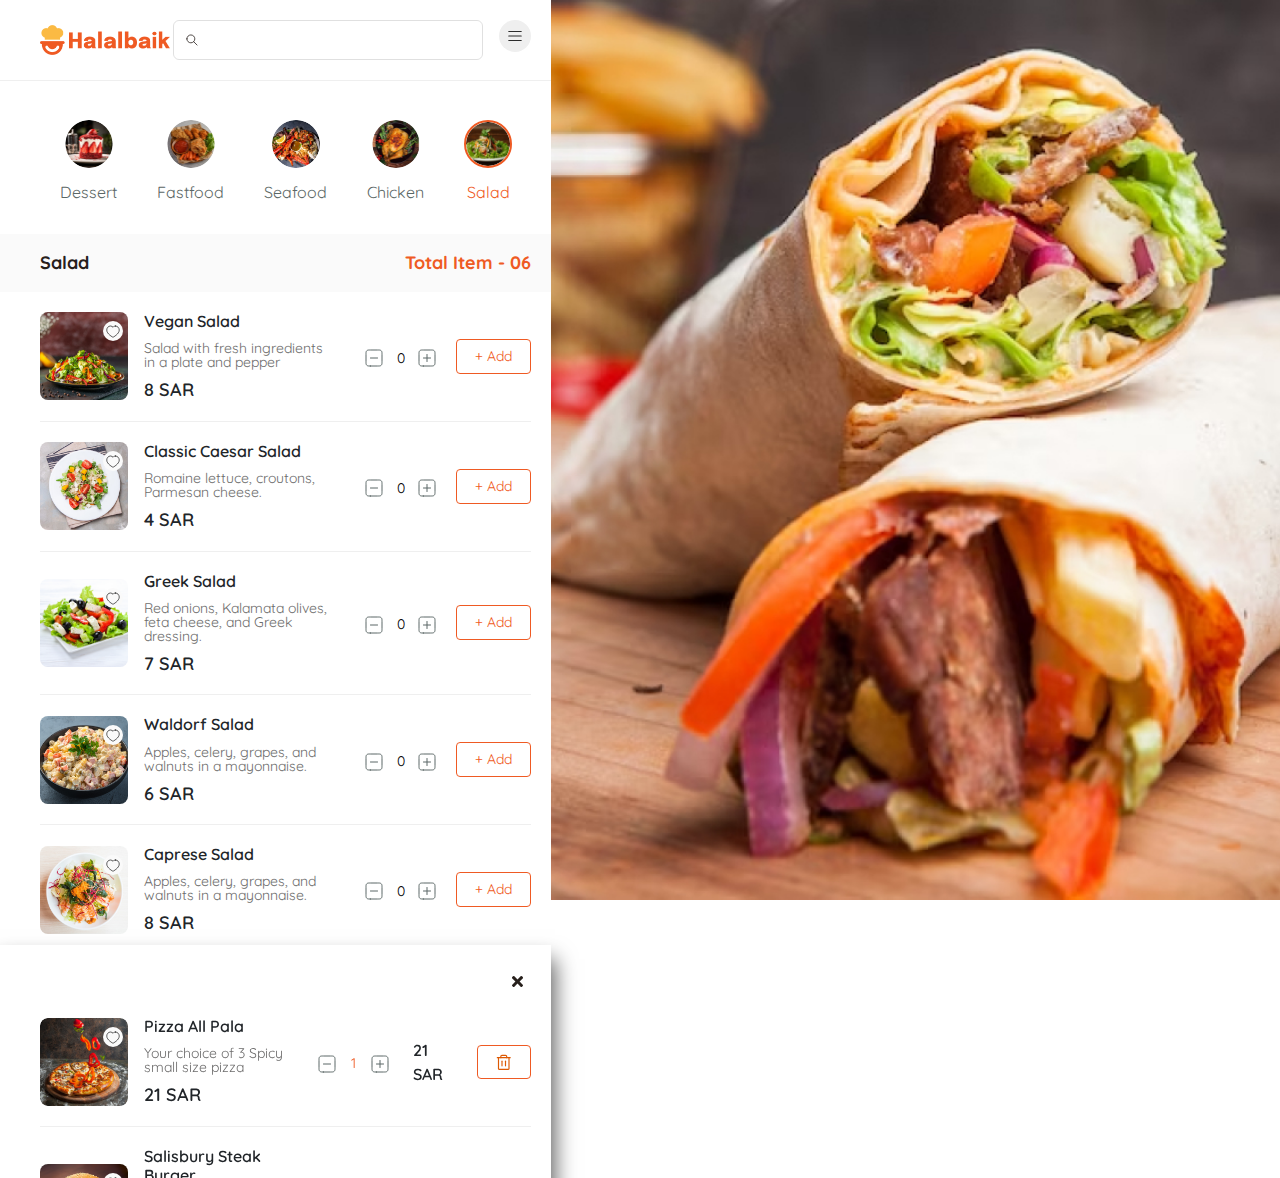
<file: salad.html>
<!DOCTYPE html>
<html lang="en">
<head>
    <meta charset="UTF-8">
    <meta name="viewport" content="width=device-width, initial-scale=1.0">
    <link rel="shortcut icon" href="./assets/img/fav-icon.png" type="image/x-icon">
    <title>Salad Items - Halalbaik</title>

    <link rel="stylesheet" href="./assets/lib/bootstrap/css/bootstrap.min.css">
    <link rel="stylesheet" href="./assets/lib/fontawesome/css/all.min.css">
    <link rel="stylesheet" href="./assets/css/style.css">

</head>
<body>
    
    <main>
        <div class="d-flex">
            <div class="col-left pe-0" >
                <div class="main-left-side-area ">
                    <header class="header bb">
                        <div class="container-min">
                            <div class="d-flex align-items-center justify-content-between">
                                <div class="logo">
                                    <a href="index.html">
                                        <img src="./assets/img/logo.png" alt="Halalbaik">
                                    </a>
                                </div>
                                <div class="search-menu d-flex">
                                    <div class="search-box">
                                        <img src="./assets/img/icons/search.svg" alt="Search Icon">
                                        <input type="text" class="input">
                                    </div>
                                    <div class="menu ps-3">
                                        <img src="./assets/img/icons/menu-button.svg" class="default-menu-image" alt="Menu Button">
                                        <img src="./assets/img/icons/menu-button-close.svg" class="active-menu-image d-none" alt="Menu Button">

                                        <div class="menus">
                                            <ul class="menu-items">
                                                <li class="mb-3 pb-3 bb">
                                                    <a href="index.html" class="text-decoration-none fw-bold color-b hover-color-a transition-ease-3s">Home</a>
                                                </li>
                                                <!-- <li class="mb-3 pb-3 bb">
                                                    <a href="./cart.html" class="text-decoration-none fw-bold color-b hover-color-a transition-ease-3s">My Cart <span class="badge rounded-pill bg-base-1 color-a py-2 px-3 ms-3">02</span></a>
                                                </li> -->
                                                <!-- <li class="mb-3 pb-3 bb">
                                                    <a href="./orders.html" class="text-decoration-none fw-bold color-b hover-color-a transition-ease-3s">My Order  <span class="badge rounded-pill bg-base-1 color-a py-2 px-3 ms-3">03</span></a>
                                                </li> -->
                                                <li class="mb-3 pb-3 bb">
                                                    <a href="./favourite.html" class="text-decoration-none fw-bold color-b hover-color-a transition-ease-3s">Favourites</a>
                                                </li>
                                                <li class="mb-3 pb-3 bb">
                                                    <a href="./about.html" class="text-decoration-none fw-bold color-b hover-color-a transition-ease-3s">About</a>
                                                </li>
                                                <li class="mb-3 pb-3 bb">
                                                    <a href="./reservation.html" class="text-decoration-none fw-bold color-b hover-color-a transition-ease-3s">Reservation</a>
                                                </li>
                                                <li class="mb-3 pb-3 bb">
                                                    <a href="contact.html" class="text-decoration-none fw-bold color-b hover-color-a transition-ease-3s">Contact</a>
                                                </li>
                                                <li class="mb-3 pb-3">
                                                    <a href="./login.html" class="text-decoration-none fw-bold color-b hover-color-a transition-ease-3s">Login</a>
                                                </li>
                                            </ul>
                                        </div>

                                    </div>
                                </div>
                            </div>
                        </div>
                    </header>

                    <section class="menu-categories-section">
                        <div class="container-min">
                            <div class="menu-category-container">
                                <div class="single-category">
                                    <a href="./dessert.html" class="text-decoration-none">
                                        <img src="./assets/img/category-images/dessert.png" alt="Dessert Image">
                                        <p>Dessert</p>
                                    </a>
                                </div>
                                <div class="single-category">
                                    <a href="./fastfood.html" class="text-decoration-none">
                                        <img src="./assets/img/category-images/fastfood.png" alt="Fasfood Image">
                                        <p>Fastfood</p>
                                    </a>
                                </div>
                                <div class="single-category">
                                    <a href="./seafood.html" class="text-decoration-none">
                                        <img src="./assets/img/category-images/seafood.png" alt="Seafood Image">
                                        <p>Seafood</p>
                                    </a>
                                </div>
                                <div class="single-category">
                                    <a href="./chicken.html" class="text-decoration-none">
                                        <img src="./assets/img/category-images/chicken.png" alt="Chicken Image">
                                        <p>Chicken</p>
                                    </a>
                                </div>
                                <div class="single-category active-category">
                                    <a href="./salad.html" class="text-decoration-none">
                                        <img src="./assets/img/category-images/salad.png" alt="Salad Image">
                                        <p>Salad </p>
                                    </a>
                                </div>
                                <div class="single-category">
                                    <a href="./drinks.html" class="text-decoration-none">
                                        <img src="./assets/img/category-images/drinks.png" alt="Drinks Image">
                                        <p>Drinks</p>
                                    </a>
                                </div>
                                
                            </div>
                        </div>
                    </section>


                    <!-- Menu Food Overview -->
                    <section class="food-menu-section">
                        <div class="menu-header">
                            <div class="container-min d-flex justify-content-between align-items-center">
                                <p class="color-b">Salad</p>
                                <p class="color-a">Total Item - 06</p>
                            </div>
                            
                        </div>
                    </section>

                    <!-- Menu Categories Food -->
                    <section class="menu-items-food">
                        <div class="container-min">
                            <div class="food-items-container">

                                <div class="single-food d-flex align-items-center justify-content-between">
                                    <div class="food-left-side d-flex align-items-center">
                                        <div class="food-img">
                                            <img src="./assets/img/foods/vegan-salad.png" alt="salisbury-stack-burger">
                                            <div class="favoutite-icons-container">
                                                <img src="./assets/img/icons/heart-icon.svg" class="favourite-icon" alt="Favourite Icon">
                                                <img src="./assets/img/icons/heart-active.svg" class="favourite-icon active-icon d-none" alt="Favourite Icon">
                                            </div>
                                        </div>
                                        <div class="ms-3">
                                            <h4>Vegan Salad</h4>
                                            <p>Salad with fresh ingredients in a plate and pepper</p>
                                            <h3>8 SAR</h3>
                                        </div>
                                    </div>
                                    <div class="food-action-side d-flex align-items-center">
                                        <div class="wrap-quantity-button d-flex align-items-center">
                                            <div id="sub" class="sub">
                                                <img src="./assets/img/icons/minus-icon-border.svg" alt="Minus Icon">
                                            </div>
                                            <input class="count" type="text" id="0" value="0" min="0" max="100" />
                                            <div id="add" class="add">
                                                <img src="./assets/img/icons/plus-icon-border.svg" alt="Plus Icon">
                                            </div>
                                        </div>
                                        <div class="add-to-cart">
                                            <button class="cart-add button button-a">+ Add</button>
                                        </div>
                                    </div>
                                </div>

                                <div class="single-food d-flex align-items-center justify-content-between">
                                    <div class="food-left-side d-flex align-items-center">
                                        <div class="food-img">
                                            <img src="./assets/img/foods/classic-caesar-salad.png" alt="Classic Caesar Salad">
                                            <div class="favoutite-icons-container">
                                                <img src="./assets/img/icons/heart-icon.svg" class="favourite-icon" alt="Favourite Icon">
                                                <img src="./assets/img/icons/heart-active.svg" class="favourite-icon active-icon d-none" alt="Favourite Icon">
                                            </div>
                                        </div>
                                        <div class="ms-3">
                                            <h4>Classic Caesar Salad</h4>
                                            <p>Romaine lettuce, croutons, Parmesan cheese.</p>
                                            <h3>4 SAR</h3>
                                        </div>
                                    </div>
                                    <div class="food-action-side d-flex align-items-center">
                                        <div class="wrap-quantity-button d-flex align-items-center">
                                            <div id="sub" class="sub">
                                                <img src="./assets/img/icons/minus-icon-border.svg" alt="Minus Icon">
                                            </div>
                                            <input class="count" type="text" id="0" value="0" min="0" max="100" />
                                            <div id="add" class="add">
                                                <img src="./assets/img/icons/plus-icon-border.svg" alt="Plus Icon">
                                            </div>
                                        </div>
                                        <div class="add-to-cart">
                                            <button class="cart-add button button-a">+ Add</button>
                                        </div>
                                    </div>
                                </div>

                                <div class="single-food d-flex align-items-center justify-content-between">
                                    <div class="food-left-side d-flex align-items-center">
                                        <div class="food-img">
                                            <img src="./assets/img/foods/greek-salad.png" alt="Greek Salad">
                                            <div class="favoutite-icons-container">
                                                <img src="./assets/img/icons/heart-icon.svg" class="favourite-icon" alt="Favourite Icon">
                                                <img src="./assets/img/icons/heart-active.svg" class="favourite-icon active-icon d-none" alt="Favourite Icon">
                                            </div>
                                        </div>
                                        <div class="ms-3">
                                            <h4>Greek Salad</h4>
                                            <p>Red onions, Kalamata olives, feta cheese, and Greek dressing.</p>
                                            <h3>7 SAR</h3>
                                        </div>
                                    </div>
                                    <div class="food-action-side d-flex align-items-center">
                                        <div class="wrap-quantity-button d-flex align-items-center">
                                            <div id="sub" class="sub">
                                                <img src="./assets/img/icons/minus-icon-border.svg" alt="Minus Icon">
                                            </div>
                                            <input class="count" type="text" id="0" value="0" min="0" max="100" />
                                            <div id="add" class="add">
                                                <img src="./assets/img/icons/plus-icon-border.svg" alt="Plus Icon">
                                            </div>
                                        </div>
                                        <div class="add-to-cart">
                                            <button class="cart-add button button-a">+ Add</button>
                                        </div>
                                    </div>
                                </div>

                                <div class="single-food d-flex align-items-center justify-content-between">
                                    <div class="food-left-side d-flex align-items-center">
                                        <div class="food-img">
                                            <img src="./assets/img/foods/waldorf-salad.png" alt="waldorf-salad">
                                            <div class="favoutite-icons-container">
                                                <img src="./assets/img/icons/heart-icon.svg" class="favourite-icon" alt="Favourite Icon">
                                                <img src="./assets/img/icons/heart-active.svg" class="favourite-icon active-icon d-none" alt="Favourite Icon">
                                            </div>
                                        </div>
                                        <div class="ms-3">
                                            <h4>Waldorf Salad</h4>
                                            <p>Apples, celery, grapes, and walnuts in a mayonnaise.</p>
                                            <h3>6 SAR</h3>
                                        </div>
                                    </div>
                                    <div class="food-action-side d-flex align-items-center">
                                        <div class="wrap-quantity-button d-flex align-items-center">
                                            <div id="sub" class="sub">
                                                <img src="./assets/img/icons/minus-icon-border.svg" alt="Minus Icon">
                                            </div>
                                            <input class="count" type="text" id="0" value="0" min="0" max="100" />
                                            <div id="add" class="add">
                                                <img src="./assets/img/icons/plus-icon-border.svg" alt="Plus Icon">
                                            </div>
                                        </div>
                                        <div class="add-to-cart">
                                            <button class="cart-add button button-a">+ Add</button>
                                        </div>
                                    </div>
                                </div>

                                <div class="single-food d-flex align-items-center justify-content-between">
                                    <div class="food-left-side d-flex align-items-center">
                                        <div class="food-img">
                                            <img src="./assets/img/foods/caprese-salad.png" alt="Caprese Salad">
                                            <div class="favoutite-icons-container">
                                                <img src="./assets/img/icons/heart-icon.svg" class="favourite-icon" alt="Favourite Icon">
                                                <img src="./assets/img/icons/heart-active.svg" class="favourite-icon active-icon d-none" alt="Favourite Icon">
                                            </div>
                                        </div>
                                        <div class="ms-3">
                                            <h4>Caprese Salad</h4>
                                            <p>Apples, celery, grapes, and walnuts in a mayonnaise.</p>
                                            <h3>8 SAR</h3>
                                        </div>
                                    </div>
                                    <div class="food-action-side d-flex align-items-center">
                                        <div class="wrap-quantity-button d-flex align-items-center">
                                            <div id="sub" class="sub">
                                                <img src="./assets/img/icons/minus-icon-border.svg" alt="Minus Icon">
                                            </div>
                                            <input class="count" type="text" id="0" value="0" min="0" max="100" />
                                            <div id="add" class="add">
                                                <img src="./assets/img/icons/plus-icon-border.svg" alt="Plus Icon">
                                            </div>
                                        </div>
                                        <div class="add-to-cart">
                                            <button class="cart-add button button-a">+ Add</button>
                                        </div>
                                    </div>
                                </div>

                                <div class="single-food d-flex align-items-center justify-content-between">
                                    <div class="food-left-side d-flex align-items-center">
                                        <div class="food-img">
                                            <img src="./assets/img/foods/nicoise-salad.png" alt="Nicoise Salad">
                                            <div class="favoutite-icons-container">
                                                <img src="./assets/img/icons/heart-icon.svg" class="favourite-icon" alt="Favourite Icon">
                                                <img src="./assets/img/icons/heart-active.svg" class="favourite-icon active-icon d-none" alt="Favourite Icon">
                                            </div>
                                        </div>
                                        <div class="ms-3">
                                            <h4>Nicoise Salad</h4>
                                            <p>Tuna, boiled potatoes, green beans, cherry tomatoes, hard-boiled</p>
                                            <h3>5 SAR</h3>
                                        </div>
                                    </div>
                                    <div class="food-action-side d-flex align-items-center">
                                        <div class="wrap-quantity-button d-flex align-items-center">
                                            <div id="sub" class="sub">
                                                <img src="./assets/img/icons/minus-icon-border.svg" alt="Minus Icon">
                                            </div>
                                            <input class="count" type="text" id="0" value="0" min="0" max="100" />
                                            <div id="add" class="add">
                                                <img src="./assets/img/icons/plus-icon-border.svg" alt="Plus Icon">
                                            </div>
                                        </div>
                                        <div class="add-to-cart">
                                            <button class="cart-add button button-a">+ Add</button>
                                        </div>
                                    </div>
                                </div>
                                

                            </div>
                        </div>
                    </section>


                    <section class="footer-buttons">
                        <div class="container-min">
                            <div class="text-end">
                                <a href="javascript:void(0)" class="close-cart"><i class="fa fa-times p-2 rounded-pill color-b hover-color-a"></i></a>
                            </div>
                            <div class="single-food d-flex align-items-center justify-content-between">
                                <div class="food-left-side d-flex align-items-center">
                                    <div class="food-img">
                                        <img src="./assets/img/foods/pizza-all-pala.png" alt="Pizza All Pala">
                                        <div class="favoutite-icons-container">
                                            <img src="./assets/img/icons/heart-icon.svg" class="favourite-icon" alt="Favourite Icon">
                                            <img src="./assets/img/icons/heart-active.svg" class="favourite-icon active-icon d-none" alt="Favourite Icon">
                                        </div>
                                    </div>
                                    <div class="ms-3">
                                        <h4>Pizza All Pala</h4>
                                        <p>Your choice of 3 Spicy small size pizza</p>
                                        <h3>21 SAR</h3>
                                    </div>
                                </div>
                                <div class="food-action-side d-flex align-items-center">
                                    <div class="wrap-quantity-button d-flex align-items-center">
                                        <div id="sub" class="sub">
                                            <img src="./assets/img/icons/minus-icon-border.svg" alt="Minus Icon">
                                        </div>
                                        <input class="count color-a" type="text" id="0" value="1" min="0" max="100" />
                                        <div id="add" class="add">
                                            <img src="./assets/img/icons/plus-icon-border.svg" alt="Plus Icon">
                                        </div>
                                    </div>
                                    <div class="ms-4 font-18 fw-semibold">
                                        21 SAR
                                    </div>
                                    <div class="add-to-cart ms-2">
                                        <button class="cart-add button button-a d-flex align-items-center justify-content-center py-2 has-img-hover-reverse">
                                            <img src="./assets/img/icons/delete.svg" alt="Delete Icon">
                                            <img src="./assets/img/icons/delete-white.svg" class="delete-white-icon d-none" alt="Delete Icon">
                                        </button>
                                    </div>
                                </div>
                            </div>

                            <div class="single-food d-flex align-items-center justify-content-between">
                                <div class="food-left-side d-flex align-items-center">
                                    <div class="food-img">
                                        <img src="./assets/img/foods/salisbury-stack-burger.png" alt="salisbury-stack-burger">
                                        <div class="favoutite-icons-container">
                                            <img src="./assets/img/icons/heart-icon.svg" class="favourite-icon" alt="Favourite Icon">
                                            <img src="./assets/img/icons/heart-active.svg" class="favourite-icon active-icon d-none" alt="Favourite Icon">
                                        </div>
                                    </div>
                                    <div class="ms-3">
                                        <h4>Salisbury Steak Burger</h4>
                                        <p>Your choice of 1 Hemberger with extra cheesy</p>
                                        <h3>12 SAR</h3>
                                    </div>
                                </div>
                                
                                <div class="food-action-side d-flex align-items-center">
                                    <div class="wrap-quantity-button d-flex align-items-center">
                                        <div id="sub" class="sub">
                                            <img src="./assets/img/icons/minus-icon-border.svg" alt="Minus Icon">
                                        </div>
                                        <input class="count color-a" type="text" id="0" value="2" min="0" max="100" />
                                        <div id="add" class="add">
                                            <img src="./assets/img/icons/plus-icon-border.svg" alt="Plus Icon">
                                        </div>
                                    </div>
                                    <div class="ms-4 font-18 fw-semibold">
                                        24 SAR
                                    </div>
                                    <div class="add-to-cart ms-2">
                                        <button class="cart-add button button-a d-flex align-items-center justify-content-center py-2 has-img-hover-reverse">
                                            <img src="./assets/img/icons/delete.svg" alt="Delete Icon">
                                            <img src="./assets/img/icons/delete-white.svg" class="delete-white-icon d-none" alt="Delete Icon">
                                        </button>
                                    </div>
                                </div>
                            </div>

                            <button class="button button-a-reverse full-width d-flex justify-content-between">
                                <span class="badge py-2 px-3 op-10p">2</span>
                                <span>Review Order</span>
                                <span>45 SAR</span>
                            </button>
                        </div>
                    </section>

                </div>
            </div>
            <div class="col-right">
                <div class="main-right-side-area">
                    <div class="right-area-dynamic-image"></div>
                </div>
            </div>
        </div>
    </main>

   


</body>

<script src="./assets/lib/jquery/jquery.min.js"></script>
<script src="./assets/js/app.js"></script>


</html>
</file>
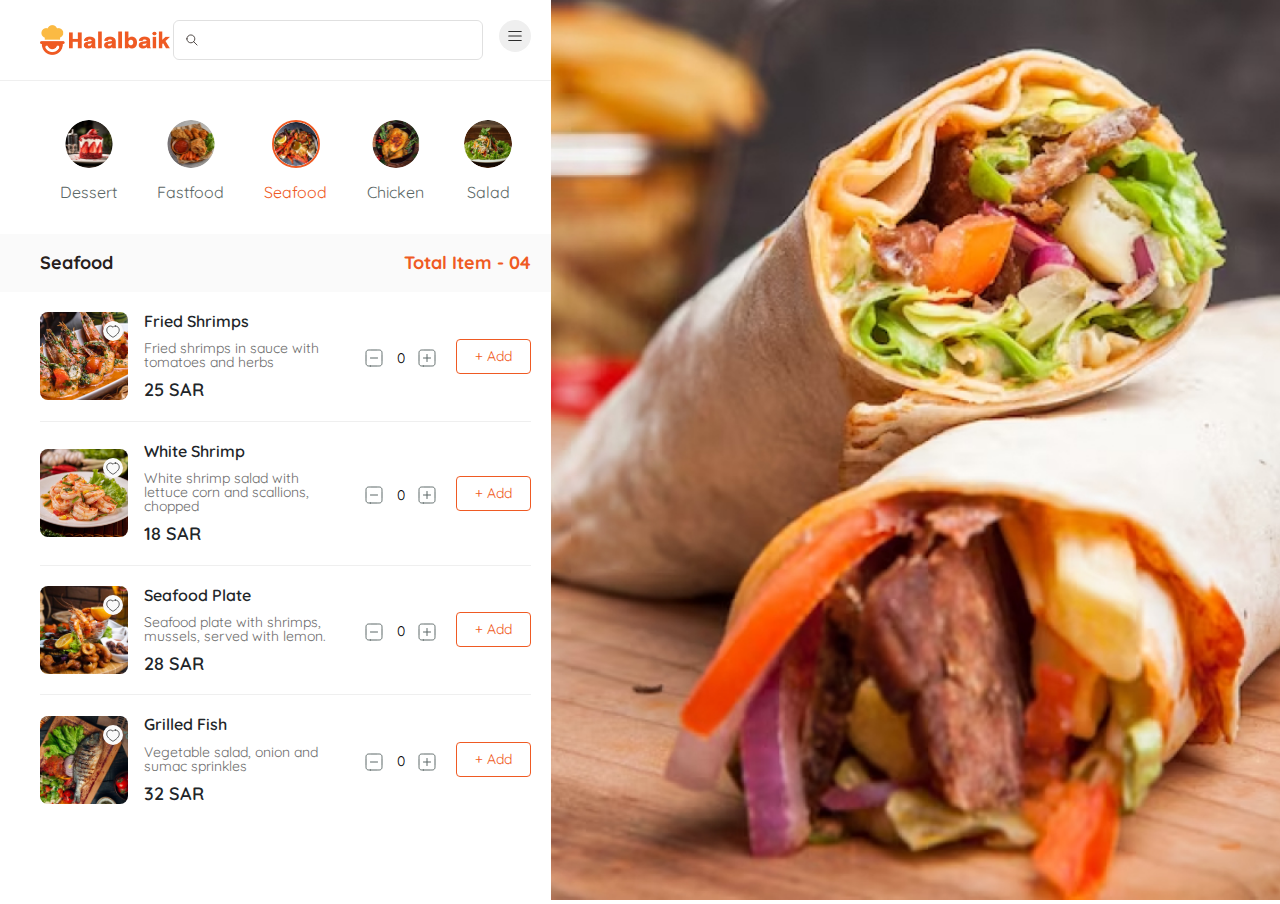
<file: seafood.html>
<!DOCTYPE html>
<html lang="en">
<head>
    <meta charset="UTF-8">
    <meta name="viewport" content="width=device-width, initial-scale=1.0">
    <link rel="shortcut icon" href="./assets/img/fav-icon.png" type="image/x-icon">
    <title>Seafood Items - Halalbaik</title>

    <link rel="stylesheet" href="./assets/lib/bootstrap/css/bootstrap.min.css">
    <link rel="stylesheet" href="./assets/lib/fontawesome/css/all.min.css">
    <link rel="stylesheet" href="./assets/css/style.css">

</head>
<body>
    
    <main>
        <div class="d-flex">
            <div class="col-left pe-0" >
                <div class="main-left-side-area ">
                    <header class="header bb">
                        <div class="container-min">
                            <div class="d-flex align-items-center justify-content-between">
                                <div class="logo">
                                    <a href="index.html">
                                        <img src="./assets/img/logo.png" alt="Halalbaik">
                                    </a>
                                </div>
                                <div class="search-menu d-flex">
                                    <div class="search-box">
                                        <img src="./assets/img/icons/search.svg" alt="Search Icon">
                                        <input type="text" class="input">
                                    </div>
                                    <div class="menu ps-3">
                                        <img src="./assets/img/icons/menu-button.svg" class="default-menu-image" alt="Menu Button">
                                        <img src="./assets/img/icons/menu-button-close.svg" class="active-menu-image d-none" alt="Menu Button">

                                        <div class="menus">
                                            <ul class="menu-items">
                                                <li class="mb-3 pb-3 bb">
                                                    <a href="index.html" class="text-decoration-none fw-bold color-b hover-color-a transition-ease-3s">Home</a>
                                                </li>
                                                <!-- <li class="mb-3 pb-3 bb">
                                                    <a href="./cart.html" class="text-decoration-none fw-bold color-b hover-color-a transition-ease-3s">My Cart <span class="badge rounded-pill bg-base-1 color-a py-2 px-3 ms-3">02</span></a>
                                                </li>
                                                <li class="mb-3 pb-3 bb">
                                                    <a href="./orders.html" class="text-decoration-none fw-bold color-b hover-color-a transition-ease-3s">My Order  <span class="badge rounded-pill bg-base-1 color-a py-2 px-3 ms-3">03</span></a>
                                                </li> -->
                                                <li class="mb-3 pb-3 bb">
                                                    <a href="./favourite.html" class="text-decoration-none fw-bold color-b hover-color-a transition-ease-3s">Favourites</a>
                                                </li>
                                                <li class="mb-3 pb-3 bb">
                                                    <a href="./about.html" class="text-decoration-none fw-bold color-b hover-color-a transition-ease-3s">About</a>
                                                </li>
                                                <li class="mb-3 pb-3 bb">
                                                    <a href="./reservation.html" class="text-decoration-none fw-bold color-b hover-color-a transition-ease-3s">Reservation</a>
                                                </li>
                                                <li class="mb-3 pb-3 bb">
                                                    <a href="contact.html" class="text-decoration-none fw-bold color-b hover-color-a transition-ease-3s">Contact</a>
                                                </li>
                                                <li class="mb-3 pb-3">
                                                    <a href="./login.html" class="text-decoration-none fw-bold color-b hover-color-a transition-ease-3s">Login</a>
                                                </li>
                                            </ul>
                                        </div>

                                    </div>
                                </div>
                            </div>
                        </div>
                    </header>

                    <section class="menu-categories-section">
                        <div class="container-min">
                            <div class="menu-category-container">
                                <div class="single-category">
                                    <a href="./dessert.html" class="text-decoration-none">
                                        <img src="./assets/img/category-images/dessert.png" alt="Dessert Image">
                                        <p>Dessert</p>
                                    </a>
                                </div>
                                <div class="single-category">
                                    <a href="./fastfood.html" class="text-decoration-none">
                                        <img src="./assets/img/category-images/fastfood.png" alt="Fasfood Image">
                                        <p>Fastfood</p>
                                    </a>
                                </div>
                                <div class="single-category active-category">
                                    <a href="./seafood.html" class="text-decoration-none">
                                        <img src="./assets/img/category-images/seafood.png" alt="Seafood Image">
                                        <p>Seafood</p>
                                    </a>
                                </div>
                                <div class="single-category">
                                    <a href="./chicken.html" class="text-decoration-none">
                                        <img src="./assets/img/category-images/chicken.png" alt="Chicken Image">
                                        <p>Chicken</p>
                                    </a>
                                </div>
                                <div class="single-category">
                                    <a href="./salad.html" class="text-decoration-none">
                                        <img src="./assets/img/category-images/salad.png" alt="Salad Image">
                                        <p>Salad </p>
                                    </a>
                                </div>
                                <div class="single-category">
                                    <a href="./drinks.html" class="text-decoration-none">
                                        <img src="./assets/img/category-images/drinks.png" alt="Drinks Image">
                                        <p>Drinks</p>
                                    </a>
                                </div>
                                
                            </div>
                        </div>
                    </section>


                    <!-- Menu Food Overview -->
                    <section class="food-menu-section">
                        <div class="menu-header">
                            <div class="container-min d-flex justify-content-between align-items-center">
                                <p class="color-b">Seafood</p>
                                <p class="color-a">Total Item - 04</p>
                            </div>
                            
                        </div>
                    </section>

                    <!-- Menu Categories Food -->
                    <section class="menu-items-food">
                        <div class="container-min">
                            <div class="food-items-container">

                                <div class="single-food d-flex align-items-center justify-content-between">
                                    <div class="food-left-side d-flex align-items-center">
                                        <div class="food-img">
                                            <img src="./assets/img/foods/fried-shrimps.png" alt="Fried Shrimps">
                                            <div class="favoutite-icons-container">
                                                <img src="./assets/img/icons/heart-icon.svg" class="favourite-icon" alt="Favourite Icon">
                                                <img src="./assets/img/icons/heart-active.svg" class="favourite-icon active-icon d-none" alt="Favourite Icon">
                                            </div>
                                        </div>
                                        <div class="ms-3">
                                            <h4>Fried Shrimps</h4>
                                            <p>Fried shrimps in sauce with tomatoes and herbs</p>
                                            <h3>25 SAR</h3>
                                        </div>
                                    </div>
                                    <div class="food-action-side d-flex align-items-center">
                                        <div class="wrap-quantity-button d-flex align-items-center">
                                            <div id="sub" class="sub">
                                                <img src="./assets/img/icons/minus-icon-border.svg" alt="Minus Icon">
                                            </div>
                                            <input class="count" type="text" id="0" value="0" min="0" max="100" />
                                            <div id="add" class="add">
                                                <img src="./assets/img/icons/plus-icon-border.svg" alt="Plus Icon">
                                            </div>
                                        </div>
                                        <div class="add-to-cart">
                                            <button class="cart-add button button-a">+ Add</button>
                                        </div>
                                    </div>
                                </div>
                                
                                <div class="single-food d-flex align-items-center justify-content-between">
                                    <div class="food-left-side d-flex align-items-center">
                                        <div class="food-img">
                                            <img src="./assets/img/foods/white-shrimps.png" alt="White Shrimps">
                                            <div class="favoutite-icons-container">
                                                <img src="./assets/img/icons/heart-icon.svg" class="favourite-icon" alt="Favourite Icon">
                                                <img src="./assets/img/icons/heart-active.svg" class="favourite-icon active-icon d-none" alt="Favourite Icon">
                                            </div>
                                        </div>
                                        <div class="ms-3">
                                            <h4>White Shrimp</h4>
                                            <p>White shrimp salad with lettuce corn and scallions, chopped</p>
                                            <h3>18 SAR</h3>
                                        </div>
                                    </div>
                                    <div class="food-action-side d-flex align-items-center">
                                        <div class="wrap-quantity-button d-flex align-items-center">
                                            <div id="sub" class="sub">
                                                <img src="./assets/img/icons/minus-icon-border.svg" alt="Minus Icon">
                                            </div>
                                            <input class="count" type="text" id="0" value="0" min="0" max="100" />
                                            <div id="add" class="add">
                                                <img src="./assets/img/icons/plus-icon-border.svg" alt="Plus Icon">
                                            </div>
                                        </div>
                                        <div class="add-to-cart">
                                            <button class="cart-add button button-a">+ Add</button>
                                        </div>
                                    </div>
                                </div>

                                <div class="single-food d-flex align-items-center justify-content-between">
                                    <div class="food-left-side d-flex align-items-center">
                                        <div class="food-img">
                                            <img src="./assets/img/foods/seafood-plate.png" alt="Seafood Plate">
                                            <div class="favoutite-icons-container">
                                                <img src="./assets/img/icons/heart-icon.svg" class="favourite-icon" alt="Favourite Icon">
                                                <img src="./assets/img/icons/heart-active.svg" class="favourite-icon active-icon d-none" alt="Favourite Icon">
                                            </div>
                                        </div>
                                        <div class="ms-3">
                                            <h4>Seafood Plate</h4>
                                            <p>Seafood plate with shrimps, mussels, served with lemon.</p>
                                            <h3>28 SAR</h3>
                                        </div>
                                    </div>
                                    <div class="food-action-side d-flex align-items-center">
                                        <div class="wrap-quantity-button d-flex align-items-center">
                                            <div id="sub" class="sub">
                                                <img src="./assets/img/icons/minus-icon-border.svg" alt="Minus Icon">
                                            </div>
                                            <input class="count" type="text" id="0" value="0" min="0" max="100" />
                                            <div id="add" class="add">
                                                <img src="./assets/img/icons/plus-icon-border.svg" alt="Plus Icon">
                                            </div>
                                        </div>
                                        <div class="add-to-cart">
                                            <button class="cart-add button button-a">+ Add</button>
                                        </div>
                                    </div>
                                </div>

                                <div class="single-food d-flex align-items-center justify-content-between">
                                    <div class="food-left-side d-flex align-items-center">
                                        <div class="food-img">
                                            <img src="./assets/img/foods/grilled-fish.png" alt="Grilled fish">
                                            <div class="favoutite-icons-container">
                                                <img src="./assets/img/icons/heart-icon.svg" class="favourite-icon" alt="Favourite Icon">
                                                <img src="./assets/img/icons/heart-active.svg" class="favourite-icon active-icon d-none" alt="Favourite Icon">
                                            </div>
                                        </div>
                                        <div class="ms-3">
                                            <h4>Grilled Fish</h4>
                                            <p>Vegetable salad, onion and sumac sprinkles</p>
                                            <h3>32 SAR</h3>
                                        </div>
                                    </div>
                                    <div class="food-action-side d-flex align-items-center">
                                        <div class="wrap-quantity-button d-flex align-items-center">
                                            <div id="sub" class="sub">
                                                <img src="./assets/img/icons/minus-icon-border.svg" alt="Minus Icon">
                                            </div>
                                            <input class="count" type="text" id="0" value="0" min="0" max="100" />
                                            <div id="add" class="add">
                                                <img src="./assets/img/icons/plus-icon-border.svg" alt="Plus Icon">
                                            </div>
                                        </div>
                                        <div class="add-to-cart">
                                            <button class="cart-add button button-a">+ Add</button>
                                        </div>
                                    </div>
                                </div>
                                

                            </div>
                        </div>
                    </section>


                    <section class="footer-buttons">
                        <div class="container-min">
                            <div class="text-end">
                                <a href="javascript:void(0)" class="close-cart"><i class="fa fa-times p-2 rounded-pill color-b hover-color-a"></i></a>
                            </div>
                            <div class="single-food d-flex align-items-center justify-content-between">
                                <div class="food-left-side d-flex align-items-center">
                                    <div class="food-img">
                                        <img src="./assets/img/foods/pizza-all-pala.png" alt="Pizza All Pala">
                                        <div class="favoutite-icons-container">
                                            <img src="./assets/img/icons/heart-icon.svg" class="favourite-icon" alt="Favourite Icon">
                                            <img src="./assets/img/icons/heart-active.svg" class="favourite-icon active-icon d-none" alt="Favourite Icon">
                                        </div>
                                    </div>
                                    <div class="ms-3">
                                        <h4>Pizza All Pala</h4>
                                        <p>Your choice of 3 Spicy small size pizza</p>
                                        <h3>21 SAR</h3>
                                    </div>
                                </div>
                                <div class="food-action-side d-flex align-items-center">
                                    <div class="wrap-quantity-button d-flex align-items-center">
                                        <div id="sub" class="sub">
                                            <img src="./assets/img/icons/minus-icon-border.svg" alt="Minus Icon">
                                        </div>
                                        <input class="count color-a" type="text" id="0" value="1" min="0" max="100" />
                                        <div id="add" class="add">
                                            <img src="./assets/img/icons/plus-icon-border.svg" alt="Plus Icon">
                                        </div>
                                    </div>
                                    <div class="ms-4 font-18 fw-semibold">
                                        21 SAR
                                    </div>
                                    <div class="add-to-cart ms-2">
                                        <button class="cart-add button button-a d-flex align-items-center justify-content-center py-2 has-img-hover-reverse">
                                            <img src="./assets/img/icons/delete.svg" alt="Delete Icon">
                                            <img src="./assets/img/icons/delete-white.svg" class="delete-white-icon d-none" alt="Delete Icon">
                                        </button>
                                    </div>
                                </div>
                            </div>

                            <div class="single-food d-flex align-items-center justify-content-between">
                                <div class="food-left-side d-flex align-items-center">
                                    <div class="food-img">
                                        <img src="./assets/img/foods/salisbury-stack-burger.png" alt="salisbury-stack-burger">
                                        <div class="favoutite-icons-container">
                                            <img src="./assets/img/icons/heart-icon.svg" class="favourite-icon" alt="Favourite Icon">
                                            <img src="./assets/img/icons/heart-active.svg" class="favourite-icon active-icon d-none" alt="Favourite Icon">
                                        </div>
                                    </div>
                                    <div class="ms-3">
                                        <h4>Salisbury Steak Burger</h4>
                                        <p>Your choice of 1 Hemberger with extra cheesy</p>
                                        <h3>12 SAR</h3>
                                    </div>
                                </div>
                                
                                <div class="food-action-side d-flex align-items-center">
                                    <div class="wrap-quantity-button d-flex align-items-center">
                                        <div id="sub" class="sub">
                                            <img src="./assets/img/icons/minus-icon-border.svg" alt="Minus Icon">
                                        </div>
                                        <input class="count color-a" type="text" id="0" value="2" min="0" max="100" />
                                        <div id="add" class="add">
                                            <img src="./assets/img/icons/plus-icon-border.svg" alt="Plus Icon">
                                        </div>
                                    </div>
                                    <div class="ms-4 font-18 fw-semibold">
                                        24 SAR
                                    </div>
                                    <div class="add-to-cart ms-2">
                                        <button class="cart-add button button-a d-flex align-items-center justify-content-center py-2 has-img-hover-reverse">
                                            <img src="./assets/img/icons/delete.svg" alt="Delete Icon">
                                            <img src="./assets/img/icons/delete-white.svg" class="delete-white-icon d-none" alt="Delete Icon">
                                        </button>
                                    </div>
                                </div>
                            </div>

                            <button class="button button-a-reverse full-width d-flex justify-content-between">
                                <span class="badge py-2 px-3 op-10p">2</span>
                                <span>Review Order</span>
                                <span>45 SAR</span>
                            </button>
                        </div>
                    </section>

                </div>
            </div>
            <div class="col-right">
                <div class="main-right-side-area">
                    <div class="right-area-dynamic-image"></div>
                </div>
            </div>
        </div>
    </main>

   


</body>

<script src="./assets/lib/jquery/jquery.min.js"></script>
<script src="./assets/js/app.js"></script>


</html>
</file>
<file: assets/css/style.css>
@import url('https://fonts.googleapis.com/css2?family=Quicksand:wght@300;400;500;600;700&display=swap');
*,p{
    margin: 0;
    padding: 0;
}
ul,ol{
    list-style: none;
}




/* ``````````````````````````````````````````````
Root Elements
``````````````````````````````````````````````` */
:root{
    --color-a: #EF5A23;
    --color-b: #27201C;
    --color-base-1: #efefef;
    --color-base-2: #F7F7F7;
    --color-paragraph: #5B6766;
    --color-paragraph-2: #fafafa;
}

/* Colors */

.color-a{
    color: var(--color-a);
}
.color-b{
    color: var(--color-b);
}
.color-base-1{
    color: var(--color-base-1);
}
.hover-color-a:hover , .color-a-active{
    color: var(--color-a);
}
.hover-color-b:hover , .color-b-active{
    color: var(--color-b);
}

.color-paragraph{
    color: var(--color-paragraph);
}
.color-paragraph-2{
    color: var(--color-paragraph-2);
}

/* Backgrounds */
.bg-a{
    background: var(--color-a);
}
.bg-base-1{
    background: var(--color-base-1);
}
.bg-base-2{
    background: var(--color-base-2);
}

.fw-semibold{
    font-weight: 600;
}


/* ``````````````````````````````````````````````
Reusable Componant 
``````````````````````````````````````````````` */
.spacer-top{
    content: '';
    padding-top: 80px;
}
body{
    font-family: 'Quicksand', sans-serif;
}
.container-min{
    width: 100%;
    padding-left: 40px;
    padding-right: 20px;
}

.input {
    height: 40px;
    width: 100%;
    border-radius: 6px;
    border: 1px solid rgba(0, 0, 0, 0.12);
    padding-left: 10px;
    background: transparent;
}
.border-00{
    border: none;
}
.bb{
    border-bottom: .5px solid var(--color-base-1);
}
.reservation-form-container .input:focus{
    outline: none;
}
.reservation-form-container textarea.input , .reservation-form-container .input {
    border-radius: 0;
}
.reservation-form-container textarea.input {
    height: unset;
}

.transition-ease-3s{
    transition: .3s ease;
}
.cursor-pointer{
    cursor: pointer;
}
.button{
    padding: 6px 18px;
    border: none;
    border-radius: 4px;
    outline: none;
    transition: ease .3s;
}
.link_button{
    border: 0.5px solid var(--color-paragraph);
    font-size: 14px;
    padding: 9px;
    border-radius: 6px;
    width: 100%;
}
.button img{
    width: 16px;
}
.has-img-hover-reverse:hover img{
    display: none;
}
.has-img-hover-reverse:hover img.delete-white-icon{
    display: block !important;
}
.full-width{
    width: 100%;
}
.button-a{
    border: 1px solid var(--color-a);
    color: var(--color-a);
    background: transparent;
}
.button-a:hover{
    background: var(--color-a);
    color: #fafafa;
}
.button-a-reverse{
    color: #fafafa;
    background: var(--color-a);
}
.order-method-tab.active{
    color: #fafafa !important;
    background: var(--color-a) !important;
}
.button-a-reverse:hover{
    background: var(--color-b);
}
.food-items-container {
    padding-bottom: 80px;
}

.op-10p{
    background: rgba(0, 0, 0, 0.10);
}
.fs-18{
    font-size: 18px;
}


/* ``````````````````````````````````````````````
Main Content Wrapper
``````````````````````````````````````````````` */

main {
    width: 100%;
    overflow-x: hidden;
    /* overflow-y: scroll; */
}
.col-left{
    width: 43.06%;
}
.col-right{
    width: 56.94%;
}


/* ``````````````````````````````````````````````
Left Area feDiffuseLighting
``````````````````````````````````````````````` */
.header{
    padding: 20px 0px;
    transition: .3s ease-in-out;
    position: fixed; 
    width: 43.06%;
    background: white;
    z-index: 999;
}
.header.hidden_top{
    top: -200px;
}
.header.fixed_top{
    top: 0;
}
.logo img{
    width: 130px;
}

.search-box {
    position: relative;
}

.search-box img , .has-input-icon img {
    position: absolute;
    left: 12px;
    top: 50%;
    transform: translateY(-50%);
}
.search-box input{
    width: 310px;
}
.menu-items{
    padding-left: 42px;
}
.menu{
    cursor: pointer;
}
.menus {
    position: absolute;
    top: 81px;
    background: var(--color-base-2);
    width: 100%;
    height: 100vh;
    padding-top: 30px;
    padding-right: 30px;
    left: -700px;
    transition: .3s ease-in-out;
}
.menus.open{
    left: 0px
}

/* Menu Category Section
================================= */
.menu-category-container{
    padding: 30px 20px;
    display: flex;
    gap: 40px;
}
.single-category {
    text-align: center;
    cursor: pointer;
    transition: ease .3s;
}
.single-category img{
    width: 48px;
    height: 48px;
    border-radius: 100%;
}
.single-category p{
    margin-top: 12px;
    color: #5B6766;
}

.single-category:hover p, .single-category.active-category p{
    color: var(--color-a);
}
.single-category:hover img, .single-category.active-category img{
    border: 2px solid var(--color-a)
}
.menu-header{
    padding: 20px 0px;
    background: #fafafa;
}
.menu-header p{
    font-size: 18px;
    font-weight: 700;
    line-height: 100%;
}
section.menu-categories-section {
    padding-top: 90px;
}

.food-left-side{
    width: 294px;
}
.single-food{
    padding: 20px 0px;
    border-bottom: 1px solid var(--color-base-1);
    cursor: pointer;
}
.food-img img {
    width: 88px;
    height: 88px;
    border-radius: 8px;
}
.favoutite-icons-container img{
    width: 20px;
}
.single-food:last-child{
    border-bottom: none;
}
.single-food h4{
    font-size: 16px;
    font-weight: 600;
    margin: 0;
}
.single-food h3{
    font-size: 18px;
    font-weight: 600;
    margin: 0;
}
.single-food p{
    color: #6D6C6C;
    font-size: 14px;
    font-weight: 400;
    line-height: 100%; /* 14px */
    margin: 10px 0px;
}
.wrap-quantity-button{
    display: flex;
    /* align-items: ; */
}
.wrap-quantity-button .count{
    border: none;
    width: 35px;
    text-align: center;
    align-items: center;
    font-size: 14px;
    margin-top: 4px;
    height: 16px;
}
.wrap-quantity-button .count:focus{
    outline: none;
}
.sub,.add {
    cursor: pointer;
}
.cart-add{
    font-size: 14px;
    margin-left: 20px;
}
.food-img {
    position: relative;
}
.favourite-icon {
    position: absolute;
    right: 5px;
    top: -25px;
    cursor: pointer;
}

.favoutite-icons-container:hover .favourite-icon.active-icon{
    display: block !important;
}

.main-left-side-area {
    position: relative;
}

.footer-buttons{
    padding: 20px 0px;
    box-shadow: 1px 17px 20px 3px #0000009e;
    position: fixed;
    bottom: -50%;
    z-index: 9999;
    width: 43.05%;
    background: #fff;
    transition: .3s ease-in-out;
}
.footer-buttons.show{
    bottom: 0;
}
.font-60{
    font-size: 60px;
}


/* Modal Setup */
body.hasOverly {
    position: relative;
    overflow: hidden;
}

body.hasOverly::before {
    position: fixed;
    height: 100vh;
    width: 100%;
    background: #000;
    opacity: .5;
    content: '';
    transition: .3s ease;
    z-index: 9999;
}
.modal{
    width: 43.05%;
    z-index: 999999;
}
.modal-backdrop{
    z-index: 99999;
}

.w-50p{
    width: 50%;
}

/* ``````````````````````````````````````````````
Right Area feDiffuseLighting
``````````````````````````````````````````````` */

.main-right-side-area{
    
    width: 56.94%;
    height: 100vh;
    background-color: gray;
    overflow-y: hidden;
    position: fixed;
    left: 43.05%;
    object-fit: fill;
    z-index: 999;
}
.right-area-dynamic-image{
    height: 100vh;
    background: url(../img/main-right-image.jpg) ;
    background-repeat: no-repeat !important;
    background-position: top center !important;
    background-size: cover !important;
}

.input-right-item{
    top: 50%;
    right: 5px;
    transform: translateY(-50%);
}
.input-right-item.text{
    right: 15px;
}

.has-right-items-overly{
    left: 43.05%;
    bottom: 10px;
    z-index: 9999;
    padding: 30px 50px;
}
</file>
